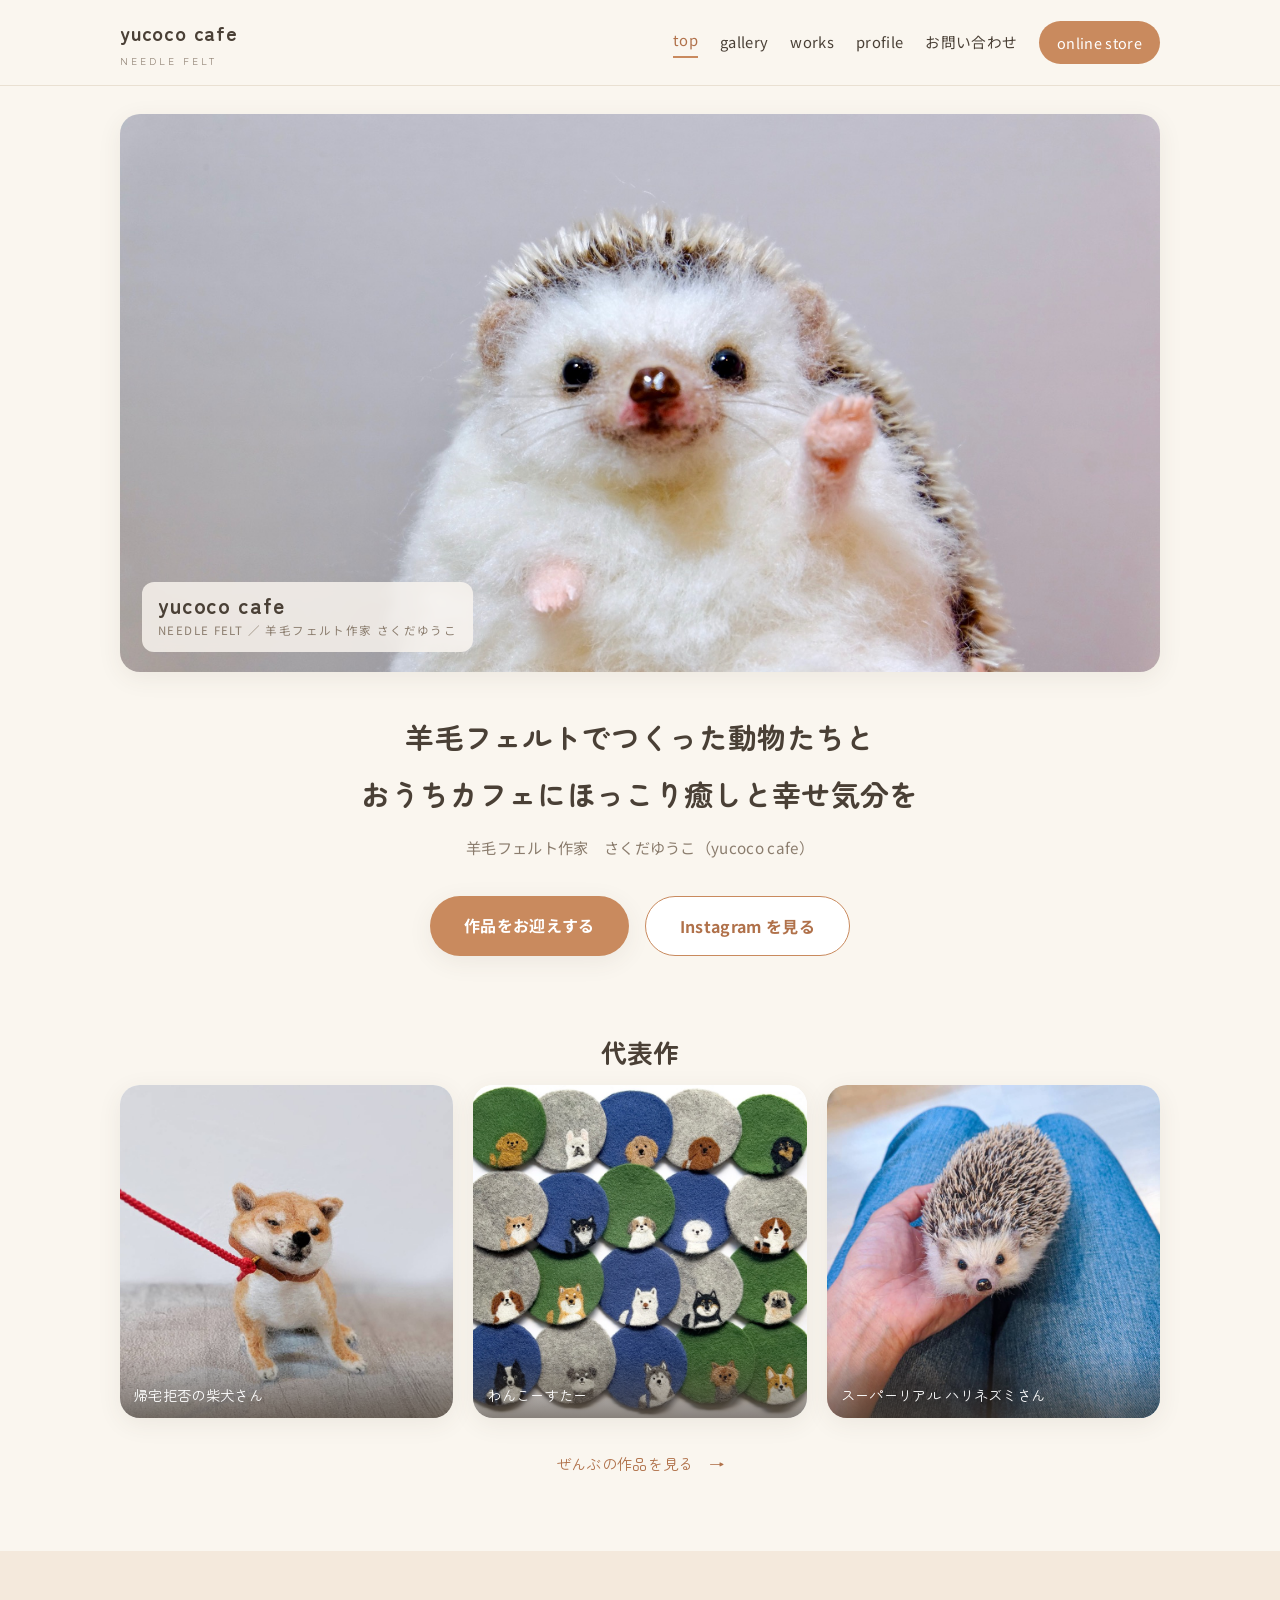
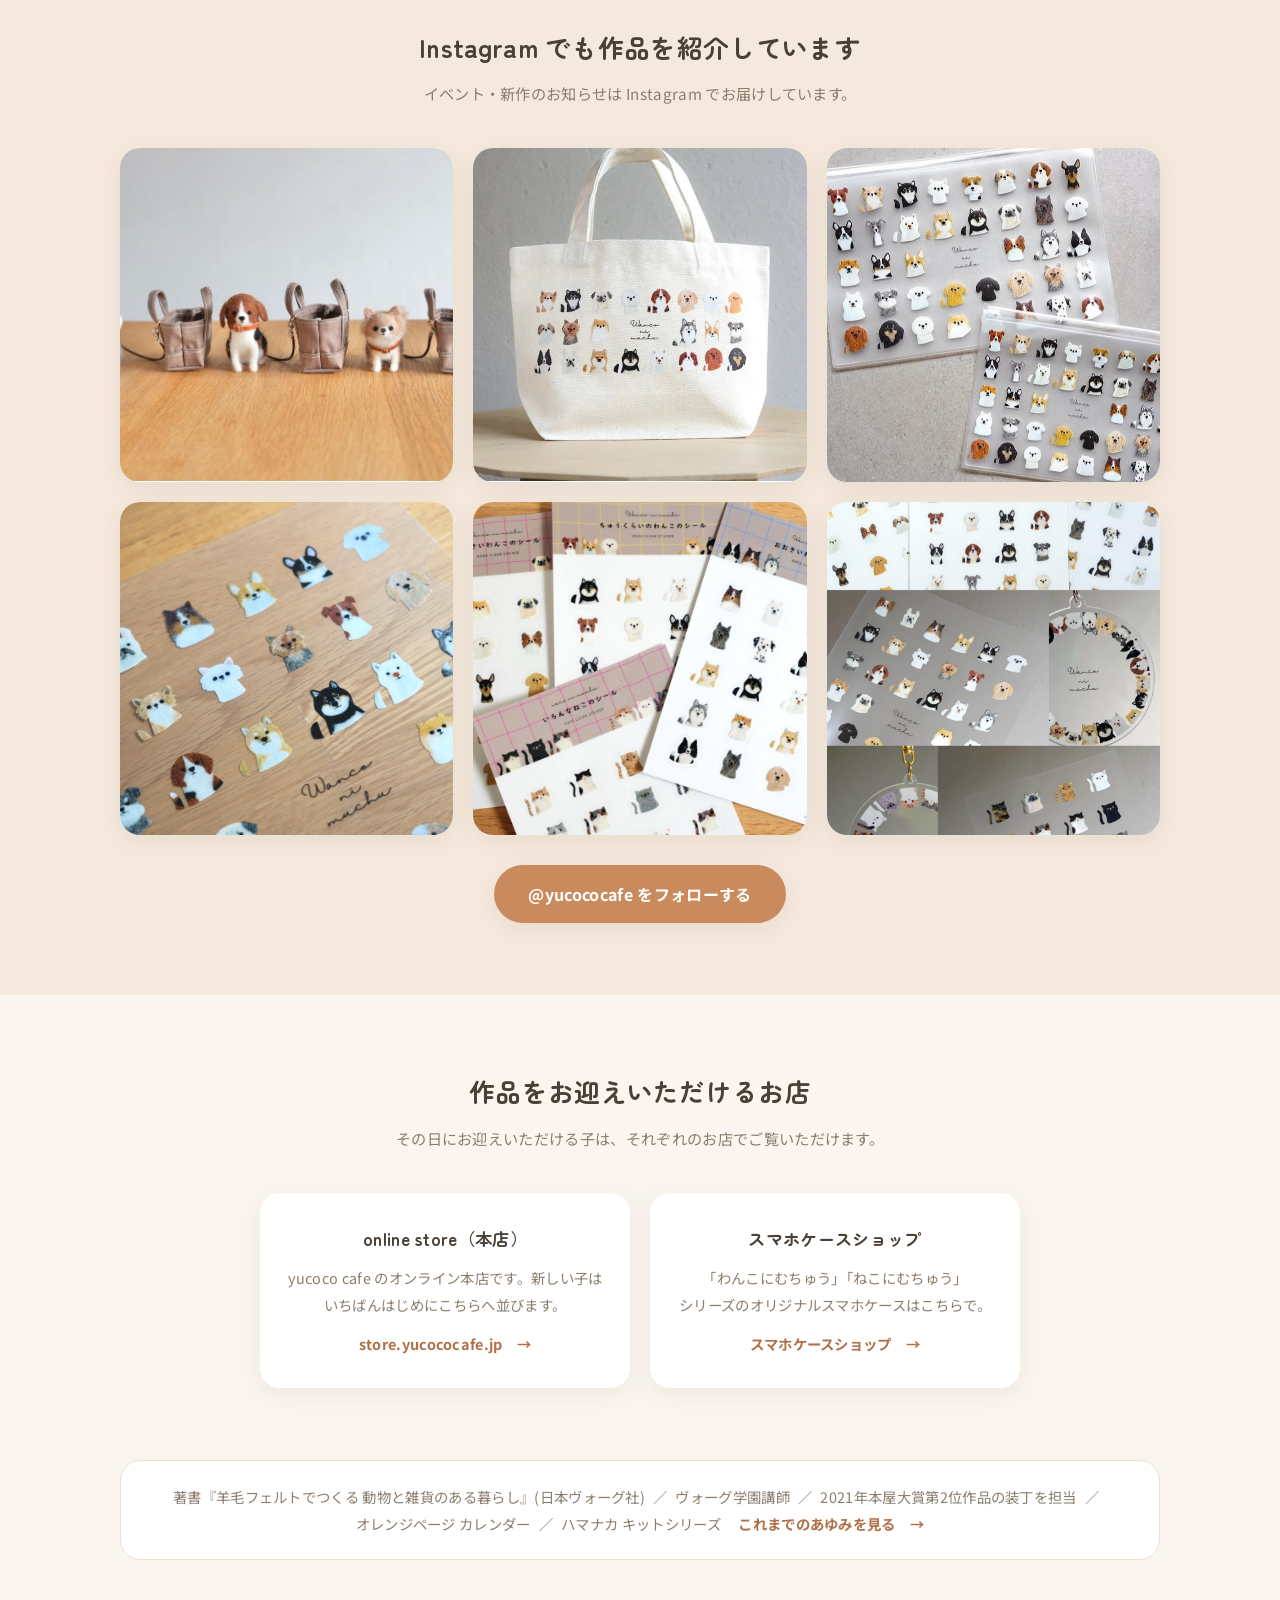
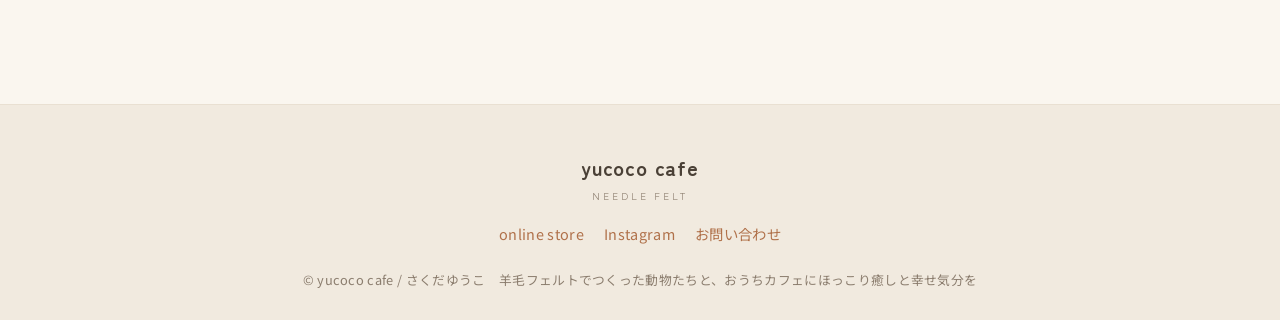
<file: index.html>
<!DOCTYPE html>
<html lang="ja">
<head>
<meta charset="UTF-8">
<meta name="viewport" content="width=device-width, initial-scale=1">
<title>羊毛フェルト yucoco cafe さくだゆうこ</title>
<meta name="description" content="羊毛フェルト作家さくだゆうこの公式サイト。はりねずみさんやきつねさんなど手のひらサイズの動物マスコット、がま口・ストラップ・インテリア雑貨をご紹介しています。おうちカフェにほっこり癒しを。">
<meta property="og:title" content="羊毛フェルト yucoco cafe さくだゆうこ">
<meta property="og:type" content="website">
<meta property="og:url" content="https://yucococafe.jp/">
<meta property="og:description" content="羊毛フェルト作家さくだゆうこの公式サイト。はりねずみさんやきつねさんなど手のひらサイズの動物マスコット、がま口・ストラップ・インテリア雑貨をご紹介しています。おうちカフェにほっこり癒しを。">
<!-- 要確認: 公開ドメインが yucococafe.jp で確定するまでの仮 URL。確定後に見直すこと -->
<meta property="og:image" content="https://yucococafe.jp/assets/img/hero.jpg">
<meta name="twitter:card" content="summary_large_image">
<link rel="preconnect" href="https://fonts.googleapis.com">
<link href="https://fonts.googleapis.com/css2?family=Zen+Maru+Gothic:wght@400;700&family=Noto+Sans+JP:wght@400;700&display=swap" rel="stylesheet">
<link rel="stylesheet" href="assets/style.css">
</head>
<body>

<header class="site-header">
  <div class="inner">
    <a href="index.html" class="wordmark">yucoco cafe<small>NEEDLE FELT</small></a>
    <nav class="nav">
      <a href="index.html" class="current">top</a>
      <a href="gallery.html">gallery</a>
      <a href="works.html">works</a>
      <a href="profile.html">profile</a>
      <a href="contact.html">お問い合わせ</a>
      <a href="https://store.yucococafe.jp" class="btn-store">online store</a>
    </nav>
  </div>
</header>

<main>

  <!-- 1. ヒーロー -->
  <section class="hero">
    <div class="hero-img">
      <img src="assets/img/hero.jpg" alt="両手を広げてお出迎えするはりねずみさん" width="1800" height="1200">
      <div class="hero-brand"><span class="hero-brand__name">yucoco cafe</span><span class="hero-brand__sub">NEEDLE FELT ／ 羊毛フェルト作家 さくだゆうこ</span></div>
    </div>
    <div class="hero-copy">
      <h1>羊毛フェルトでつくった動物たちと<br>おうちカフェにほっこり癒しと幸せ気分を</h1>
      <p>羊毛フェルト作家　さくだゆうこ（yucoco cafe）</p>
    </div>
    <!-- 2. CTA -->
    <div class="hero-cta">
      <a class="btn" href="https://store.yucococafe.jp" target="_blank" rel="noopener">作品をお迎えする</a>
      <a class="btn ghost" href="https://www.instagram.com/yucococafe/" target="_blank" rel="noopener">Instagram を見る</a>
    </div>
  </section>

  <!-- 2.5 代表作 -->
  <section class="section">
    <h2 class="section-title">代表作</h2>
    <div class="grid cols-3">
      <a class="tile" href="gallery.html"><img src="assets/img/thumbs/pop_kitaku.jpg" alt="おうちに帰りたくなくてふんばる柴犬さん" loading="lazy"><span class="cap">帰宅拒否の柴犬さん</span></a>
      <a class="tile" href="gallery.html"><img src="assets/img/thumbs/wc_wancoster.jpg" alt="いろいろな犬種がならぶ、わんこのコースター" loading="lazy"><span class="cap">わんこーすたー</span></a>
      <a class="tile" href="gallery.html"><img src="assets/img/thumbs/pop_superreal.jpg" alt="本物そっくりのスーパーリアルハリネズミさん" loading="lazy"><span class="cap">スーパーリアル ハリネズミさん</span></a>
    </div>
    <p class="more"><a href="gallery.html">ぜんぶの作品を見る　→</a></p>
  </section>

  <!-- 4. Instagram（お知らせはここに一本化・サイト内 news は持たない） -->
  <section class="section tinted">
    <div class="inner">
      <h2 class="section-title">Instagram でも作品を紹介しています</h2>
      <p class="section-lead">イベント・新作のお知らせは Instagram でお届けしています。</p>
      <!-- IG:START 自動更新ブロック (tools/instagram_sync.py が差し替える。手動編集も可) -->
      <div class="grid cols-3">
        <a class="tile" href="https://www.instagram.com/p/Db4yU13ARAp/" target="_blank" rel="noopener"><img src="assets/img/insta/01.jpg" alt="おでかけバッグにリードをつなぐ金具をつけたら、お利口さんに待っている風のわんこた" loading="lazy"></a>
        <a class="tile" href="https://www.instagram.com/p/DbevEhHgRXB/" target="_blank" rel="noopener"><img src="assets/img/insta/02.jpg" alt="トートバッグもたくさんリクエストをいただいていたので、あわせて販売することになり" loading="lazy"></a>
        <a class="tile" href="https://www.instagram.com/p/DbZ_SFuAbDz/" target="_blank" rel="noopener"><img src="assets/img/insta/03.jpg" alt="現在販売中のクリアファイル、クリアシールに加えて、たくさんのリクエストをいただい" loading="lazy"></a>
        <a class="tile" href="https://www.instagram.com/p/DbVY6Xjgb06/" target="_blank" rel="noopener"><img src="assets/img/insta/04.jpg" alt="販売スタートしました✨" loading="lazy"></a>
        <a class="tile" href="https://www.instagram.com/p/DbSr8FuAcfg/" target="_blank" rel="noopener"><img src="assets/img/insta/05.jpg" alt="わんこ・ねこにむちゅうクリアシール" loading="lazy"></a>
        <a class="tile" href="https://www.instagram.com/p/DbQTetfgeZ6/" target="_blank" rel="noopener"><img src="assets/img/insta/06.jpg" alt="新商品の販売のお知らせ" loading="lazy"></a>
      </div>
      <!-- IG:END -->
      <p class="more"><a class="btn" href="https://www.instagram.com/yucococafe/" target="_blank" rel="noopener">@yucococafe をフォローする</a></p>
    </div>
  </section>

  <!-- 5. 販路 -->
  <section class="section">
    <h2 class="section-title">作品をお迎えいただけるお店</h2>
    <p class="section-lead">その日にお迎えいただける子は、それぞれのお店でご覧いただけます。</p>
    <div class="grid cols-2 shop-grid">
      <div class="card shop-card">
        <h3>online store（本店）</h3>
        <p>yucoco cafe のオンライン本店です。新しい子はいちばんはじめにこちらへ並びます。</p>
        <p class="shop-link"><a href="https://store.yucococafe.jp" target="_blank" rel="noopener">store.yucococafe.jp　→</a></p>
      </div>
      <div class="card shop-card">
        <h3>スマホケースショップ</h3>
        <p>「わんこにむちゅう」「ねこにむちゅう」シリーズのオリジナルスマホケースはこちらで。</p>
        <p class="shop-link"><a href="https://yucococafe.base.shop" target="_blank" rel="noopener">スマホケースショップ　→</a></p>
      </div>
    </div>
  </section>

  <!-- 6. 実績ハイライト -->
  <section class="section credits-section">
    <p class="credits">
      <span class="credit">著書『羊毛フェルトでつくる 動物と雑貨のある暮らし』(日本ヴォーグ社)</span><span class="credit">ヴォーグ学園講師</span><span class="credit">2021年本屋大賞第2位作品の装丁を担当</span><span class="credit">オレンジページ カレンダー</span><span class="credit">ハマナカ キットシリーズ</span>
      <a href="works.html">これまでのあゆみを見る　→</a>
    </p>
  </section>

</main>

<footer class="site-footer">
  <div class="inner">
    <div class="wordmark">yucoco cafe<small>NEEDLE FELT</small></div>
    <div class="links">
      <a href="https://store.yucococafe.jp">online store</a>
      <a href="https://www.instagram.com/yucococafe/">Instagram</a>
      <a href="contact.html">お問い合わせ</a>
    </div>
    <p class="copy">© yucoco cafe / さくだゆうこ　羊毛フェルトでつくった動物たちと、おうちカフェにほっこり癒しと幸せ気分を</p>
  </div>
</footer>

<style>
/* index.html 固有の最小追加（style.css は変更しない） */
.more { text-align: center; margin-top: 30px; }
.more a:not(.btn) { font-size: 0.95rem; font-family: "Zen Maru Gothic", sans-serif; }
.shop-card { padding: 30px 24px; text-align: center; }
.shop-card h3 { font-size: 1.08rem; margin-bottom: 8px; }
.shop-card p { font-size: 0.9rem; color: var(--soft); }
.shop-card .shop-link { margin-top: 12px; }
.shop-card .shop-link a { color: var(--accent-deep); font-weight: 700; }
.credits-section { padding-top: 0; }
.credits {
  background: var(--paper); border: 1px solid var(--line); border-radius: var(--radius);
  padding: 22px 28px; text-align: center; font-size: 0.9rem; color: var(--soft);
}
.credits a { display: inline-block; margin-left: 14px; font-weight: 700; white-space: nowrap; }
.credits .credit { display: inline-block; white-space: nowrap; }
.credits .credit:not(:last-of-type)::after { content: "／"; margin: 0 8px; color: var(--muted); }
@media (max-width: 767px) {
  .shop-card { padding: 24px 18px; }
  .credits { padding: 20px 18px; }
  .credits a { display: block; margin: 10px 0 0; }
}
</style>

</body>
</html>
</file>
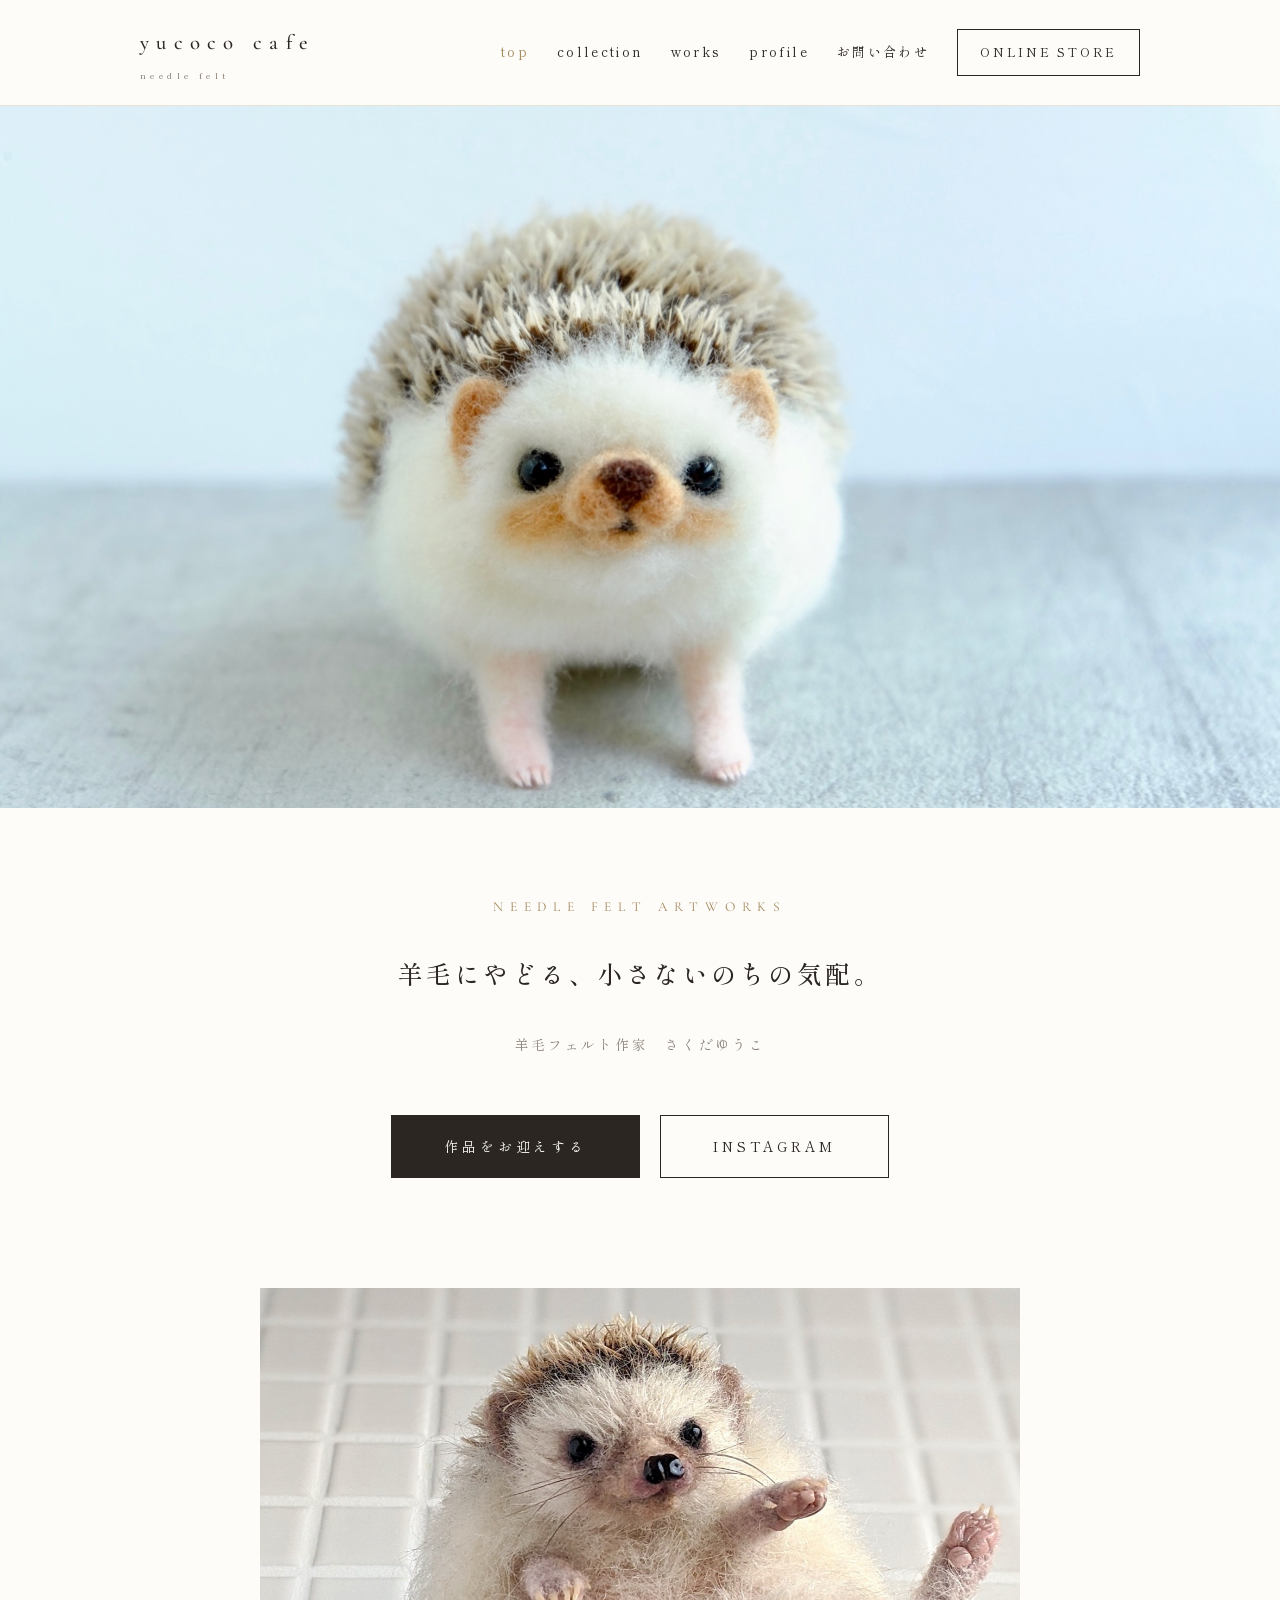
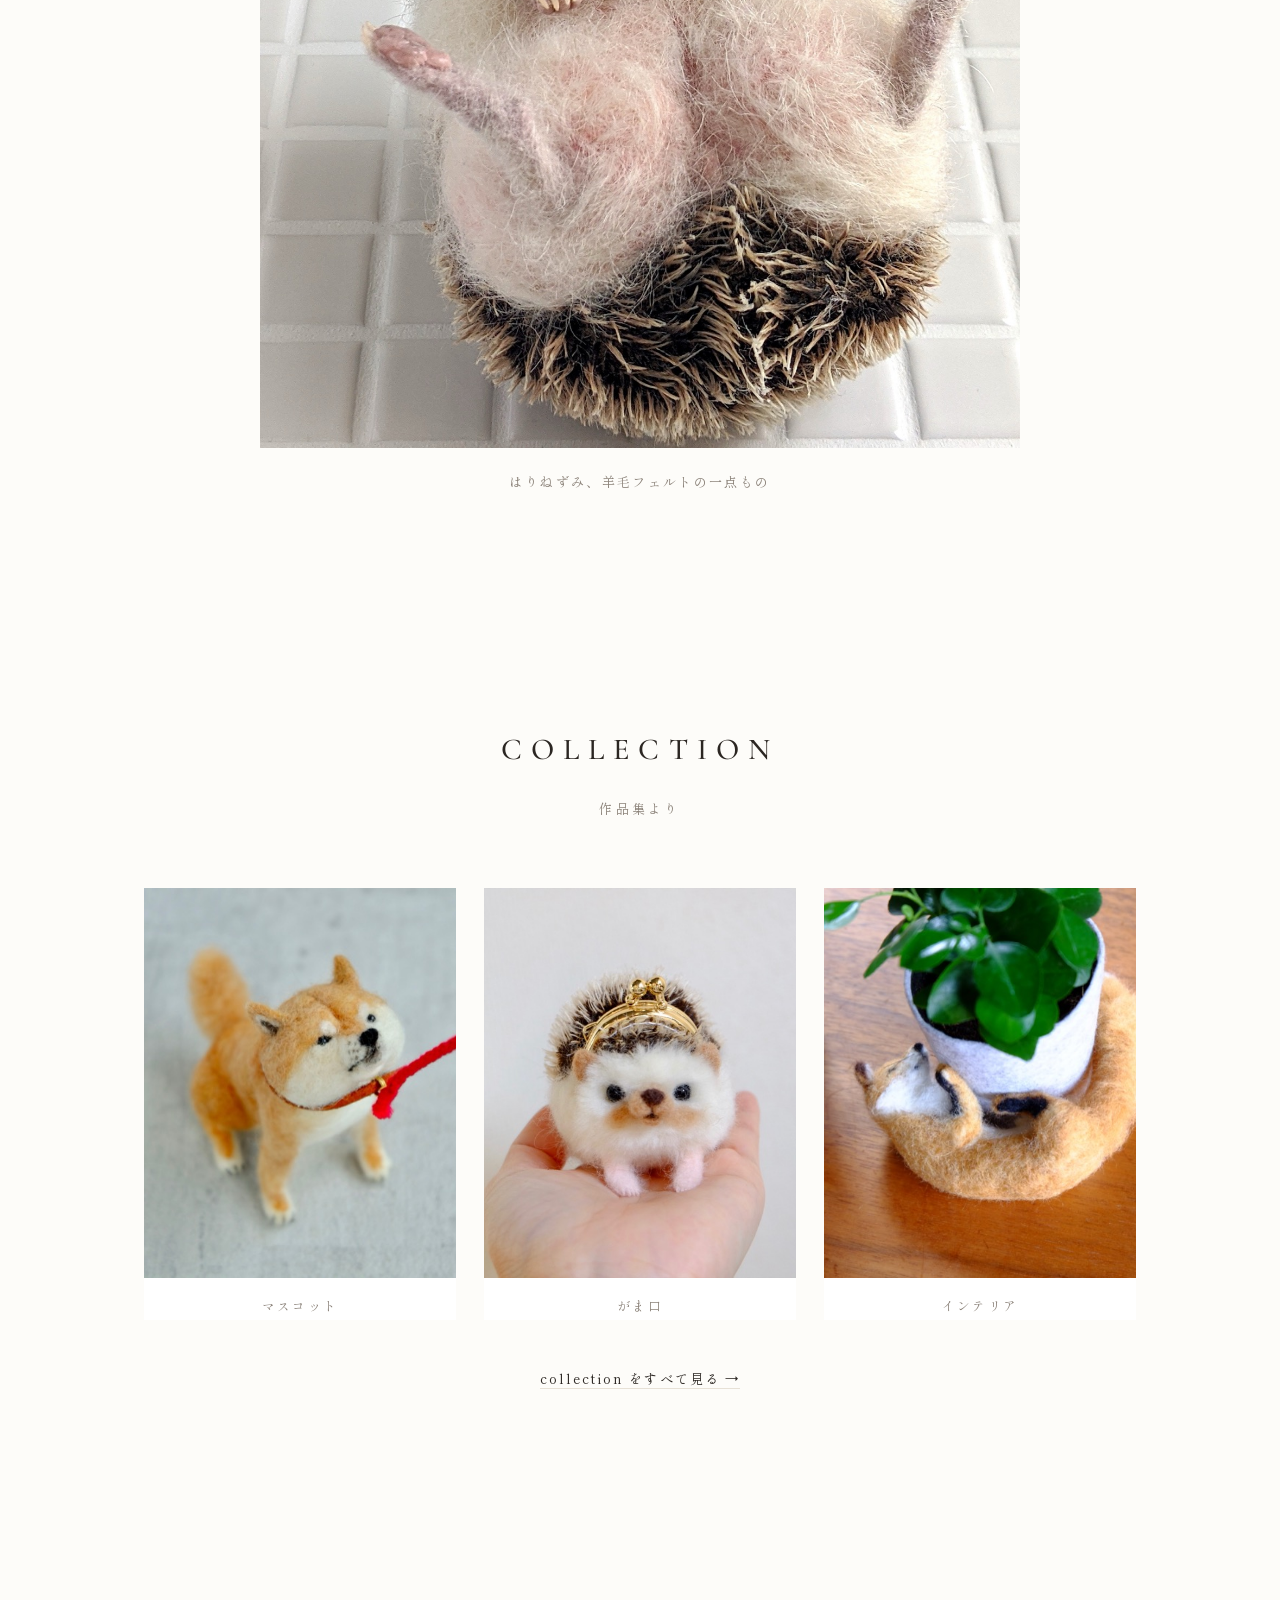
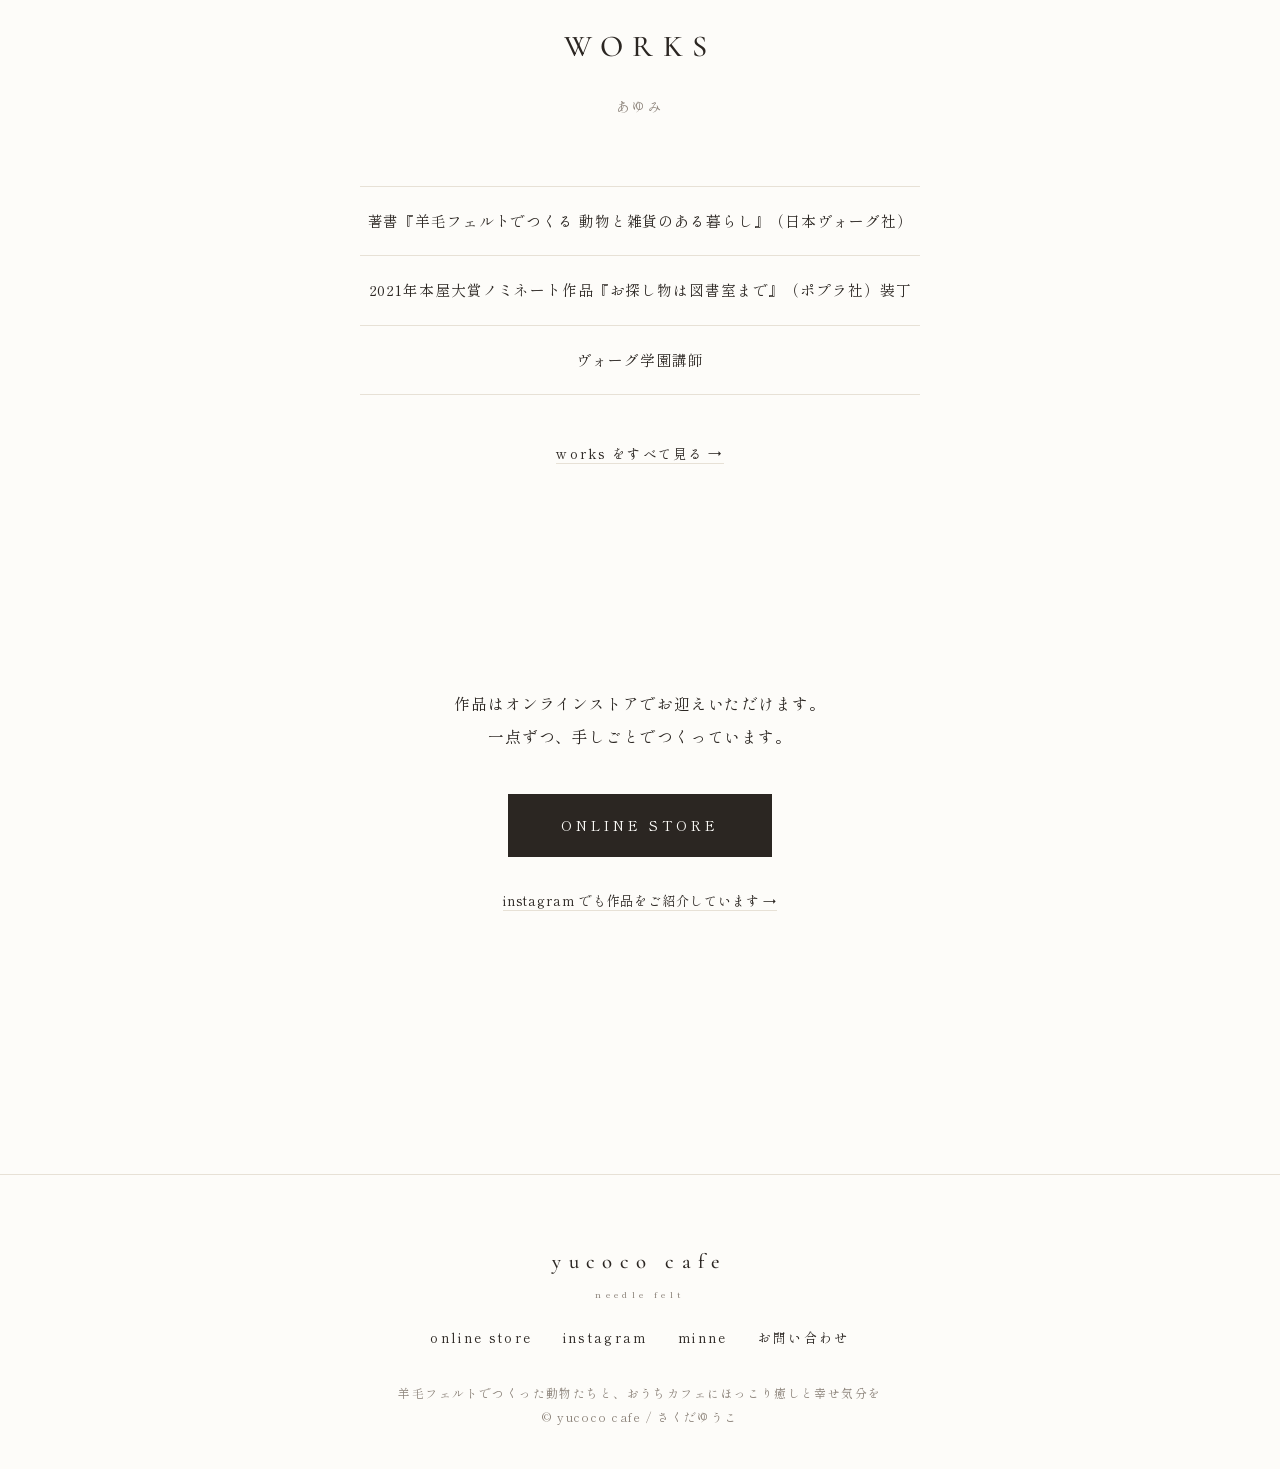
<file: b/index.html>
<!DOCTYPE html>
<html lang="ja">
<head>
<meta charset="UTF-8">
<meta name="viewport" content="width=device-width, initial-scale=1">
<title>yucoco cafe | 羊毛フェルト作家 さくだゆうこ</title>
<meta name="description" content="羊毛フェルト作家 さくだゆうこ（yucoco cafe）の作品集。マスコット・がま口・ストラップ・ステーショナリー・インテリアの一点ものを、静かな展示空間でご紹介します。">
<meta property="og:title" content="yucoco cafe | 羊毛フェルト作家 さくだゆうこ"><meta property="og:type" content="website">
<meta property="og:url" content="https://yucococafe.jp/b/index.html">
<meta property="og:description" content="羊毛フェルト作家 さくだゆうこ（yucoco cafe）の作品集。マスコット・がま口・ストラップ・ステーショナリー・インテリアの一点ものを、静かな展示空間でご紹介します。">
<!-- 要確認: 公開ドメインが yucococafe.jp / サブパス構成で確定するまでの仮 URL。確定後に見直すこと -->
<meta property="og:image" content="https://yucococafe.jp/b/assets/img/hero.jpg">
<meta name="twitter:card" content="summary_large_image">
<link rel="preconnect" href="https://fonts.googleapis.com">
<link href="https://fonts.googleapis.com/css2?family=Shippori+Mincho:wght@400;500;600&family=Cormorant+Garamond:wght@400;500&display=swap" rel="stylesheet">
<link rel="stylesheet" href="assets/style.css">
</head>
<body>
<header class="site-header">
  <div class="inner">
    <a href="index.html" class="wordmark">yucoco cafe<small>NEEDLE FELT</small></a>
    <nav class="nav">
      <a href="index.html" class="current">top</a>
      <a href="gallery.html">collection</a>
      <a href="works.html">works</a>
      <a href="profile.html">profile</a>
      <a href="contact.html">お問い合わせ</a>
      <a href="https://store.yucococafe.jp" class="btn-store">ONLINE STORE</a>
    </nav>
  </div>
</header>

<section class="hero">
  <div class="hero-img">
    <img src="assets/img/hero.jpg" alt="白い背景の前にまっすぐ立つはりねずみのマスコット" loading="eager">
  </div>
  <div class="hero-copy">
    <p class="en">NEEDLE FELT ARTWORKS</p>
    <h1>羊毛にやどる、小さないのちの気配。</h1>
    <p class="byline">羊毛フェルト作家　さくだゆうこ</p>
  </div>
  <div class="hero-cta">
    <a href="https://store.yucococafe.jp" class="btn filled">作品をお迎えする</a>
    <a href="https://www.instagram.com/yucococafe/" class="btn">INSTAGRAM</a>
  </div>
</section>

<section class="section reveal">
  <div class="feature-piece">
    <figure>
      <img src="assets/img/featured.jpg" alt="白いタイルの上で仰向けになり、両手を挙げるはりねずみのマスコット" loading="lazy">
      <figcaption>はりねずみ、羊毛フェルトの一点もの</figcaption>
    </figure>
  </div>
</section>

<section class="section reveal">
  <h2 class="section-title">COLLECTION</h2>
  <p class="section-sub">作品集より</p>
  <div class="grid cols-3">
    <a class="piece" href="gallery.html">
      <figure>
        <img src="assets/img/thumbs/190821191905-5d5d1a991a01c.jpg" alt="赤いひもを首もとに揺らして佇む柴犬のマスコット" loading="lazy">
        <figcaption>マスコット</figcaption>
      </figure>
    </a>
    <a class="piece" href="gallery.html">
      <figure>
        <img src="assets/img/thumbs/190821192304-5d5d1b8810efd.jpg" alt="手のひらに乗せた、頭に金具の口金がついたはりねずみのがま口" loading="lazy">
        <figcaption>がま口</figcaption>
      </figure>
    </a>
    <a class="piece" href="gallery.html">
      <figure>
        <img src="assets/img/thumbs/190821195125-5d5d222dc4b3b.jpg" alt="植木鉢のふちに沿って丸くなり、上を見上げるきつね" loading="lazy">
        <figcaption>インテリア</figcaption>
      </figure>
    </a>
  </div>
  <p class="collection-more"><a href="gallery.html">collection をすべて見る &rarr;</a></p>
</section>

<section class="section reveal">
  <h2 class="section-title">WORKS</h2>
  <p class="section-sub">あゆみ</p>
  <ul class="works-teaser">
    <li>著書『羊毛フェルトでつくる 動物と雑貨のある暮らし』（日本ヴォーグ社）</li>
    <li>2021年本屋大賞ノミネート作品『お探し物は図書室まで』（ポプラ社）装丁</li>
    <li>ヴォーグ学園講師</li>
  </ul>
  <p class="collection-more"><a href="works.html">works をすべて見る &rarr;</a></p>
</section>

<section class="section reveal store-guide">
  <p>作品はオンラインストアでお迎えいただけます。<br>一点ずつ、手しごとでつくっています。</p>
  <a href="https://store.yucococafe.jp" class="btn filled">ONLINE STORE</a>
  <p class="store-guide-sub"><a href="https://www.instagram.com/yucococafe/">instagram でも作品をご紹介しています &rarr;</a></p>
</section>

<footer class="site-footer">
  <div class="inner">
    <div class="wordmark">yucoco cafe<small>NEEDLE FELT</small></div>
    <div class="links">
      <a href="https://store.yucococafe.jp">online store</a>
      <a href="https://www.instagram.com/yucococafe/">instagram</a>
      <a href="https://minne.com/@856">minne</a>
      <a href="contact.html">お問い合わせ</a>
    </div>
    <p class="copy">羊毛フェルトでつくった動物たちと、おうちカフェにほっこり癒しと幸せ気分を<br>© yucoco cafe / さくだゆうこ</p>
  </div>
</footer>

<style>
  /* index.html 固有の最小追加 */
  .feature-piece figcaption { margin-top: 20px; text-align: center; font-size: 0.82rem; color: var(--muted); letter-spacing: 0.18em; }
  .collection-more { text-align: center; margin-top: 44px; font-size: 0.84rem; letter-spacing: 0.16em; }
  .collection-more a { border-bottom: 1px solid var(--line); }
  .grid.cols-3 a.piece { display: block; }

  .works-teaser { list-style: none; max-width: 560px; margin: 0 auto; text-align: center; }
  .works-teaser li { padding: 18px 0; border-bottom: 1px solid var(--line); font-size: 0.92rem; letter-spacing: 0.06em; }
  .works-teaser li:first-child { border-top: 1px solid var(--line); }

  .store-guide { text-align: center; }
  .store-guide p { font-size: 0.98rem; line-height: 2.1; margin-bottom: 40px; }
  .store-guide-sub { margin-top: 30px !important; font-size: 0.82rem !important; }
  .store-guide-sub a { border-bottom: 1px solid var(--line); }

  /* レビュー指摘対応: 768-899px 帯のヘッダー2段折返し(151.9px肥大)・320-375pxのnav圧迫を縮退 */
  @media (min-width: 768px) and (max-width: 899px) {
    .nav { gap: 18px; }
    .nav .btn-store { display: none; }
    .wordmark small { display: none; }
  }
  @media (max-width: 400px) {
    .nav { gap: 12px; }
    .nav a { font-size: 0.72rem; letter-spacing: 0.1em; }
  }
</style>

<script src="assets/reveal.js"></script>
</body>
</html>
</file>
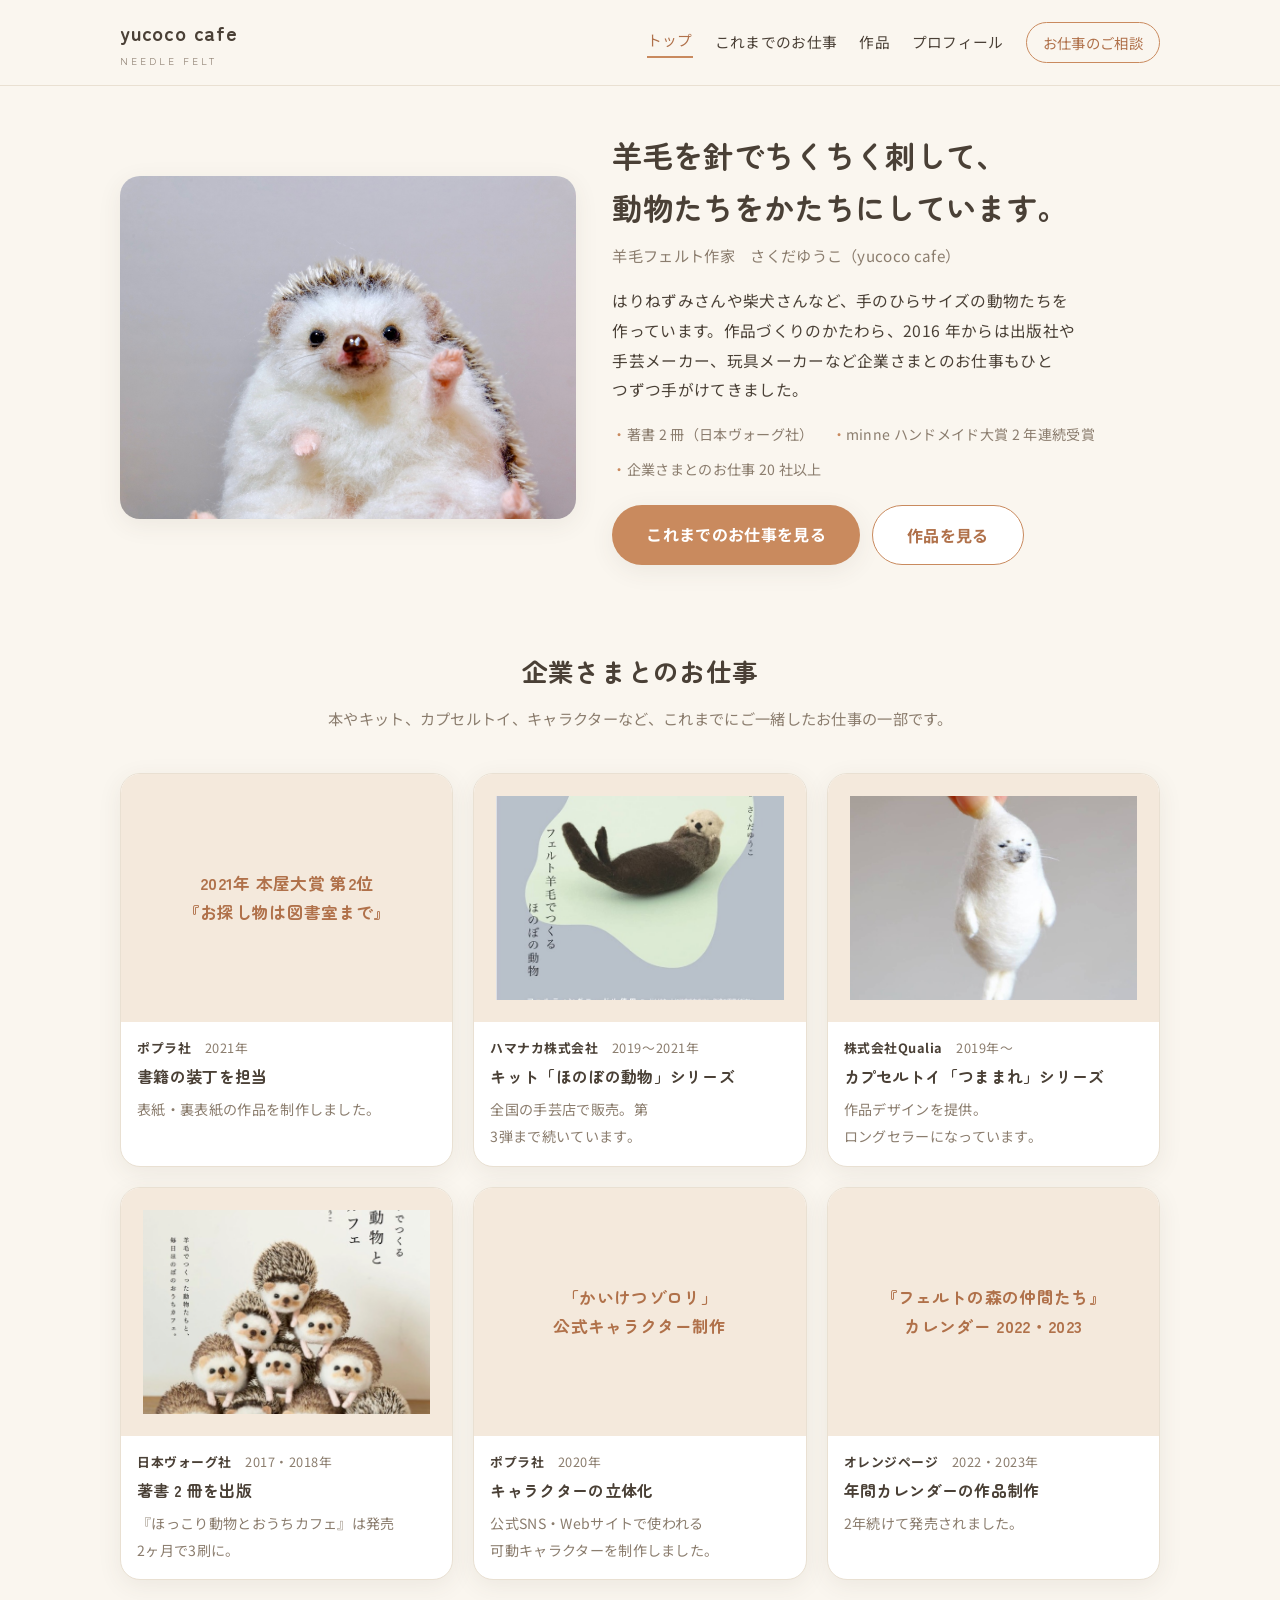
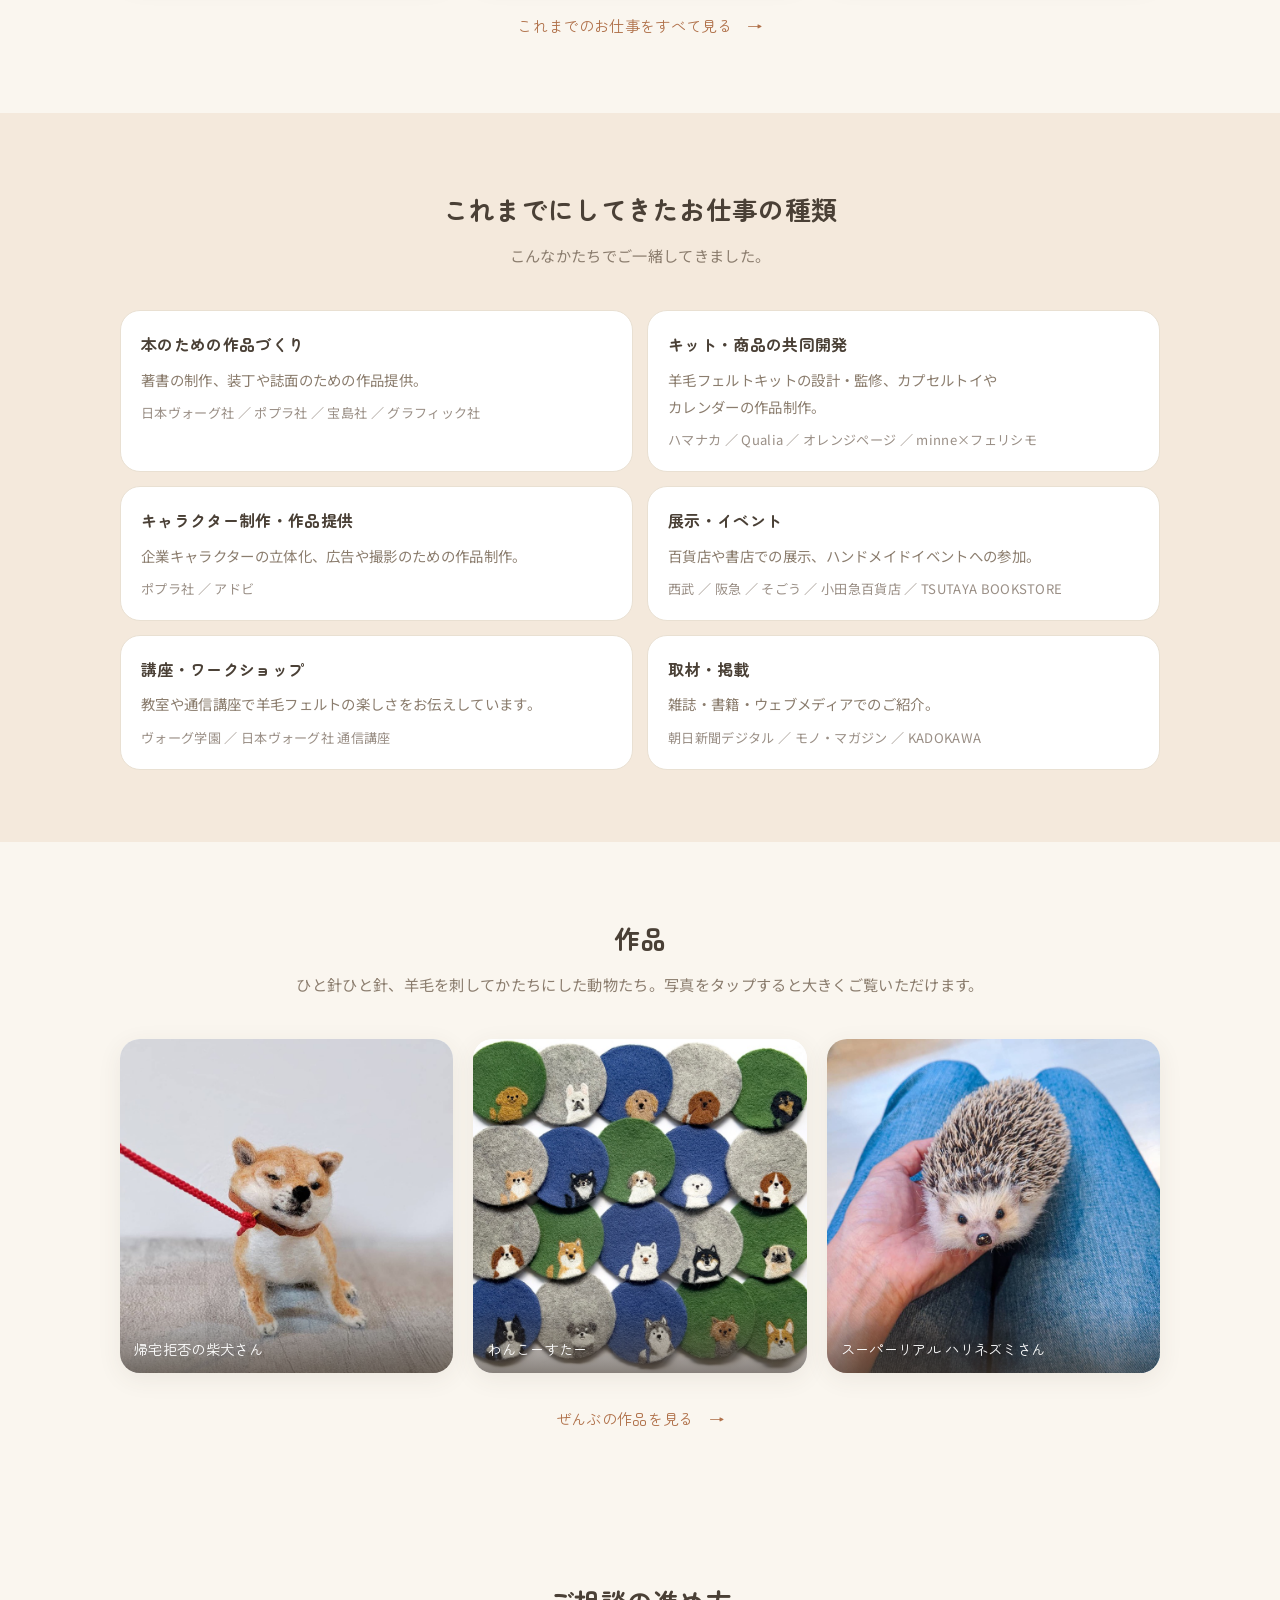
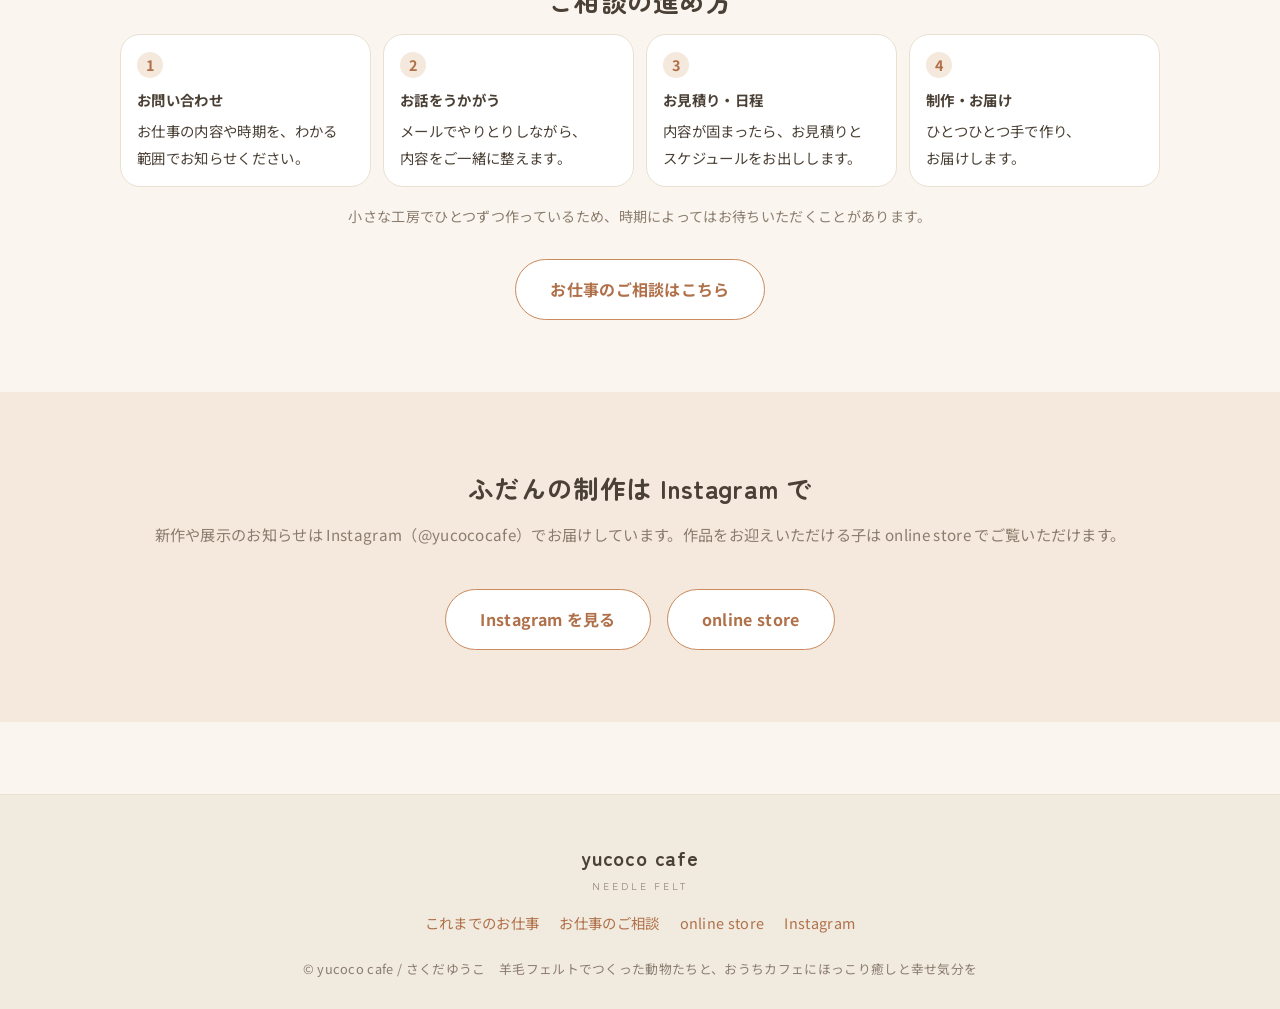
<file: c/index.html>
<!DOCTYPE html>
<html lang="ja">
<head>
<meta charset="UTF-8">
<meta name="viewport" content="width=device-width, initial-scale=1">
<title>羊毛フェルト yucoco cafe さくだゆうこ</title>
<meta name="description" content="羊毛フェルト作家 さくだゆうこ（yucoco cafe）の公式サイト。出版社・手芸メーカー・玩具メーカーなど企業さまとのお仕事（著書、キット、カプセルトイ、装丁、キャラクター制作）と作品をご紹介しています。">
<link rel="preconnect" href="https://fonts.googleapis.com">
<link href="https://fonts.googleapis.com/css2?family=Zen+Maru+Gothic:wght@400;700&family=Noto+Sans+JP:wght@400;700&display=swap" rel="stylesheet">
<link rel="stylesheet" href="../assets/style.css">
<link rel="stylesheet" href="assets/c.css">
</head>
<body>
<header class="site-header">
  <div class="inner">
    <a href="index.html" class="wordmark">yucoco cafe<small>NEEDLE FELT</small></a>
    <nav class="nav">
      <a href="index.html" class="current">トップ</a>
      <a href="oshigoto.html">これまでのお仕事</a>
      <a href="gallery.html">作品</a>
      <a href="profile.html">プロフィール</a>
      <a href="contact.html" class="btn-consult">お仕事のご相談</a>
    </nav>
  </div>
</header>
<main>

  <!-- 1. 自己紹介 (控えめなヒーロー) -->
  <section class="c-hero">
    <div class="photo"><img src="../assets/img/hero.jpg" alt="両手を広げてお出迎えするはりねずみさん" width="1800" height="1200"></div>
    <div>
      <h1>羊毛を針でちくちく刺して、<br>動物たちをかたちにしています。</h1>
      <p class="name">羊毛フェルト作家　さくだゆうこ（yucoco cafe）</p>
      <p class="intro">はりねずみさんや柴犬さんなど、手のひらサイズの動物たちを作っています。作品づくりのかたわら、2016 年からは出版社や手芸メーカー、玩具メーカーなど企業さまとのお仕事もひとつずつ手がけてきました。</p>
      <div class="facts"><span>著書 2 冊（日本ヴォーグ社）</span><span>minne ハンドメイド大賞 2 年連続受賞</span><span>企業さまとのお仕事 20 社以上</span></div>
      <div class="links">
        <a class="btn" href="oshigoto.html">これまでのお仕事を見る</a>
        <a class="btn ghost" href="gallery.html">作品を見る</a>
      </div>
    </div>
  </section>

  <!-- 2. 企業さまとのお仕事 (代表 6 件) -->
  <section class="section">
    <h2 class="section-title">企業さまとのお仕事</h2>
    <p class="section-lead">本やキット、カプセルトイ、キャラクターなど、これまでにご一緒したお仕事の一部です。</p>
    <div class="job-cards">
      <a class="job-card" href="oshigoto.html#g2">
        <div class="pic"><div class="title-only">2021年 本屋大賞 第2位<br>『お探し物は図書室まで』</div></div>
        <div class="body"><div class="co"><b>ポプラ社</b>　2021年</div><h3>書籍の装丁を担当</h3><p>表紙・裏表紙の作品を制作しました。</p></div>
      </a>
      <a class="job-card" href="oshigoto.html#g1">
        <div class="pic"><img src="../assets/img/thumbs/kit_hamanaka.jpg" alt="ハマナカ フェルト羊毛でつくる ほのぼの動物 キットのパッケージ" loading="lazy"></div>
        <div class="body"><div class="co"><b>ハマナカ株式会社</b>　2019〜2021年</div><h3>キット「ほのぼの動物」シリーズ</h3><p>全国の手芸店で販売。第3弾まで続いています。</p></div>
      </a>
      <a class="job-card" href="oshigoto.html#g1">
        <div class="pic"><img src="../assets/img/thumbs/pop_azarashi.jpg" alt="首根っこをつままれて運ばれるアザラシさん" loading="lazy"></div>
        <div class="body"><div class="co"><b>株式会社Qualia</b>　2019年〜</div><h3>カプセルトイ「つままれ」シリーズ</h3><p>作品デザインを提供。ロングセラーになっています。</p></div>
      </a>
      <a class="job-card" href="oshigoto.html#g0">
        <div class="pic"><img src="../assets/img/profile.jpg" alt="著書『羊毛フェルトでつくる ほっこり動物とおうちカフェ』の表紙" loading="lazy"></div>
        <div class="body"><div class="co"><b>日本ヴォーグ社</b>　2017・2018年</div><h3>著書 2 冊を出版</h3><p>『ほっこり動物とおうちカフェ』は発売2ヶ月で3刷に。</p></div>
      </a>
      <a class="job-card" href="oshigoto.html#g2">
        <div class="pic"><div class="title-only">「かいけつゾロリ」<br>公式キャラクター制作</div></div>
        <div class="body"><div class="co"><b>ポプラ社</b>　2020年</div><h3>キャラクターの立体化</h3><p>公式SNS・Webサイトで使われる可動キャラクターを制作しました。</p></div>
      </a>
      <a class="job-card" href="oshigoto.html#g1">
        <div class="pic"><div class="title-only">『フェルトの森の仲間たち』<br>カレンダー 2022・2023</div></div>
        <div class="body"><div class="co"><b>オレンジページ</b>　2022・2023年</div><h3>年間カレンダーの作品制作</h3><p>2年続けて発売されました。</p></div>
      </a>
    </div>
    <p class="more"><a href="oshigoto.html">これまでのお仕事をすべて見る　→</a></p>
  </section>

  <!-- 3. お仕事の種類 -->
  <section class="section tinted">
    <div class="inner">
      <h2 class="section-title">これまでにしてきたお仕事の種類</h2>
      <p class="section-lead">こんなかたちでご一緒してきました。</p>
      <div class="types">
        <div class="type"><h3>本のための作品づくり</h3><p>著書の制作、装丁や誌面のための作品提供。</p><div class="ex">日本ヴォーグ社 ／ ポプラ社 ／ 宝島社 ／ グラフィック社</div></div>
        <div class="type"><h3>キット・商品の共同開発</h3><p>羊毛フェルトキットの設計・監修、カプセルトイやカレンダーの作品制作。</p><div class="ex">ハマナカ ／ Qualia ／ オレンジページ ／ minne×フェリシモ</div></div>
        <div class="type"><h3>キャラクター制作・作品提供</h3><p>企業キャラクターの立体化、広告や撮影のための作品制作。</p><div class="ex">ポプラ社 ／ アドビ</div></div>
        <div class="type"><h3>展示・イベント</h3><p>百貨店や書店での展示、ハンドメイドイベントへの参加。</p><div class="ex">西武 ／ 阪急 ／ そごう ／ 小田急百貨店 ／ TSUTAYA BOOKSTORE</div></div>
        <div class="type"><h3>講座・ワークショップ</h3><p>教室や通信講座で羊毛フェルトの楽しさをお伝えしています。</p><div class="ex">ヴォーグ学園 ／ 日本ヴォーグ社 通信講座</div></div>
        <div class="type"><h3>取材・掲載</h3><p>雑誌・書籍・ウェブメディアでのご紹介。</p><div class="ex">朝日新聞デジタル ／ モノ・マガジン ／ KADOKAWA</div></div>
      </div>
    </div>
  </section>

  <!-- 4. 作品 -->
  <section class="section">
    <h2 class="section-title">作品</h2>
    <p class="section-lead">ひと針ひと針、羊毛を刺してかたちにした動物たち。写真をタップすると大きくご覧いただけます。</p>
    <div class="grid cols-3">
      <a class="tile" href="gallery.html"><img src="../assets/img/thumbs/pop_kitaku.jpg" alt="おうちに帰りたくなくてふんばる柴犬さん" loading="lazy"><span class="cap">帰宅拒否の柴犬さん</span></a>
      <a class="tile" href="gallery.html"><img src="../assets/img/thumbs/wc_wancoster.jpg" alt="いろいろな犬種がならぶ、わんこのコースター" loading="lazy"><span class="cap">わんこーすたー</span></a>
      <a class="tile" href="gallery.html"><img src="../assets/img/thumbs/pop_superreal.jpg" alt="本物そっくりのスーパーリアルハリネズミさん" loading="lazy"><span class="cap">スーパーリアル ハリネズミさん</span></a>
    </div>
    <p class="more"><a href="gallery.html">ぜんぶの作品を見る　→</a></p>
  </section>

  <!-- 5. ご相談の進め方 -->
  <section class="section">
    <h2 class="section-title">ご相談の進め方</h2>
    <div class="steps">
      <div class="step"><b>お問い合わせ</b>お仕事の内容や時期を、わかる範囲でお知らせください。</div>
      <div class="step"><b>お話をうかがう</b>メールでやりとりしながら、内容をご一緒に整えます。</div>
      <div class="step"><b>お見積り・日程</b>内容が固まったら、お見積りとスケジュールをお出しします。</div>
      <div class="step"><b>制作・お届け</b>ひとつひとつ手で作り、お届けします。</div>
    </div>
    <p class="step-note">小さな工房でひとつずつ作っているため、時期によってはお待ちいただくことがあります。</p>
    <p class="more"><a class="btn ghost" href="contact.html">お仕事のご相談はこちら</a></p>
  </section>

  <!-- 6. Instagram / 個人のお客さま -->
  <section class="section tinted">
    <div class="inner">
      <h2 class="section-title">ふだんの制作は Instagram で</h2>
      <p class="section-lead">新作や展示のお知らせは Instagram（@yucococafe）でお届けしています。作品をお迎えいただける子は online store でご覧いただけます。</p>
      <p class="more"><a class="btn ghost" href="https://www.instagram.com/yucococafe/" target="_blank" rel="noopener">Instagram を見る</a>　<a class="btn ghost" href="https://store.yucococafe.jp" target="_blank" rel="noopener">online store</a></p>
    </div>
  </section>

</main>
<footer class="site-footer">
  <div class="inner">
    <div class="wordmark">yucoco cafe<small>NEEDLE FELT</small></div>
    <div class="links">
      <a href="oshigoto.html">これまでのお仕事</a>
      <a href="contact.html">お仕事のご相談</a>
      <a href="https://store.yucococafe.jp">online store</a>
      <a href="https://www.instagram.com/yucococafe/">Instagram</a>
    </div>
    <p class="copy">© yucoco cafe / さくだゆうこ　羊毛フェルトでつくった動物たちと、おうちカフェにほっこり癒しと幸せ気分を</p>
  </div>
</footer>
</body>
</html>
</file>
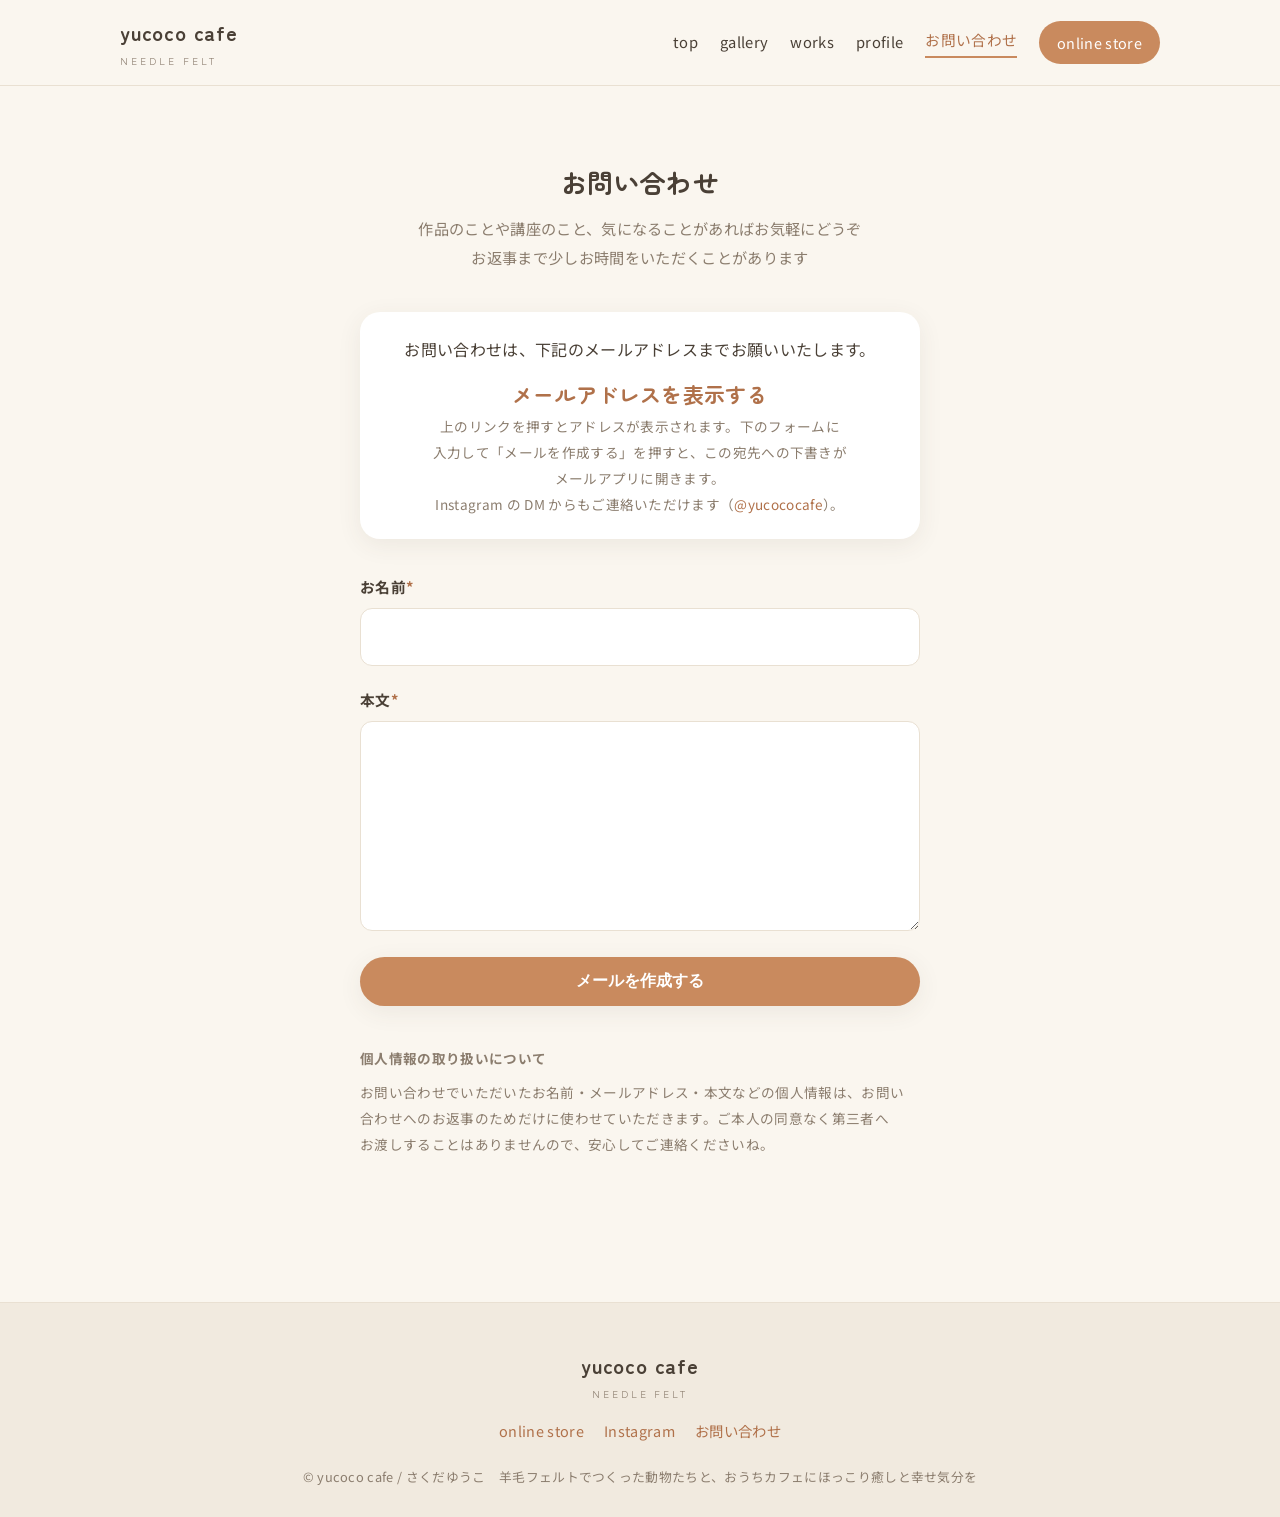
<file: contact.html>
<!DOCTYPE html>
<html lang="ja">
<head>
<meta charset="UTF-8">
<meta name="viewport" content="width=device-width, initial-scale=1">
<title>お問い合わせ | 羊毛フェルト yucoco cafe さくだゆうこ</title>
<meta name="description" content="羊毛フェルトの作品や講座について、yucoco cafe さくだゆうこへのお問い合わせページです。お名前・メールアドレス・ご用件をお送りください。">
<meta property="og:title" content="お問い合わせ | 羊毛フェルト yucoco cafe さくだゆうこ"><meta property="og:type" content="website">
<meta property="og:url" content="https://yucococafe.jp/contact.html">
<meta property="og:description" content="羊毛フェルトの作品や講座について、yucoco cafe さくだゆうこへのお問い合わせページです。お名前・メールアドレス・ご用件をお送りください。">
<!-- 要確認: 公開ドメインが yucococafe.jp で確定するまでの仮 URL。確定後に見直すこと -->
<meta property="og:image" content="https://yucococafe.jp/assets/img/hero.jpg">
<meta name="twitter:card" content="summary_large_image">
<link rel="preconnect" href="https://fonts.googleapis.com">
<link href="https://fonts.googleapis.com/css2?family=Zen+Maru+Gothic:wght@400;700&family=Noto+Sans+JP:wght@400;700&display=swap" rel="stylesheet">
<link rel="stylesheet" href="assets/style.css">
</head>
<body>

<header class="site-header">
  <div class="inner">
    <a href="index.html" class="wordmark">yucoco cafe<small>NEEDLE FELT</small></a>
    <nav class="nav">
      <a href="index.html">top</a>
      <a href="gallery.html">gallery</a>
      <a href="works.html">works</a>
      <a href="profile.html">profile</a>
      <a href="contact.html" class="current">お問い合わせ</a>
      <a href="https://store.yucococafe.jp" class="btn-store">online store</a>
    </nav>
  </div>
</header>

<section class="section">
  <h1 class="section-title">お問い合わせ</h1>
  <p class="section-lead">作品のことや講座のこと、気になることがあればお気軽にどうぞ<br>お返事まで少しお時間をいただくことがあります</p>

  <div class="card contact-notice">
    <p>お問い合わせは、下記のメールアドレスまでお願いいたします。</p>
    <p class="contact-email"><a href="#" id="yc-mail" data-u="info" data-d="yucococafe.jp" rel="nofollow">メールアドレスを表示する</a></p>
    <noscript><p class="contact-sub">メール: info（アットマーク）yucococafe.jp</p></noscript>
    <p class="contact-sub">上のリンクを押すとアドレスが表示されます。下のフォームに入力して「メールを作成する」を押すと、この宛先への下書きがメールアプリに開きます。<br>Instagram の DM からもご連絡いただけます（<a href="https://www.instagram.com/yucococafe/">@yucococafe</a>）。</p>
  </div>

  <form class="form" id="contact-form">
    <div>
      <label for="name">お名前<span aria-hidden="true">*</span></label>
      <input type="text" id="name" name="name" required autocomplete="name">
    </div>
    <div>
      <label for="message">本文<span aria-hidden="true">*</span></label>
      <textarea id="message" name="message" rows="6" required></textarea>
    </div>
    <button type="submit" class="btn">メールを作成する</button>
  </form>

  <div class="form-note contact-privacy">
    <p><strong>個人情報の取り扱いについて</strong></p>
    <p>お問い合わせでいただいたお名前・メールアドレス・本文などの個人情報は、お問い合わせへのお返事のためだけに使わせていただきます。ご本人の同意なく第三者へお渡しすることはありませんので、安心してご連絡くださいね。</p>
  </div>
</section>

<footer class="site-footer">
  <div class="inner">
    <div class="wordmark">yucoco cafe<small>NEEDLE FELT</small></div>
    <div class="links">
      <a href="https://store.yucococafe.jp">online store</a>
      <a href="https://www.instagram.com/yucococafe/">Instagram</a>
      <a href="contact.html">お問い合わせ</a>
    </div>
    <p class="copy">© yucoco cafe / さくだゆうこ　羊毛フェルトでつくった動物たちと、おうちカフェにほっこり癒しと幸せ気分を</p>
  </div>
</footer>

<script>
  // メールアドレスは収集ボット対策のため HTML に直書きせず、表示時に組み立てる
  var ycMail = document.getElementById('yc-mail');
  function ycAddr() { return ycMail.getAttribute('data-u') + '@' + ycMail.getAttribute('data-d'); }
  ycMail.addEventListener('click', function (e) {
    e.preventDefault();
    ycMail.textContent = ycAddr();
    ycMail.setAttribute('href', 'mailto:' + ycAddr());
  });
  // フォーム内容からメール下書きを開く
  document.getElementById('contact-form').addEventListener('submit', function (e) {
    e.preventDefault();
    var name = document.getElementById('name').value.trim();
    var message = document.getElementById('message').value.trim();
    var subject = 'ホームページからのお問い合わせ（' + name + ' 様）';
    var body = 'お名前: ' + name + '\n\n' + message;
    location.href = 'mailto:' + ycAddr() + '?subject=' + encodeURIComponent(subject) + '&body=' + encodeURIComponent(body);
  });
</script>

<style>
  .contact-notice { max-width: 560px; margin: 24px auto 32px; padding: 22px 26px; text-align: center; }
  .contact-notice p + p { margin-top: 10px; }
  .contact-email a { font-family: "Zen Maru Gothic", sans-serif; font-size: 1.3rem; font-weight: 700; color: var(--accent-deep); }
  .contact-sub { font-size: 0.85rem; color: var(--soft); }
  .contact-privacy { max-width: 560px; margin: 40px auto 0; }
  .contact-privacy p + p { margin-top: 8px; }
  .form label span[aria-hidden="true"] { color: var(--accent-deep); }
</style>

</body>
</html>
</file>
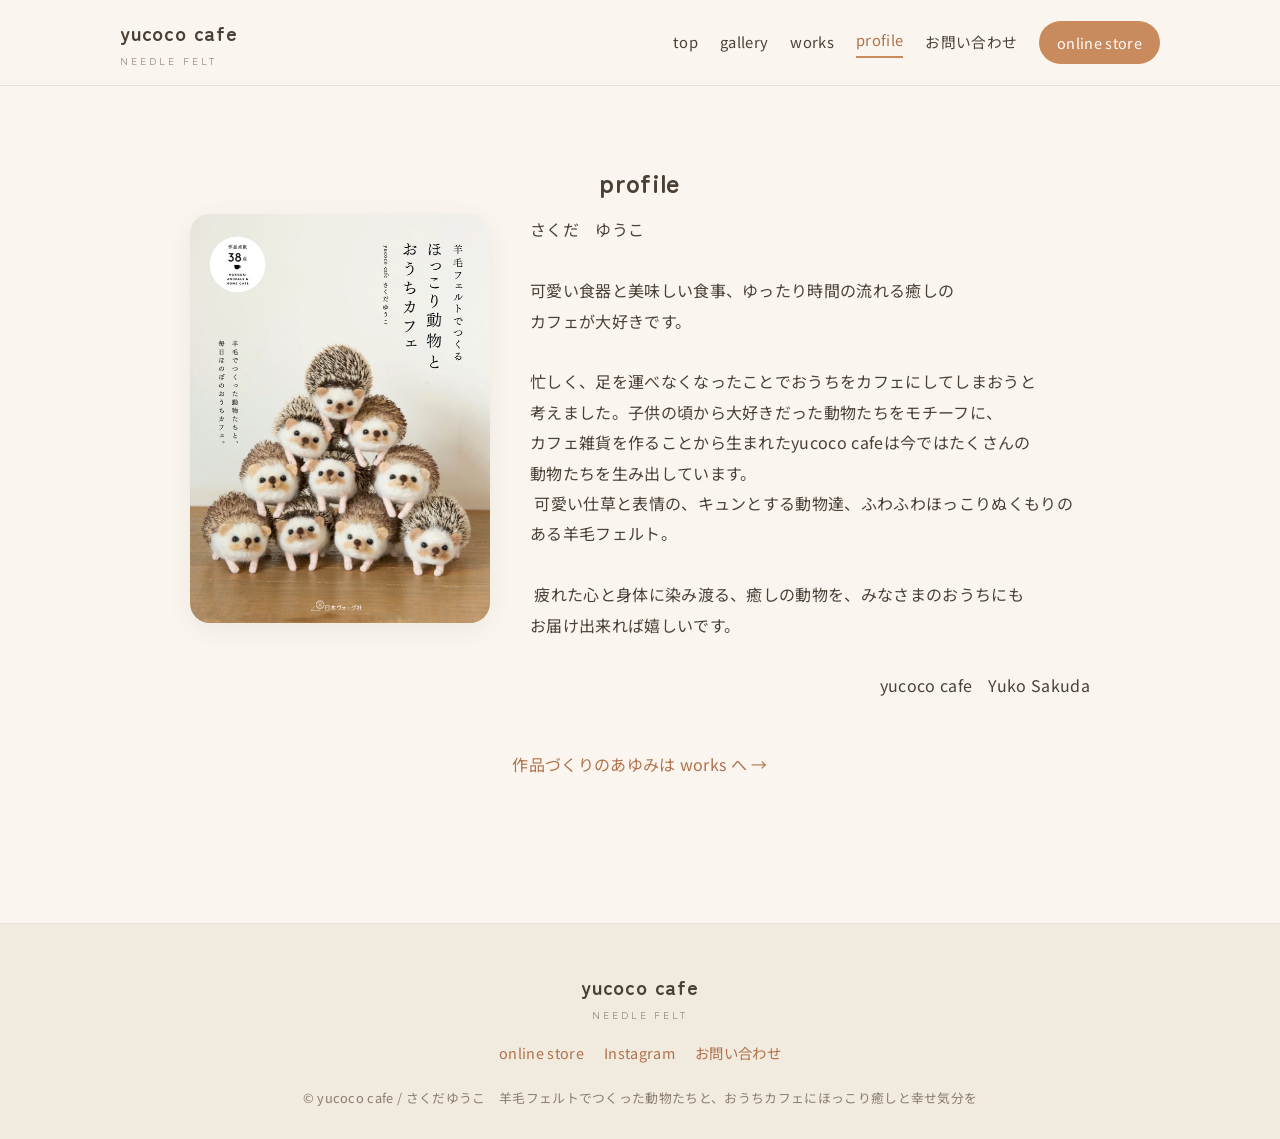
<file: profile.html>
<!DOCTYPE html>
<html lang="ja">
<head>
<meta charset="UTF-8">
<meta name="viewport" content="width=device-width, initial-scale=1">
<title>profile | 羊毛フェルト yucoco cafe さくだゆうこ</title>
<meta name="description" content="yucoco cafe さくだゆうこのプロフィール。おうちをカフェにする発想から生まれた、羊毛フェルトの動物たちと雑貨づくりのお話をご紹介します。">
<meta property="og:title" content="profile | 羊毛フェルト yucoco cafe さくだゆうこ">
<meta property="og:type" content="website">
<meta property="og:url" content="https://yucococafe.jp/profile.html">
<meta property="og:description" content="yucoco cafe さくだゆうこのプロフィール。おうちをカフェにする発想から生まれた、羊毛フェルトの動物たちと雑貨づくりのお話をご紹介します。">
<!-- 要確認: 公開ドメインが yucococafe.jp で確定するまでの仮 URL。確定後に見直すこと -->
<meta property="og:image" content="https://yucococafe.jp/assets/img/hero.jpg">
<meta name="twitter:card" content="summary_large_image">
<link rel="preconnect" href="https://fonts.googleapis.com">
<link href="https://fonts.googleapis.com/css2?family=Zen+Maru+Gothic:wght@400;700&family=Noto+Sans+JP:wght@400;700&display=swap" rel="stylesheet">
<link rel="stylesheet" href="assets/style.css">
</head>
<body>

<header class="site-header">
  <div class="inner">
    <a href="index.html" class="wordmark">yucoco cafe<small>NEEDLE FELT</small></a>
    <nav class="nav">
      <a href="index.html">top</a>
      <a href="gallery.html">gallery</a>
      <a href="works.html">works</a>
      <a href="profile.html" class="current">profile</a>
      <a href="contact.html">お問い合わせ</a>
      <a href="https://store.yucococafe.jp" class="btn-store">online store</a>
    </nav>
  </div>
</header>

<section class="section">
  <h1 class="section-title">profile</h1>

  <div class="profile-wrap">
    <div class="photo">
      <img src="assets/img/profile.jpg" alt="yucoco cafe さくだゆうこ" loading="lazy">
    </div>
    <div class="text">
      <p>さくだ　ゆうこ</p>
      <p>&nbsp;</p>
      <p>可愛い食器と美味しい食事、ゆったり時間の流れる癒しのカフェが大好きです。</p>
      <p>&nbsp;</p>
      <p>忙しく、足を運べなくなったことでおうちをカフェにしてしまおうと考えました。子供の頃から大好きだった動物たちをモチーフに、カフェ雑貨を作ることから生まれたyucoco cafeは今ではたくさんの動物たちを生み出しています。</p>
      <p>&nbsp;可愛い仕草と表情の、キュンとする動物達、ふわふわほっこりぬくもりのある羊毛フェルト。</p>
      <p>&nbsp;</p>
      <p>&nbsp;疲れた心と身体に染み渡る、癒しの動物を、みなさまのおうちにもお届け出来れば嬉しいです。</p>
      <p>&nbsp;</p>
      <p style="text-align:right;">yucoco cafe　Yuko Sakuda</p>
    </div>
  </div>

  <p style="text-align:center; margin-top:48px;"><a href="works.html">作品づくりのあゆみは works へ &rarr;</a></p>
</section>

<footer class="site-footer">
  <div class="inner">
    <div class="wordmark">yucoco cafe<small>NEEDLE FELT</small></div>
    <div class="links">
      <a href="https://store.yucococafe.jp">online store</a>
      <a href="https://www.instagram.com/yucococafe/">Instagram</a>
      <a href="contact.html">お問い合わせ</a>
    </div>
    <p class="copy">© yucoco cafe / さくだゆうこ　羊毛フェルトでつくった動物たちと、おうちカフェにほっこり癒しと幸せ気分を</p>
  </div>
</footer>

</body>
</html>
</file>
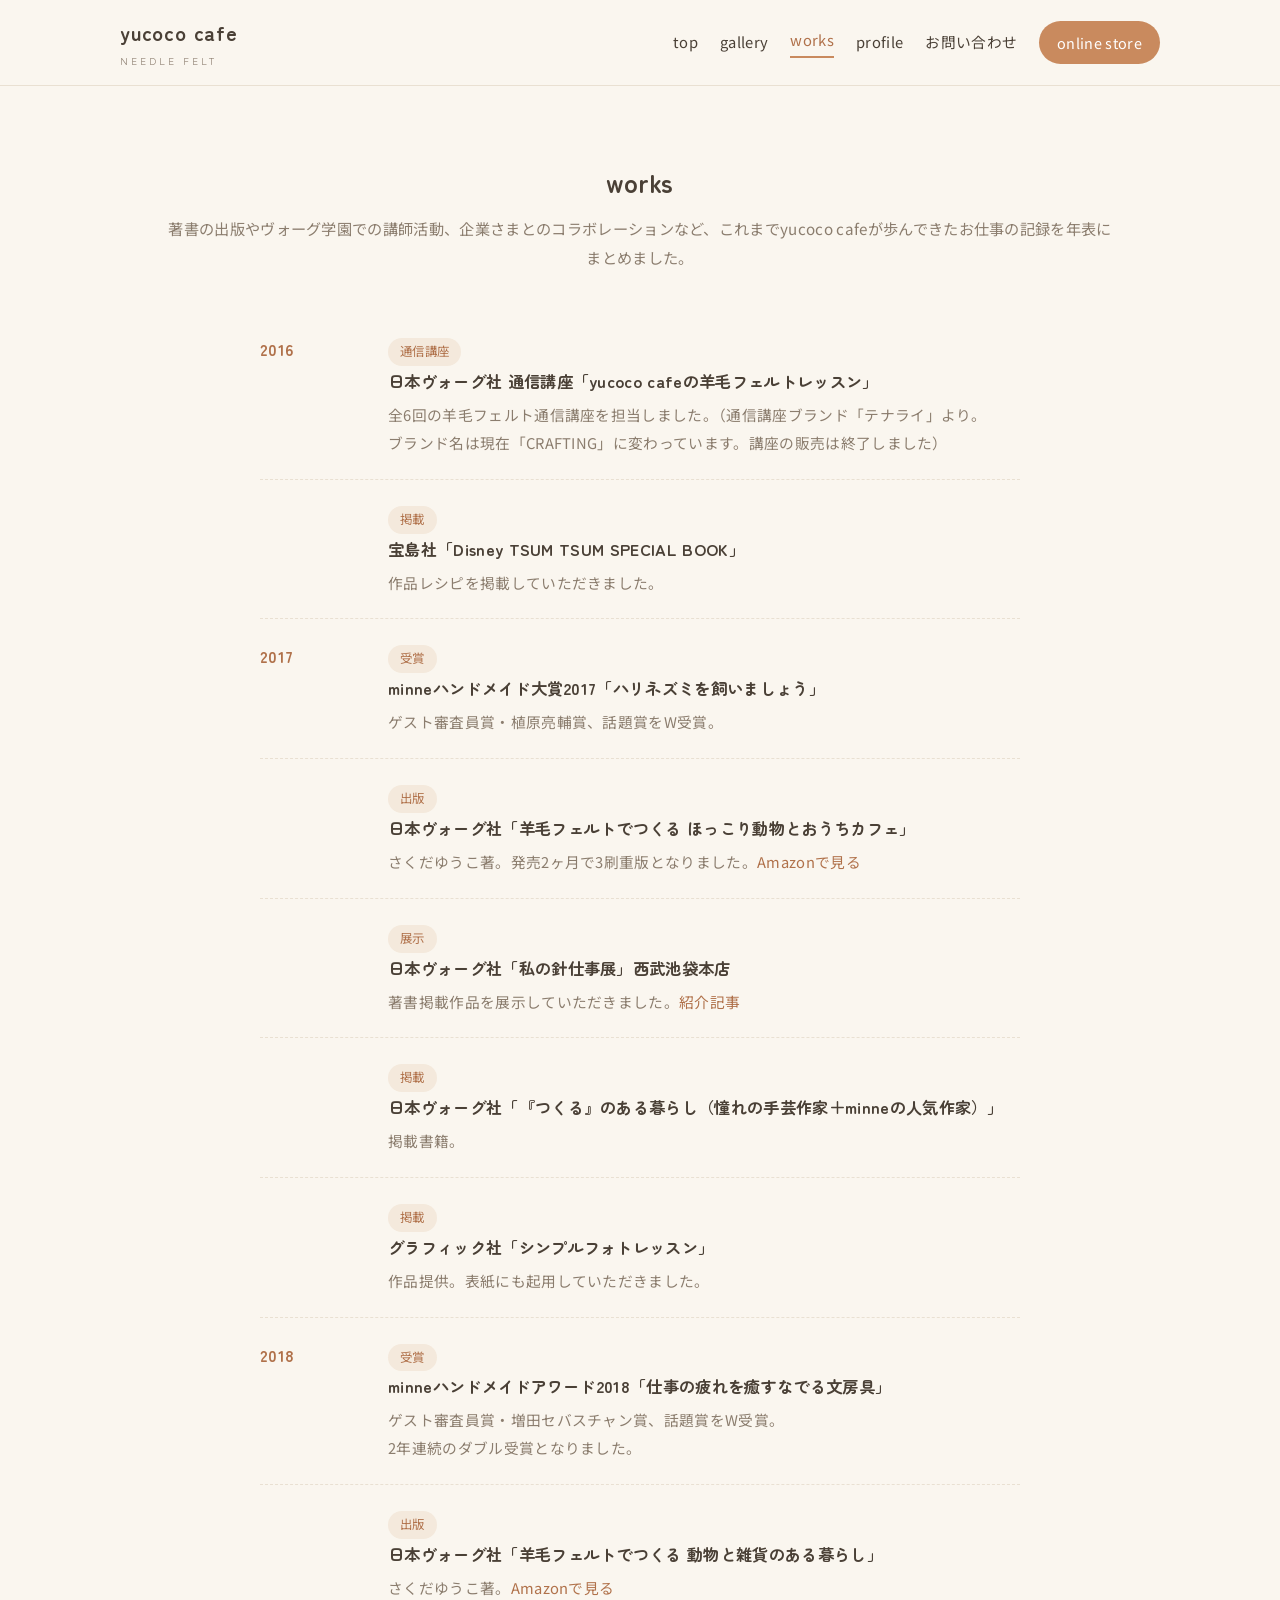
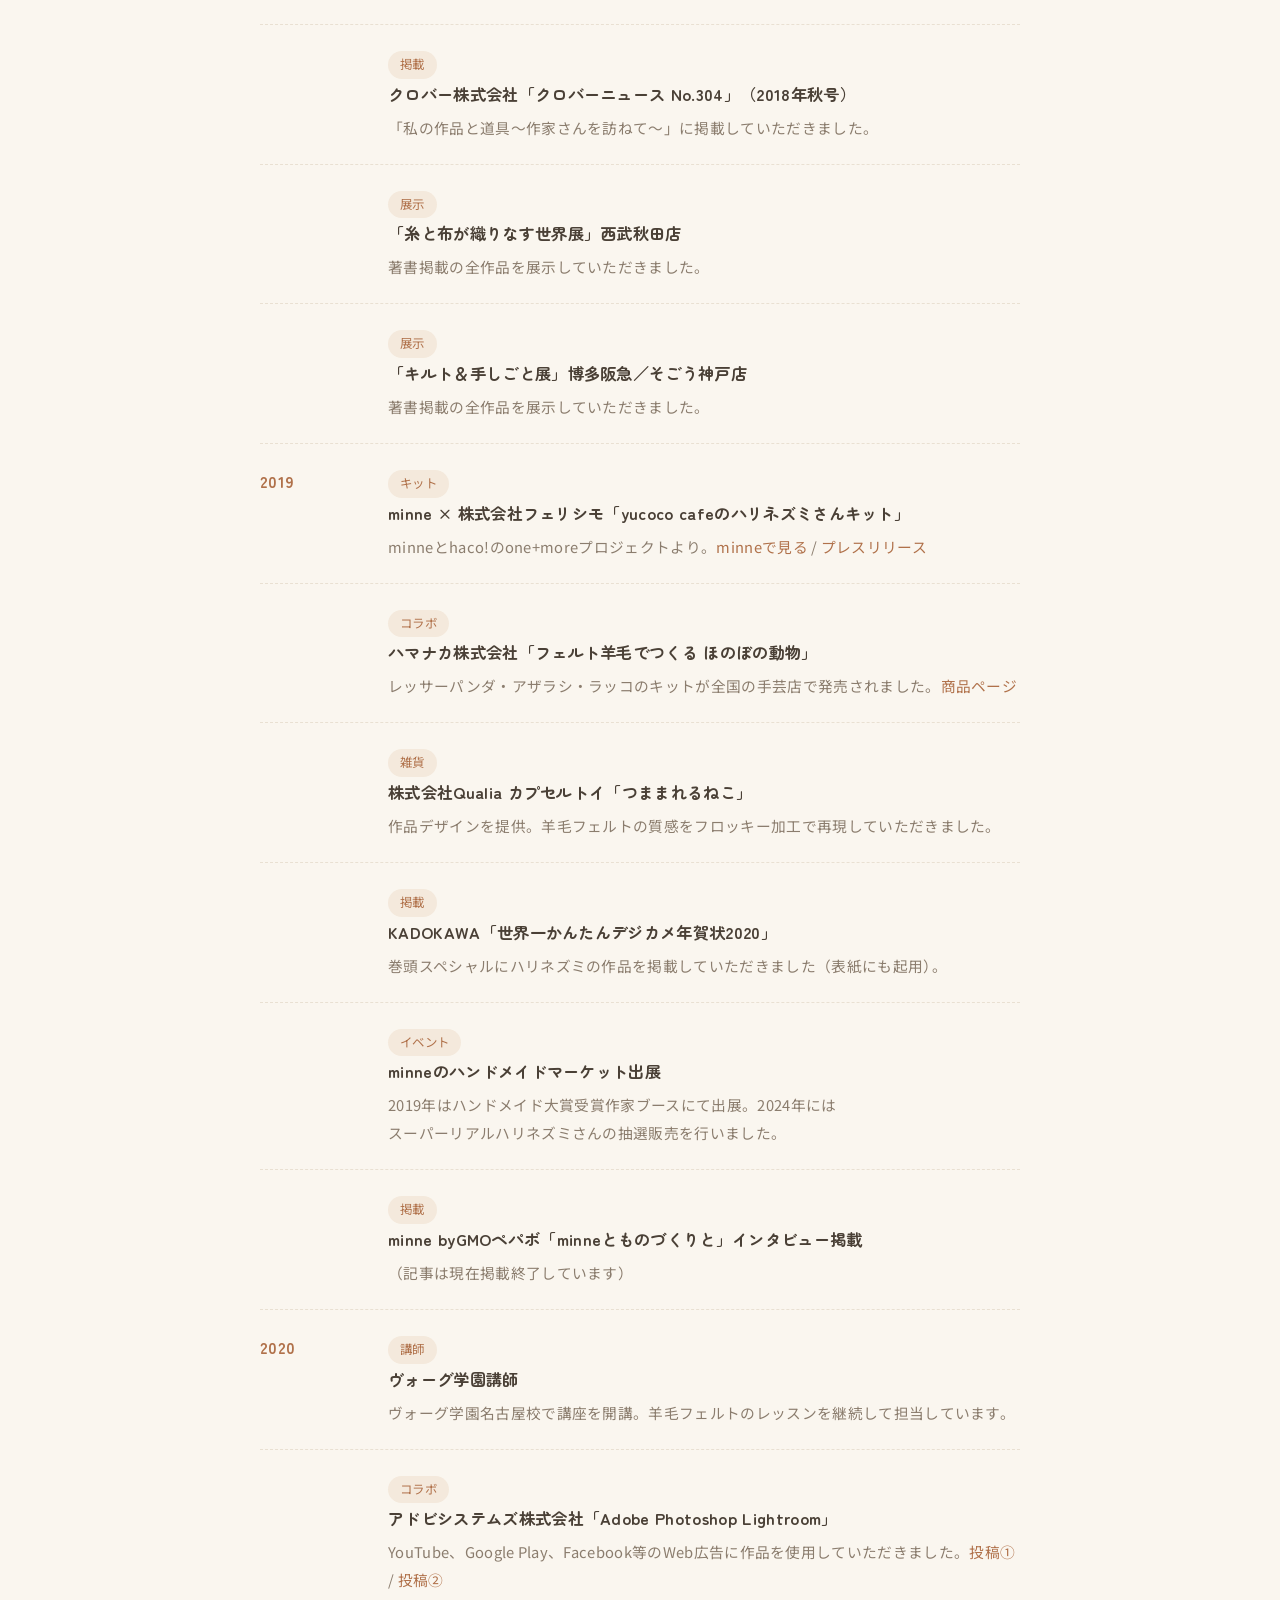
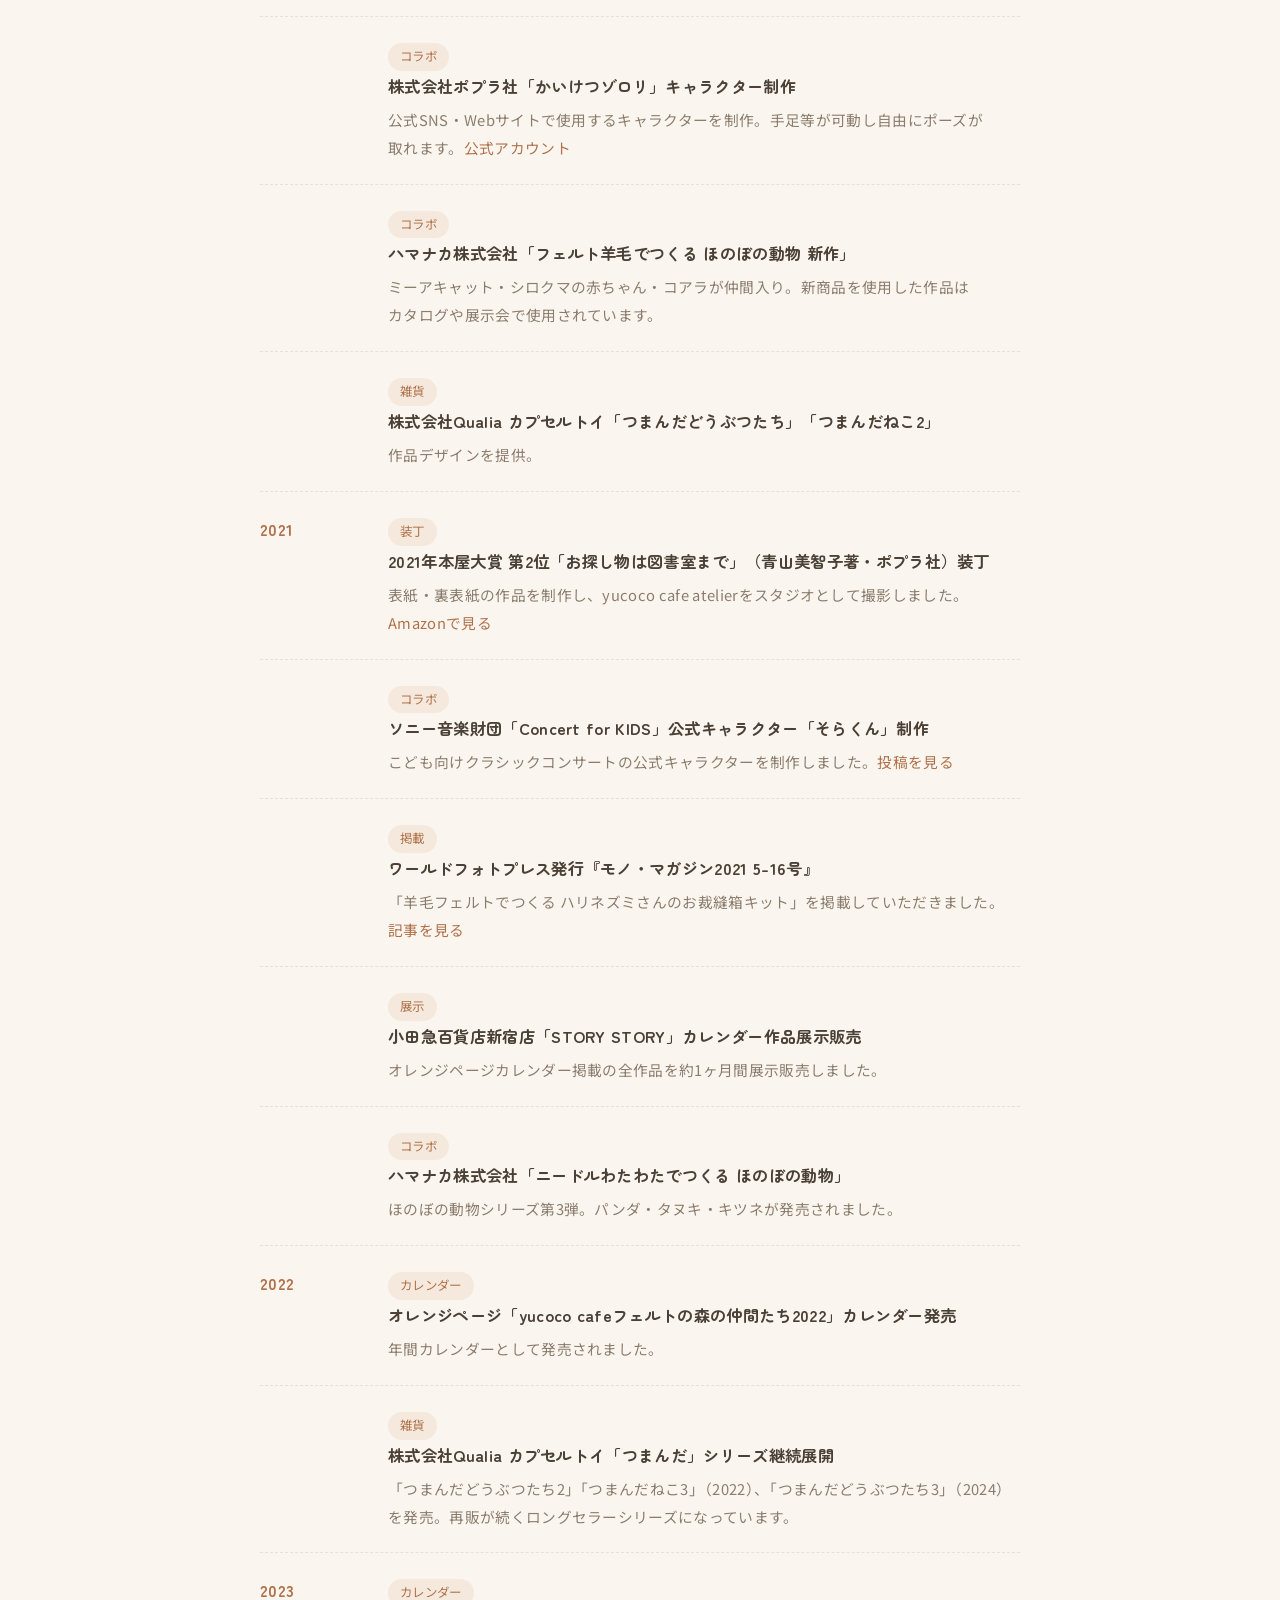
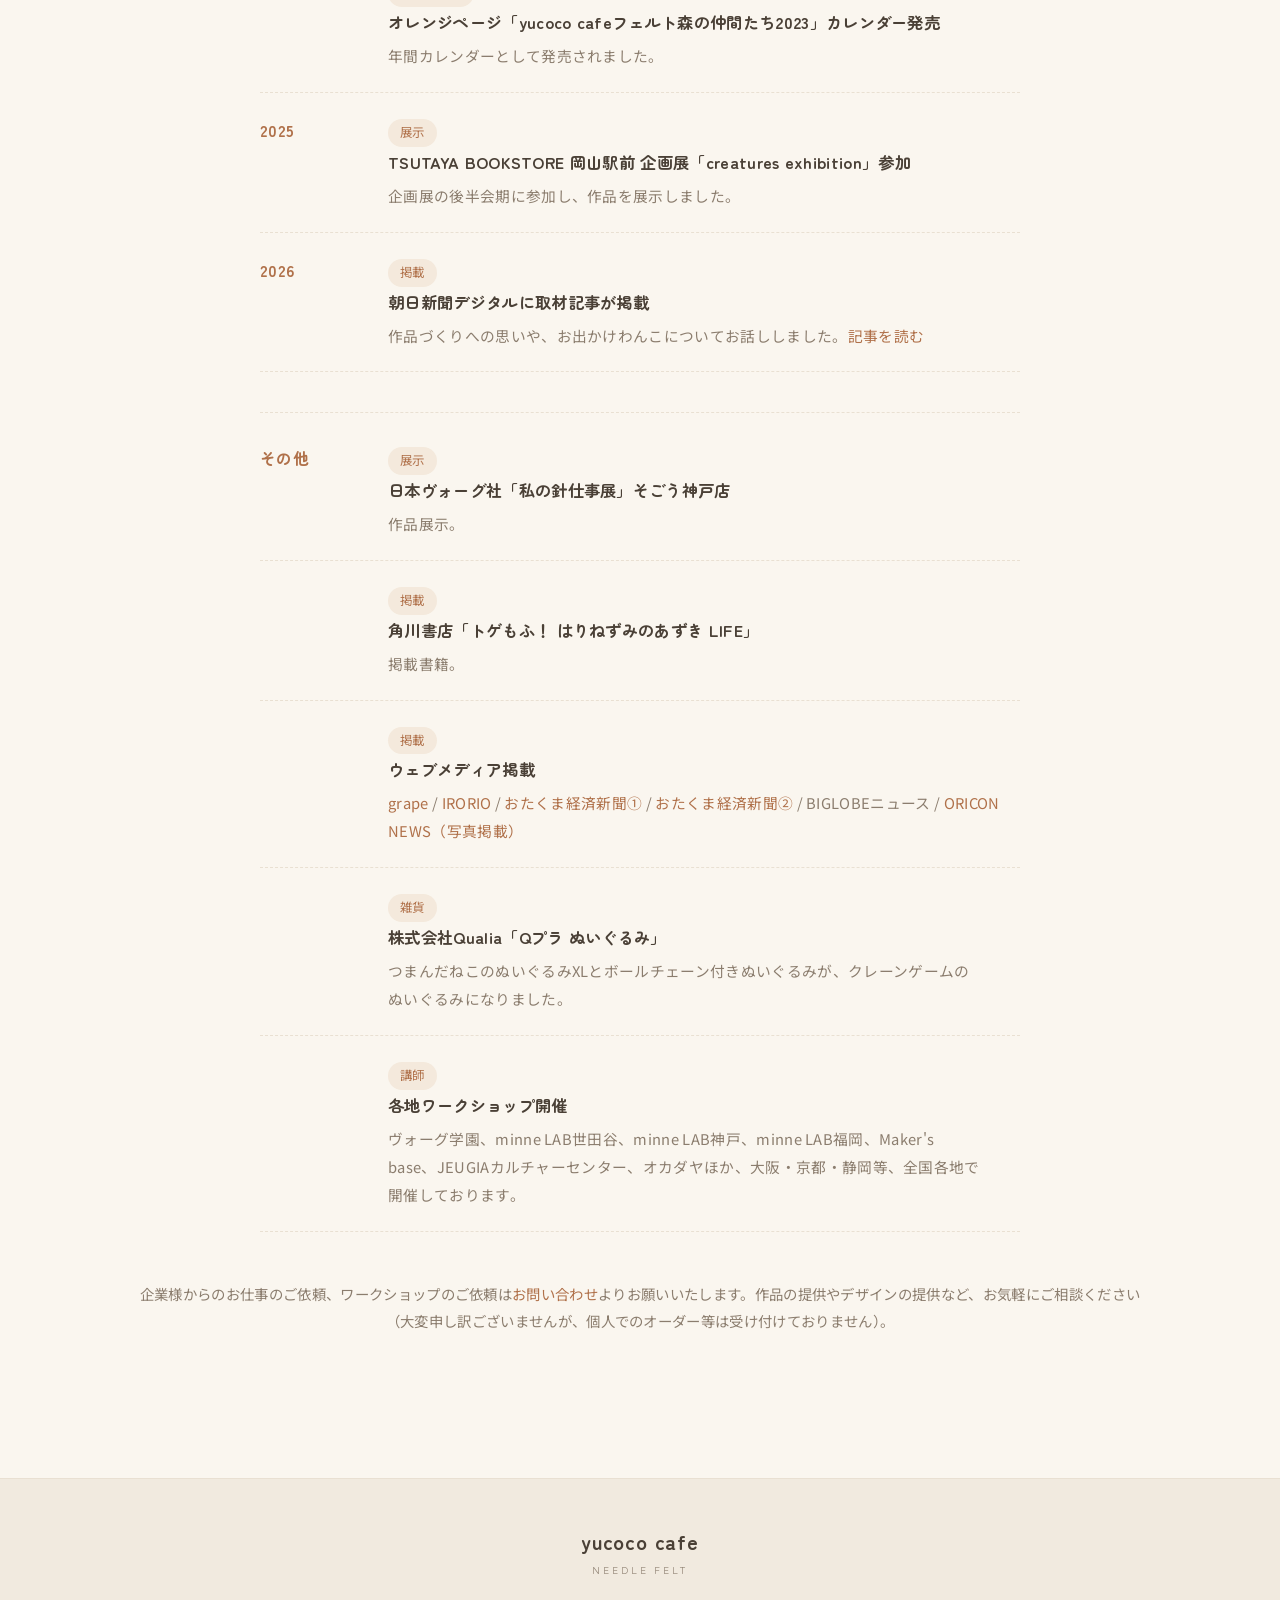
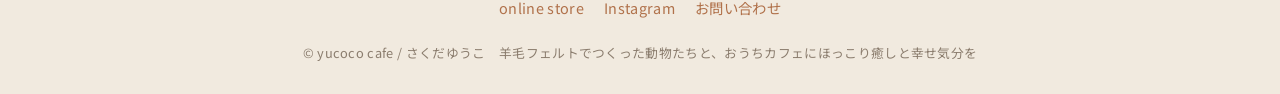
<file: works.html>
<!DOCTYPE html>
<html lang="ja">
<head>
<meta charset="UTF-8">
<meta name="viewport" content="width=device-width, initial-scale=1">
<title>works | 羊毛フェルト yucoco cafe さくだゆうこ</title>
<meta name="description" content="著書出版やヴォーグ学園講師、2021年本屋大賞第2位作品の装丁、ソニー音楽財団のキャラクター制作、キット監修まで、yucoco cafeさくだゆうこのこれまでのお仕事を年表でご紹介します。">
<meta property="og:title" content="works | 羊毛フェルト yucoco cafe さくだゆうこ">
<meta property="og:type" content="website">
<meta property="og:url" content="https://yucococafe.jp/works.html">
<meta property="og:description" content="著書出版やヴォーグ学園講師、2021年本屋大賞第2位作品の装丁、ソニー音楽財団のキャラクター制作、キット監修まで、yucoco cafeさくだゆうこのこれまでのお仕事を年表でご紹介します。">
<!-- 要確認: 公開ドメインが yucococafe.jp で確定するまでの仮 URL。確定後に見直すこと -->
<meta property="og:image" content="https://yucococafe.jp/assets/img/hero.jpg">
<meta name="twitter:card" content="summary_large_image">
<link rel="preconnect" href="https://fonts.googleapis.com">
<link href="https://fonts.googleapis.com/css2?family=Zen+Maru+Gothic:wght@400;700&family=Noto+Sans+JP:wght@400;700&display=swap" rel="stylesheet">
<link rel="stylesheet" href="assets/style.css">
</head>
<body>

<header class="site-header">
  <div class="inner">
    <a href="index.html" class="wordmark">yucoco cafe<small>NEEDLE FELT</small></a>
    <nav class="nav">
      <a href="index.html">top</a>
      <a href="gallery.html">gallery</a>
      <a href="works.html" class="current">works</a>
      <a href="profile.html">profile</a>
      <a href="contact.html">お問い合わせ</a>
      <a href="https://store.yucococafe.jp" class="btn-store">online store</a>
    </nav>
  </div>
</header>

<section class="section">
  <h1 class="section-title">works</h1>
  <p class="section-lead">著書の出版やヴォーグ学園での講師活動、企業さまとのコラボレーションなど、これまでyucoco cafeが歩んできたお仕事の記録を年表にまとめました。</p>

  <div class="timeline">

        <div class="timeline-item">
      <div class="year">2016</div>
      <div>
        <span class="badge">通信講座</span>
        <h3>日本ヴォーグ社 通信講座「yucoco cafeの羊毛フェルトレッスン」</h3>
        <p>全6回の羊毛フェルト通信講座を担当しました。（通信講座ブランド「テナライ」より。ブランド名は現在「CRAFTING」に変わっています。講座の販売は終了しました）</p>
      </div>
    </div>

        <div class="timeline-item same-year">
      <div class="year is-repeat"><span class="sr-only">2016</span></div>
      <div>
        <span class="badge">掲載</span>
        <h3>宝島社「Disney TSUM TSUM SPECIAL BOOK」</h3>
        <p>作品レシピを掲載していただきました。</p>
      </div>
    </div>

        <div class="timeline-item">
      <div class="year">2017</div>
      <div>
        <span class="badge">受賞</span>
        <h3>minneハンドメイド大賞2017「ハリネズミを飼いましょう」</h3>
        <p>ゲスト審査員賞・植原亮輔賞、話題賞をW受賞。</p>
      </div>
    </div>

        <div class="timeline-item same-year">
      <div class="year is-repeat"><span class="sr-only">2017</span></div>
      <div>
        <span class="badge">出版</span>
        <h3>日本ヴォーグ社「羊毛フェルトでつくる ほっこり動物とおうちカフェ」</h3>
        <p>さくだゆうこ著。発売2ヶ月で3刷重版となりました。<a href="https://www.amazon.co.jp/羊毛フェルトでつくる-ほっこり動物とおうちカフェ-yucoco-cafe-さくだ/dp/4529057208" target="_blank" rel="noopener">Amazonで見る</a></p>
      </div>
    </div>

        <div class="timeline-item same-year">
      <div class="year is-repeat"><span class="sr-only">2017</span></div>
      <div>
        <span class="badge">展示</span>
        <h3>日本ヴォーグ社「私の針仕事展」西武池袋本店</h3>
        <p>著書掲載作品を展示していただきました。<a href="https://www.fashion-press.net/news/32308" target="_blank" rel="noopener">紹介記事</a></p>
      </div>
    </div>

        <div class="timeline-item same-year">
      <div class="year is-repeat"><span class="sr-only">2017</span></div>
      <div>
        <span class="badge">掲載</span>
        <h3>日本ヴォーグ社「『つくる』のある暮らし（憧れの手芸作家＋minneの人気作家）」</h3>
        <p>掲載書籍。</p>
      </div>
    </div>

        <div class="timeline-item same-year">
      <div class="year is-repeat"><span class="sr-only">2017</span></div>
      <div>
        <span class="badge">掲載</span>
        <h3>グラフィック社「シンプルフォトレッスン」</h3>
        <p>作品提供。表紙にも起用していただきました。</p>
      </div>
    </div>

        <div class="timeline-item">
      <div class="year">2018</div>
      <div>
        <span class="badge">受賞</span>
        <h3>minneハンドメイドアワード2018「仕事の疲れを癒すなでる文房具」</h3>
        <p>ゲスト審査員賞・増田セバスチャン賞、話題賞をW受賞。2年連続のダブル受賞となりました。</p>
      </div>
    </div>

        <div class="timeline-item same-year">
      <div class="year is-repeat"><span class="sr-only">2018</span></div>
      <div>
        <span class="badge">出版</span>
        <h3>日本ヴォーグ社「羊毛フェルトでつくる 動物と雑貨のある暮らし」</h3>
        <p>さくだゆうこ著。<a href="https://www.amazon.co.jp/羊毛フェルトでつくる-動物と雑貨のある暮らし-yucoco-cafe-さくだゆうこ/dp/4529058034" target="_blank" rel="noopener">Amazonで見る</a></p>
      </div>
    </div>

        <div class="timeline-item same-year">
      <div class="year is-repeat"><span class="sr-only">2018</span></div>
      <div>
        <span class="badge">掲載</span>
        <h3>クロバー株式会社「クロバーニュース No.304」（2018年秋号）</h3>
        <p>「私の作品と道具〜作家さんを訪ねて〜」に掲載していただきました。</p>
      </div>
    </div>

        <div class="timeline-item same-year">
      <div class="year is-repeat"><span class="sr-only">2018</span></div>
      <div>
        <span class="badge">展示</span>
        <h3>「糸と布が織りなす世界展」西武秋田店</h3>
        <p>著書掲載の全作品を展示していただきました。</p>
      </div>
    </div>

        <div class="timeline-item same-year">
      <div class="year is-repeat"><span class="sr-only">2018</span></div>
      <div>
        <span class="badge">展示</span>
        <h3>「キルト＆手しごと展」博多阪急／そごう神戸店</h3>
        <p>著書掲載の全作品を展示していただきました。</p>
      </div>
    </div>

        <div class="timeline-item">
      <div class="year">2019</div>
      <div>
        <span class="badge">キット</span>
        <h3>minne × 株式会社フェリシモ「yucoco cafeのハリネズミさんキット」</h3>
        <p>minneとhaco!のone+moreプロジェクトより。<a href="https://minne.com/feature/onemore/hdhg" target="_blank" rel="noopener">minneで見る</a> / <a href="https://pepabo.com/news/press/201903201200" target="_blank" rel="noopener">プレスリリース</a></p>
      </div>
    </div>

        <div class="timeline-item same-year">
      <div class="year is-repeat"><span class="sr-only">2019</span></div>
      <div>
        <span class="badge">コラボ</span>
        <h3>ハマナカ株式会社「フェルト羊毛でつくる ほのぼの動物」</h3>
        <p>レッサーパンダ・アザラシ・ラッコのキットが全国の手芸店で発売されました。<a href="https://amuuse-hamanaka.com/shopbrand/1802447_2/" target="_blank" rel="noopener">商品ページ</a></p>
      </div>
    </div>

        <div class="timeline-item same-year">
      <div class="year is-repeat"><span class="sr-only">2019</span></div>
      <div>
        <span class="badge">雑貨</span>
        <h3>株式会社Qualia カプセルトイ「つままれるねこ」</h3>
        <p>作品デザインを提供。羊毛フェルトの質感をフロッキー加工で再現していただきました。</p>
      </div>
    </div>

        <div class="timeline-item same-year">
      <div class="year is-repeat"><span class="sr-only">2019</span></div>
      <div>
        <span class="badge">掲載</span>
        <h3>KADOKAWA「世界一かんたんデジカメ年賀状2020」</h3>
        <p>巻頭スペシャルにハリネズミの作品を掲載していただきました（表紙にも起用）。</p>
      </div>
    </div>

        <div class="timeline-item same-year">
      <div class="year is-repeat"><span class="sr-only">2019</span></div>
      <div>
        <span class="badge">イベント</span>
        <h3>minneのハンドメイドマーケット出展</h3>
        <p>2019年はハンドメイド大賞受賞作家ブースにて出展。2024年にはスーパーリアルハリネズミさんの抽選販売を行いました。</p>
      </div>
    </div>

        <div class="timeline-item same-year">
      <div class="year is-repeat"><span class="sr-only">2019</span></div>
      <div>
        <span class="badge">掲載</span>
        <h3>minne byGMOペパボ「minneとものづくりと」インタビュー掲載</h3>
        <p>（記事は現在掲載終了しています）</p>
      </div>
    </div>

        <div class="timeline-item">
      <div class="year">2020</div>
      <div>
        <span class="badge">講師</span>
        <h3>ヴォーグ学園講師</h3>
        <p>ヴォーグ学園名古屋校で講座を開講。羊毛フェルトのレッスンを継続して担当しています。</p>
      </div>
    </div>

        <div class="timeline-item same-year">
      <div class="year is-repeat"><span class="sr-only">2020</span></div>
      <div>
        <span class="badge">コラボ</span>
        <h3>アドビシステムズ株式会社「Adobe Photoshop Lightroom」</h3>
        <p>YouTube、Google Play、Facebook等のWeb広告に作品を使用していただきました。<a href="https://www.instagram.com/p/CC29cTThKDa/" target="_blank" rel="noopener">投稿①</a> / <a href="https://www.instagram.com/p/CC3LErwh31o/" target="_blank" rel="noopener">投稿②</a></p>
      </div>
    </div>

        <div class="timeline-item same-year">
      <div class="year is-repeat"><span class="sr-only">2020</span></div>
      <div>
        <span class="badge">コラボ</span>
        <h3>株式会社ポプラ社「かいけつゾロリ」キャラクター制作</h3>
        <p>公式SNS・Webサイトで使用するキャラクターを制作。手足等が可動し自由にポーズが取れます。<a href="https://x.com/zororizz" target="_blank" rel="noopener">公式アカウント</a></p>
      </div>
    </div>

        <div class="timeline-item same-year">
      <div class="year is-repeat"><span class="sr-only">2020</span></div>
      <div>
        <span class="badge">コラボ</span>
        <h3>ハマナカ株式会社「フェルト羊毛でつくる ほのぼの動物 新作」</h3>
        <p>ミーアキャット・シロクマの赤ちゃん・コアラが仲間入り。新商品を使用した作品はカタログや展示会で使用されています。</p>
      </div>
    </div>

        <div class="timeline-item same-year">
      <div class="year is-repeat"><span class="sr-only">2020</span></div>
      <div>
        <span class="badge">雑貨</span>
        <h3>株式会社Qualia カプセルトイ「つまんだどうぶつたち」「つまんだねこ2」</h3>
        <p>作品デザインを提供。</p>
      </div>
    </div>

        <div class="timeline-item">
      <div class="year">2021</div>
      <div>
        <span class="badge">装丁</span>
        <h3>2021年本屋大賞 第2位「お探し物は図書室まで」（青山美智子著・ポプラ社）装丁</h3>
        <p>表紙・裏表紙の作品を制作し、yucoco cafe atelierをスタジオとして撮影しました。<a href="https://www.amazon.co.jp/お探し物は図書室まで-青山美智子-ebook/dp/B08MQ6Y6PZ" target="_blank" rel="noopener">Amazonで見る</a></p>
      </div>
    </div>

        <div class="timeline-item same-year">
      <div class="year is-repeat"><span class="sr-only">2021</span></div>
      <div>
        <span class="badge">コラボ</span>
        <h3>ソニー音楽財団「Concert for KIDS」公式キャラクター「そらくん」制作</h3>
        <p>こども向けクラシックコンサートの公式キャラクターを制作しました。<a href="https://www.instagram.com/p/CVUdVh_BcPC/" target="_blank" rel="noopener">投稿を見る</a></p>
      </div>
    </div>

        <div class="timeline-item same-year">
      <div class="year is-repeat"><span class="sr-only">2021</span></div>
      <div>
        <span class="badge">掲載</span>
        <h3>ワールドフォトプレス発行『モノ・マガジン2021 5-16号』</h3>
        <p>「羊毛フェルトでつくる ハリネズミさんのお裁縫箱キット」を掲載していただきました。<a href="https://www.monomagazine.com/15446/" target="_blank" rel="noopener">記事を見る</a></p>
      </div>
    </div>

        <div class="timeline-item same-year">
      <div class="year is-repeat"><span class="sr-only">2021</span></div>
      <div>
        <span class="badge">展示</span>
        <h3>小田急百貨店新宿店「STORY STORY」カレンダー作品展示販売</h3>
        <p>オレンジページカレンダー掲載の全作品を約1ヶ月間展示販売しました。</p>
      </div>
    </div>

        <div class="timeline-item same-year">
      <div class="year is-repeat"><span class="sr-only">2021</span></div>
      <div>
        <span class="badge">コラボ</span>
        <h3>ハマナカ株式会社「ニードルわたわたでつくる ほのぼの動物」</h3>
        <p>ほのぼの動物シリーズ第3弾。パンダ・タヌキ・キツネが発売されました。</p>
      </div>
    </div>

        <div class="timeline-item">
      <div class="year">2022</div>
      <div>
        <span class="badge">カレンダー</span>
        <h3>オレンジページ「yucoco cafeフェルトの森の仲間たち2022」カレンダー発売</h3>
        <p>年間カレンダーとして発売されました。</p>
      </div>
    </div>

        <div class="timeline-item same-year">
      <div class="year is-repeat"><span class="sr-only">2022</span></div>
      <div>
        <span class="badge">雑貨</span>
        <h3>株式会社Qualia カプセルトイ「つまんだ」シリーズ継続展開</h3>
        <p>「つまんだどうぶつたち2」「つまんだねこ3」（2022）、「つまんだどうぶつたち3」（2024）を発売。再販が続くロングセラーシリーズになっています。</p>
      </div>
    </div>

        <div class="timeline-item">
      <div class="year">2023</div>
      <div>
        <span class="badge">カレンダー</span>
        <h3>オレンジページ「yucoco cafeフェルト森の仲間たち2023」カレンダー発売</h3>
        <p>年間カレンダーとして発売されました。</p>
      </div>
    </div>

        <div class="timeline-item">
      <div class="year">2025</div>
      <div>
        <span class="badge">展示</span>
        <h3>TSUTAYA BOOKSTORE 岡山駅前 企画展「creatures exhibition」参加</h3>
        <p>企画展の後半会期に参加し、作品を展示しました。</p>
      </div>
    </div>

        <div class="timeline-item">
      <div class="year">2026</div>
      <div>
        <span class="badge">掲載</span>
        <h3>朝日新聞デジタルに取材記事が掲載</h3>
        <p>作品づくりへの思いや、お出かけわんこについてお話ししました。<a href="https://www.asahi.com/and/article/16615839" target="_blank" rel="noopener">記事を読む</a></p>
      </div>
    </div>

        <div class="timeline-item other-start">
      <div class="year">その他</div>
      <div>
        <span class="badge">展示</span>
        <h3>日本ヴォーグ社「私の針仕事展」そごう神戸店</h3>
        <p>作品展示。</p>
      </div>
    </div>

        <div class="timeline-item same-year">
      <div class="year is-repeat"><span class="sr-only">その他</span></div>
      <div>
        <span class="badge">掲載</span>
        <h3>角川書店「トゲもふ！ はりねずみのあずき LIFE」</h3>
        <p>掲載書籍。</p>
      </div>
    </div>

        <div class="timeline-item same-year">
      <div class="year is-repeat"><span class="sr-only">その他</span></div>
      <div>
        <span class="badge">掲載</span>
        <h3>ウェブメディア掲載</h3>
        <p><a href="https://grapee.jp/315801" target="_blank" rel="noopener">grape</a> / <a href="https://u-note.me/kaseisana/20180112/432390/" target="_blank" rel="noopener">IRORIO</a> / <a href="https://otakuma.net/archives/2018102901.html" target="_blank" rel="noopener">おたくま経済新聞①</a> / <a href="https://otakuma.net/archives/2018110804.html" target="_blank" rel="noopener">おたくま経済新聞②</a> / BIGLOBEニュース / <a href="https://www.oricon.co.jp/special/53145/" target="_blank" rel="noopener">ORICON NEWS（写真掲載）</a></p>
      </div>
    </div>

        <div class="timeline-item same-year">
      <div class="year is-repeat"><span class="sr-only">その他</span></div>
      <div>
        <span class="badge">雑貨</span>
        <h3>株式会社Qualia「Qプラ ぬいぐるみ」</h3>
        <p>つまんだねこのぬいぐるみXLとボールチェーン付きぬいぐるみが、クレーンゲームのぬいぐるみになりました。</p>
      </div>
    </div>

        <div class="timeline-item same-year">
      <div class="year is-repeat"><span class="sr-only">その他</span></div>
      <div>
        <span class="badge">講師</span>
        <h3>各地ワークショップ開催</h3>
        <p>ヴォーグ学園、minne LAB世田谷、minne LAB神戸、minne LAB福岡、Maker's base、JEUGIAカルチャーセンター、オカダヤほか、大阪・京都・静岡等、全国各地で開催しております。</p>
      </div>
    </div>

  

  </div>

  <p style="text-align:center; margin-top:48px; color:var(--soft); font-size:0.9rem;">企業様からのお仕事のご依頼、ワークショップのご依頼は<a href="contact.html">お問い合わせ</a>よりお願いいたします。作品の提供やデザインの提供など、お気軽にご相談ください（大変申し訳ございませんが、個人でのオーダー等は受け付けておりません）。</p>

</section>

<footer class="site-footer">
  <div class="inner">
    <div class="wordmark">yucoco cafe<small>NEEDLE FELT</small></div>
    <div class="links">
      <a href="https://store.yucococafe.jp">online store</a>
      <a href="https://www.instagram.com/yucococafe/">Instagram</a>
      <a href="contact.html">お問い合わせ</a>
    </div>
    <p class="copy">© yucoco cafe / さくだゆうこ　羊毛フェルトでつくった動物たちと、おうちカフェにほっこり癒しと幸せ気分を</p>
  </div>
</footer>

</body>
</html>
</file>
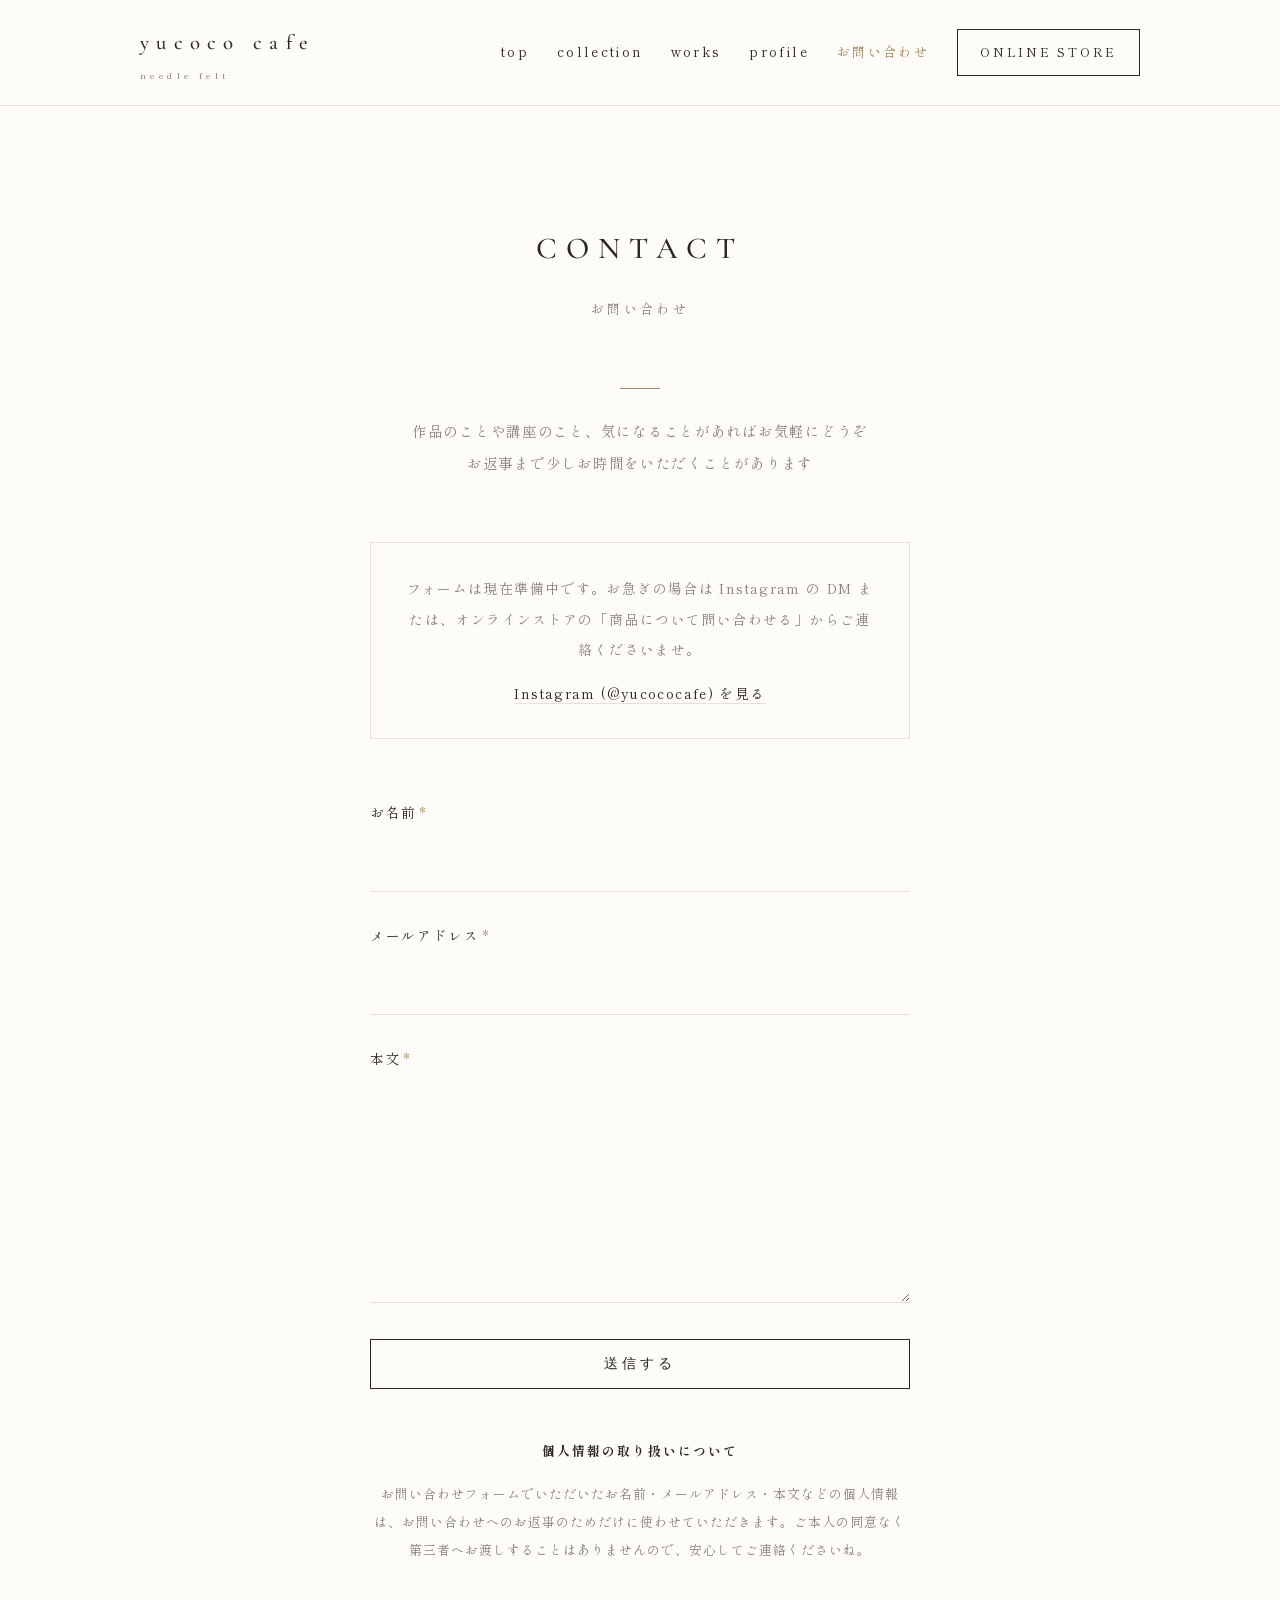
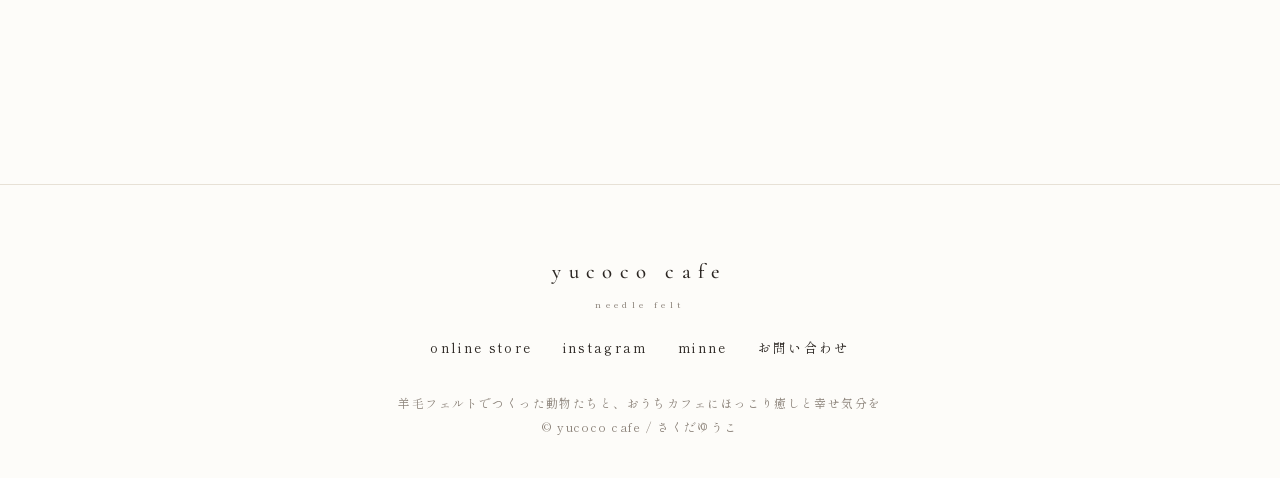
<file: b/contact.html>
<!DOCTYPE html>
<html lang="ja">
<head>
<meta charset="UTF-8">
<meta name="viewport" content="width=device-width, initial-scale=1">
<title>お問い合わせ | 羊毛フェルト yucoco cafe さくだゆうこ</title>
<meta name="description" content="羊毛フェルトの作品や講座について、yucoco cafe さくだゆうこへのお問い合わせページです。お名前・メールアドレス・ご用件をお送りください。">
<meta property="og:title" content="お問い合わせ | 羊毛フェルト yucoco cafe さくだゆうこ"><meta property="og:type" content="website">
<meta property="og:url" content="https://yucococafe.jp/b/contact.html">
<meta property="og:description" content="羊毛フェルトの作品や講座について、yucoco cafe さくだゆうこへのお問い合わせページです。お名前・メールアドレス・ご用件をお送りください。">
<!-- 要確認: 公開ドメインが yucococafe.jp で確定するまでの仮 URL。確定後に見直すこと -->
<meta property="og:image" content="https://yucococafe.jp/b/assets/img/hero.jpg">
<meta name="twitter:card" content="summary_large_image">
<link rel="preconnect" href="https://fonts.googleapis.com">
<link href="https://fonts.googleapis.com/css2?family=Shippori+Mincho:wght@400;500;600&family=Cormorant+Garamond:wght@400;500&display=swap" rel="stylesheet">
<link rel="stylesheet" href="assets/style.css">
</head>
<body>

<header class="site-header">
  <div class="inner">
    <a href="index.html" class="wordmark">yucoco cafe<small>NEEDLE FELT</small></a>
    <nav class="nav">
      <a href="index.html">top</a>
      <a href="gallery.html">collection</a>
      <a href="works.html">works</a>
      <a href="profile.html">profile</a>
      <a href="contact.html" class="current">お問い合わせ</a>
      <a href="https://store.yucococafe.jp" class="btn-store">ONLINE STORE</a>
    </nav>
  </div>
</header>

<section class="section">
  <div class="reveal contact-head">
    <h1 class="section-title">CONTACT</h1>
    <p class="section-sub">お問い合わせ</p>
    <hr class="rule">
    <p class="contact-lead">作品のことや講座のこと、気になることがあればお気軽にどうぞ<br>お返事まで少しお時間をいただくことがあります</p>
  </div>

  <!-- 本番接続時: 送信内容を DM Assistant 受信箱へ POST する予定（source: source_backup/pages/contact.html の contact_form を踏襲、電話番号欄は撤去） -->
  <div id="contact-notice" class="contact-notice reveal" aria-live="polite">
    <p>フォームは現在準備中です。お急ぎの場合は Instagram の DM または、オンラインストアの「商品について問い合わせる」からご連絡くださいませ。</p>
    <p><a href="https://www.instagram.com/yucococafe/">Instagram (@yucococafe) を見る</a></p>
  </div>

  <form class="form reveal" id="contact-form">
    <div>
      <label for="name">お名前<span aria-hidden="true">*</span></label>
      <input type="text" id="name" name="name" required autocomplete="name">
    </div>
    <div>
      <label for="email">メールアドレス<span aria-hidden="true">*</span></label>
      <input type="email" id="email" name="email" required autocomplete="email">
    </div>
    <div>
      <label for="message">本文<span aria-hidden="true">*</span></label>
      <textarea id="message" name="message" rows="6" required></textarea>
    </div>
    <button type="submit" class="btn">送信する</button>
  </form>

  <div class="form-note contact-privacy reveal">
    <p><strong>個人情報の取り扱いについて</strong></p>
    <p>お問い合わせフォームでいただいたお名前・メールアドレス・本文などの個人情報は、お問い合わせへのお返事のためだけに使わせていただきます。ご本人の同意なく第三者へお渡しすることはありませんので、安心してご連絡くださいね。</p>
  </div>
</section>

<footer class="site-footer">
  <div class="inner">
    <div class="wordmark">yucoco cafe<small>NEEDLE FELT</small></div>
    <div class="links">
      <a href="https://store.yucococafe.jp">online store</a>
      <a href="https://www.instagram.com/yucococafe/">instagram</a>
      <a href="https://minne.com/@856">minne</a>
      <a href="contact.html">お問い合わせ</a>
    </div>
    <p class="copy">羊毛フェルトでつくった動物たちと、おうちカフェにほっこり癒しと幸せ気分を<br>© yucoco cafe / さくだゆうこ</p>
  </div>
</footer>

<script src="assets/reveal.js"></script>
<script>
  document.getElementById('contact-form').addEventListener('submit', function (e) {
    e.preventDefault();
    document.getElementById('contact-notice').scrollIntoView({ behavior: 'smooth', block: 'center' });
  });
</script>

<style>
  .contact-head { text-align: center; }
  .contact-lead { color: var(--muted); font-size: 0.9rem; letter-spacing: 0.12em; margin-top: 6px; }
  .contact-notice {
    max-width: 540px; margin: 64px auto 56px; padding: 30px 34px;
    border: 1px solid var(--line); text-align: center;
  }
  .contact-notice p { font-size: 0.86rem; color: var(--muted); letter-spacing: 0.1em; }
  .contact-notice p + p { margin-top: 14px; }
  .contact-notice a { border-bottom: 1px solid var(--line); }
  .contact-privacy { max-width: 540px; margin: 48px auto 0; text-align: center; }
  .contact-privacy p { font-size: 0.8rem; letter-spacing: 0.08em; }
  .contact-privacy p strong { display: inline-block; margin-bottom: 10px; letter-spacing: 0.16em; color: var(--ink); }
  .contact-privacy p + p { margin-top: 4px; }
  .form label span[aria-hidden="true"] { color: var(--bronze); margin-left: 2px; }

  /* レビュー指摘対応: 768-899px 帯のヘッダー2段折返し(151.9px肥大)・320-375pxのnav圧迫を縮退 */
  @media (min-width: 768px) and (max-width: 899px) {
    .nav { gap: 18px; }
    .nav .btn-store { display: none; }
    .wordmark small { display: none; }
  }
  @media (max-width: 400px) {
    .nav { gap: 12px; }
    .nav a { font-size: 0.72rem; letter-spacing: 0.1em; }
  }
</style>

</body>
</html>
</file>
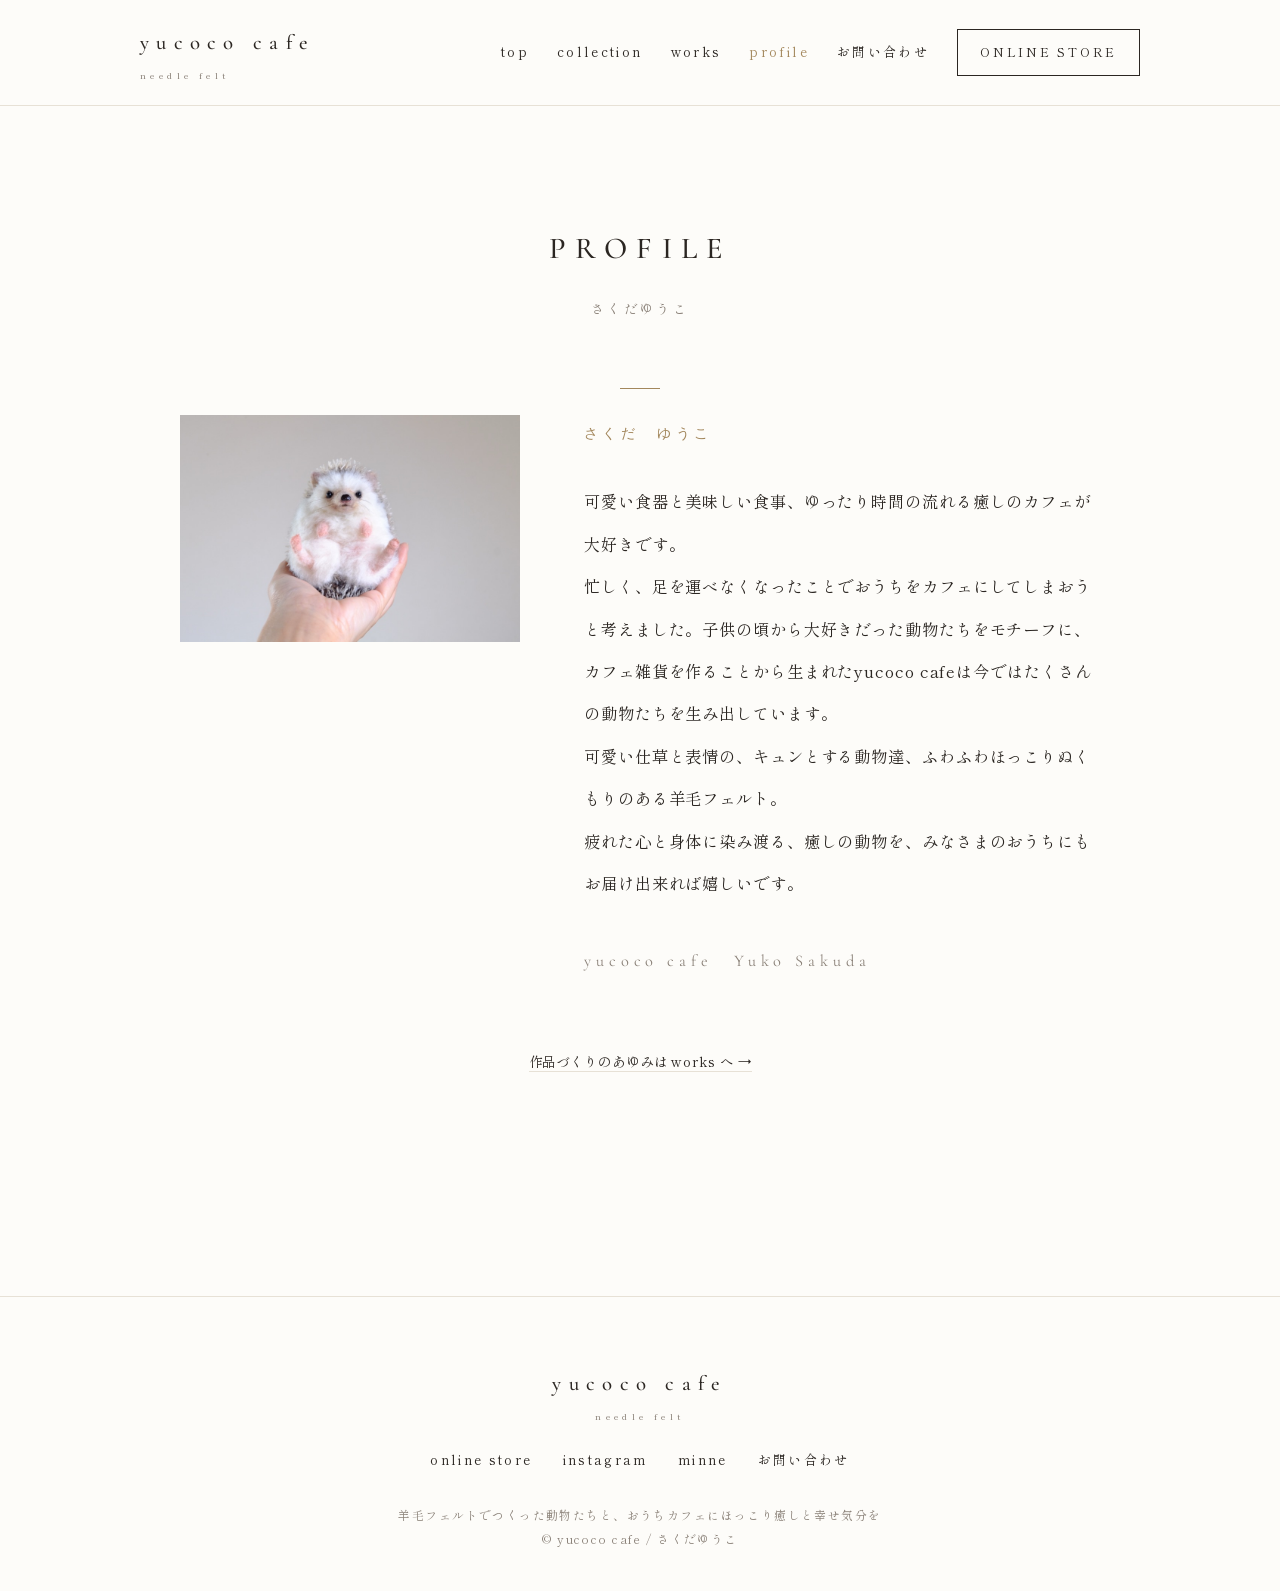
<file: b/profile.html>
<!DOCTYPE html>
<html lang="ja">
<head>
<meta charset="UTF-8">
<meta name="viewport" content="width=device-width, initial-scale=1">
<title>profile | 羊毛フェルト yucoco cafe さくだゆうこ</title>
<meta name="description" content="yucoco cafe さくだゆうこのプロフィール。おうちをカフェにする発想から生まれた、羊毛フェルトの動物たちと雑貨づくりのお話をご紹介します。">
<meta property="og:title" content="profile | 羊毛フェルト yucoco cafe さくだゆうこ">
<meta property="og:type" content="website">
<meta property="og:url" content="https://yucococafe.jp/b/profile.html">
<meta property="og:description" content="yucoco cafe さくだゆうこのプロフィール。おうちをカフェにする発想から生まれた、羊毛フェルトの動物たちと雑貨づくりのお話をご紹介します。">
<!-- 要確認: 公開ドメインが yucococafe.jp で確定するまでの仮 URL。確定後に見直すこと -->
<meta property="og:image" content="https://yucococafe.jp/b/assets/img/hero.jpg">
<meta name="twitter:card" content="summary_large_image">
<link rel="preconnect" href="https://fonts.googleapis.com">
<link href="https://fonts.googleapis.com/css2?family=Shippori+Mincho:wght@400;500;600&family=Cormorant+Garamond:wght@400;500&display=swap" rel="stylesheet">
<link rel="stylesheet" href="assets/style.css">
</head>
<body>

<header class="site-header">
  <div class="inner">
    <a href="index.html" class="wordmark">yucoco cafe<small>NEEDLE FELT</small></a>
    <nav class="nav">
      <a href="index.html">top</a>
      <a href="gallery.html">collection</a>
      <a href="works.html">works</a>
      <a href="profile.html" class="current">profile</a>
      <a href="contact.html">お問い合わせ</a>
      <a href="https://store.yucococafe.jp" class="btn-store">ONLINE STORE</a>
    </nav>
  </div>
</header>

<section class="section">

  <div class="reveal">
    <h1 class="section-title">PROFILE</h1>
    <p class="section-sub">さくだゆうこ</p>
    <hr class="rule">
  </div>

  <div class="profile-wrap reveal">
    <div class="photo">
      <img src="assets/img/profile.jpg" alt="yucoco cafe さくだゆうこ" loading="lazy">
    </div>
    <div class="lead">
      <p class="name">さくだ　ゆうこ</p>
      <p>可愛い食器と美味しい食事、ゆったり時間の流れる癒しのカフェが大好きです。</p>
      <p>忙しく、足を運べなくなったことでおうちをカフェにしてしまおうと考えました。子供の頃から大好きだった動物たちをモチーフに、カフェ雑貨を作ることから生まれたyucoco cafeは今ではたくさんの動物たちを生み出しています。</p>
      <p>可愛い仕草と表情の、キュンとする動物達、ふわふわほっこりぬくもりのある羊毛フェルト。</p>
      <p>疲れた心と身体に染み渡る、癒しの動物を、みなさまのおうちにもお届け出来れば嬉しいです。</p>
      <p class="sign">yucoco cafe　Yuko Sakuda</p>
    </div>
  </div>

  <p class="page-note reveal"><a href="works.html">作品づくりのあゆみは works へ &rarr;</a></p>

</section>

<footer class="site-footer">
  <div class="inner">
    <div class="wordmark">yucoco cafe<small>NEEDLE FELT</small></div>
    <div class="links">
      <a href="https://store.yucococafe.jp">online store</a>
      <a href="https://www.instagram.com/yucococafe/">instagram</a>
      <a href="https://minne.com/@856">minne</a>
      <a href="contact.html">お問い合わせ</a>
    </div>
    <p class="copy">羊毛フェルトでつくった動物たちと、おうちカフェにほっこり癒しと幸せ気分を<br>© yucoco cafe / さくだゆうこ</p>
  </div>
</footer>

<script src="assets/reveal.js"></script>

<style>
.profile-wrap .name { font-family: var(--latin); font-size: 0.9rem; letter-spacing: 0.3em; color: var(--bronze); margin-bottom: 28px; }
.page-note { max-width: 640px; margin: 64px auto 0; text-align: center; color: var(--muted); font-size: 0.84rem; }
.page-note a { border-bottom: 1px solid var(--line); }

/* レビュー指摘対応: 768-899px 帯のヘッダー2段折返し(151.9px肥大)・320-375pxのnav圧迫を縮退 */
@media (min-width: 768px) and (max-width: 899px) {
  .nav { gap: 18px; }
  .nav .btn-store { display: none; }
  .wordmark small { display: none; }
}
@media (max-width: 400px) {
  .nav { gap: 12px; }
  .nav a { font-size: 0.72rem; letter-spacing: 0.1em; }
}
</style>

</body>
</html>
</file>
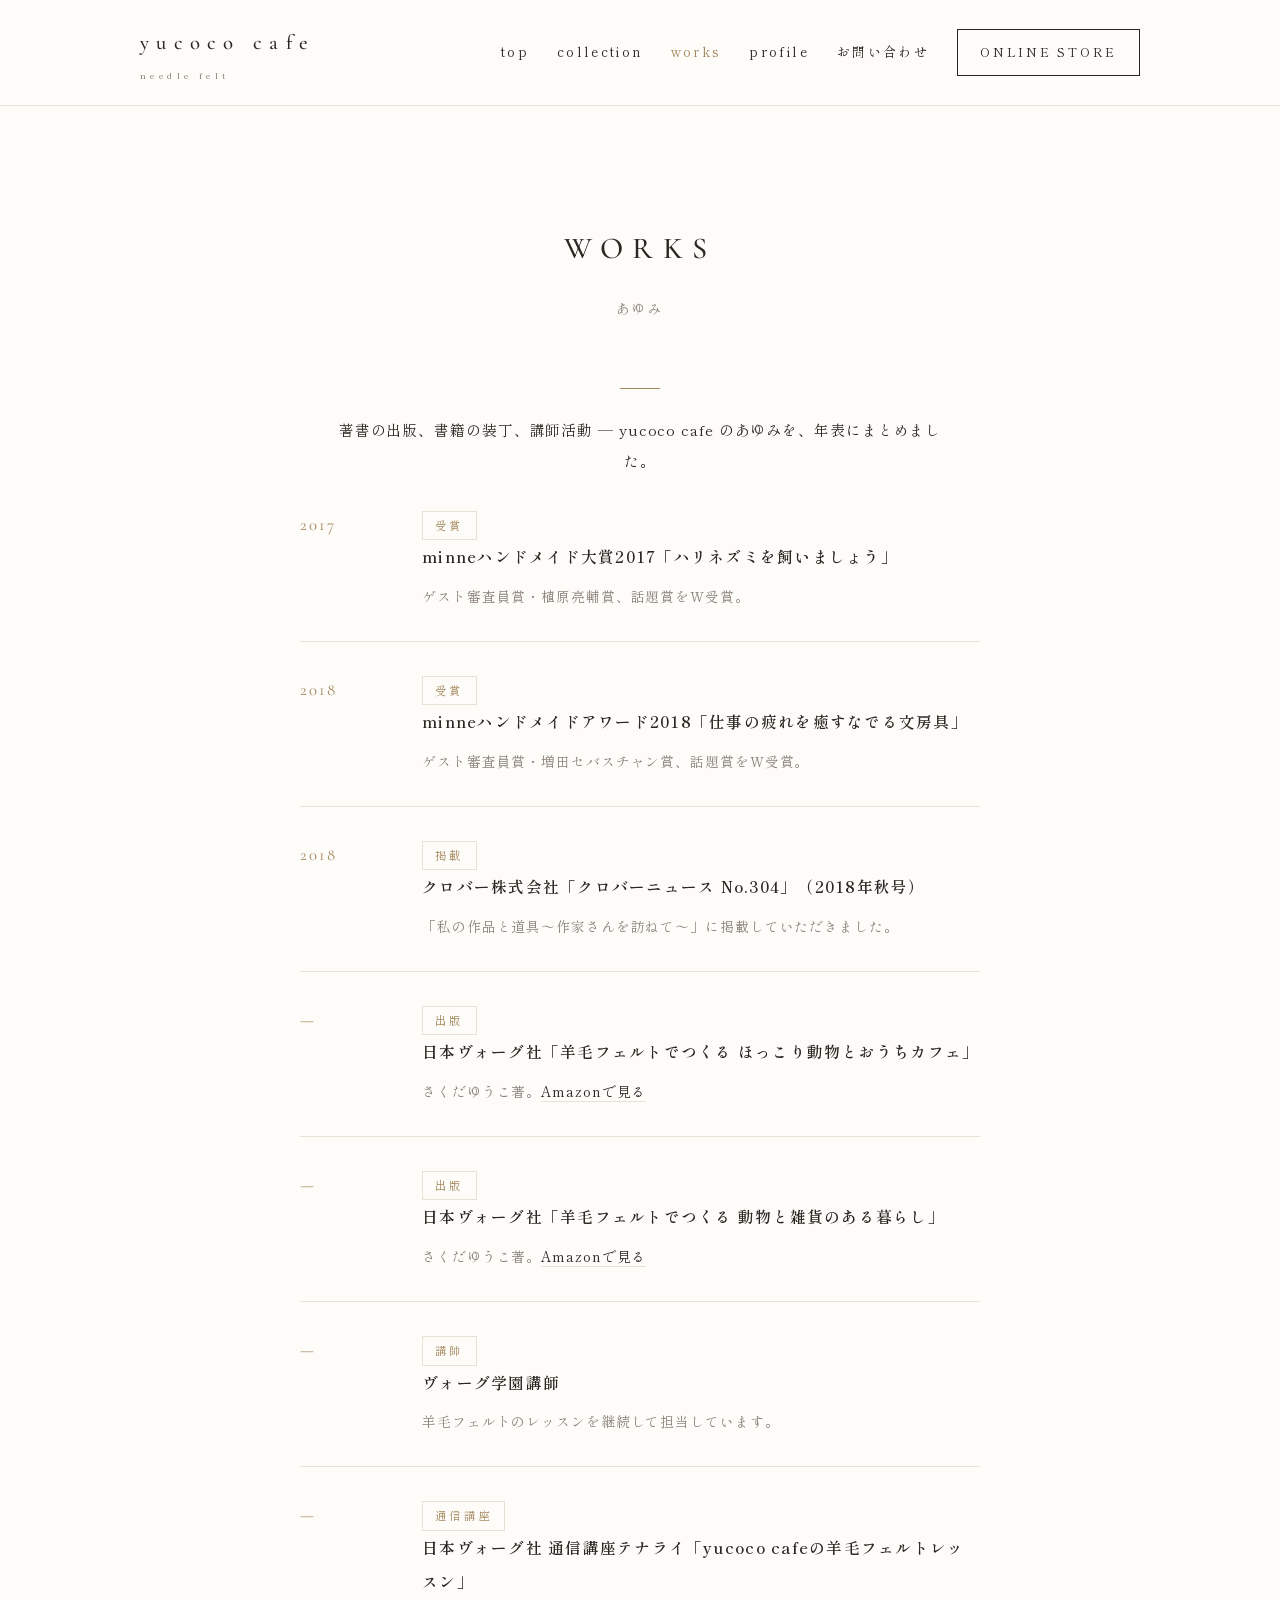
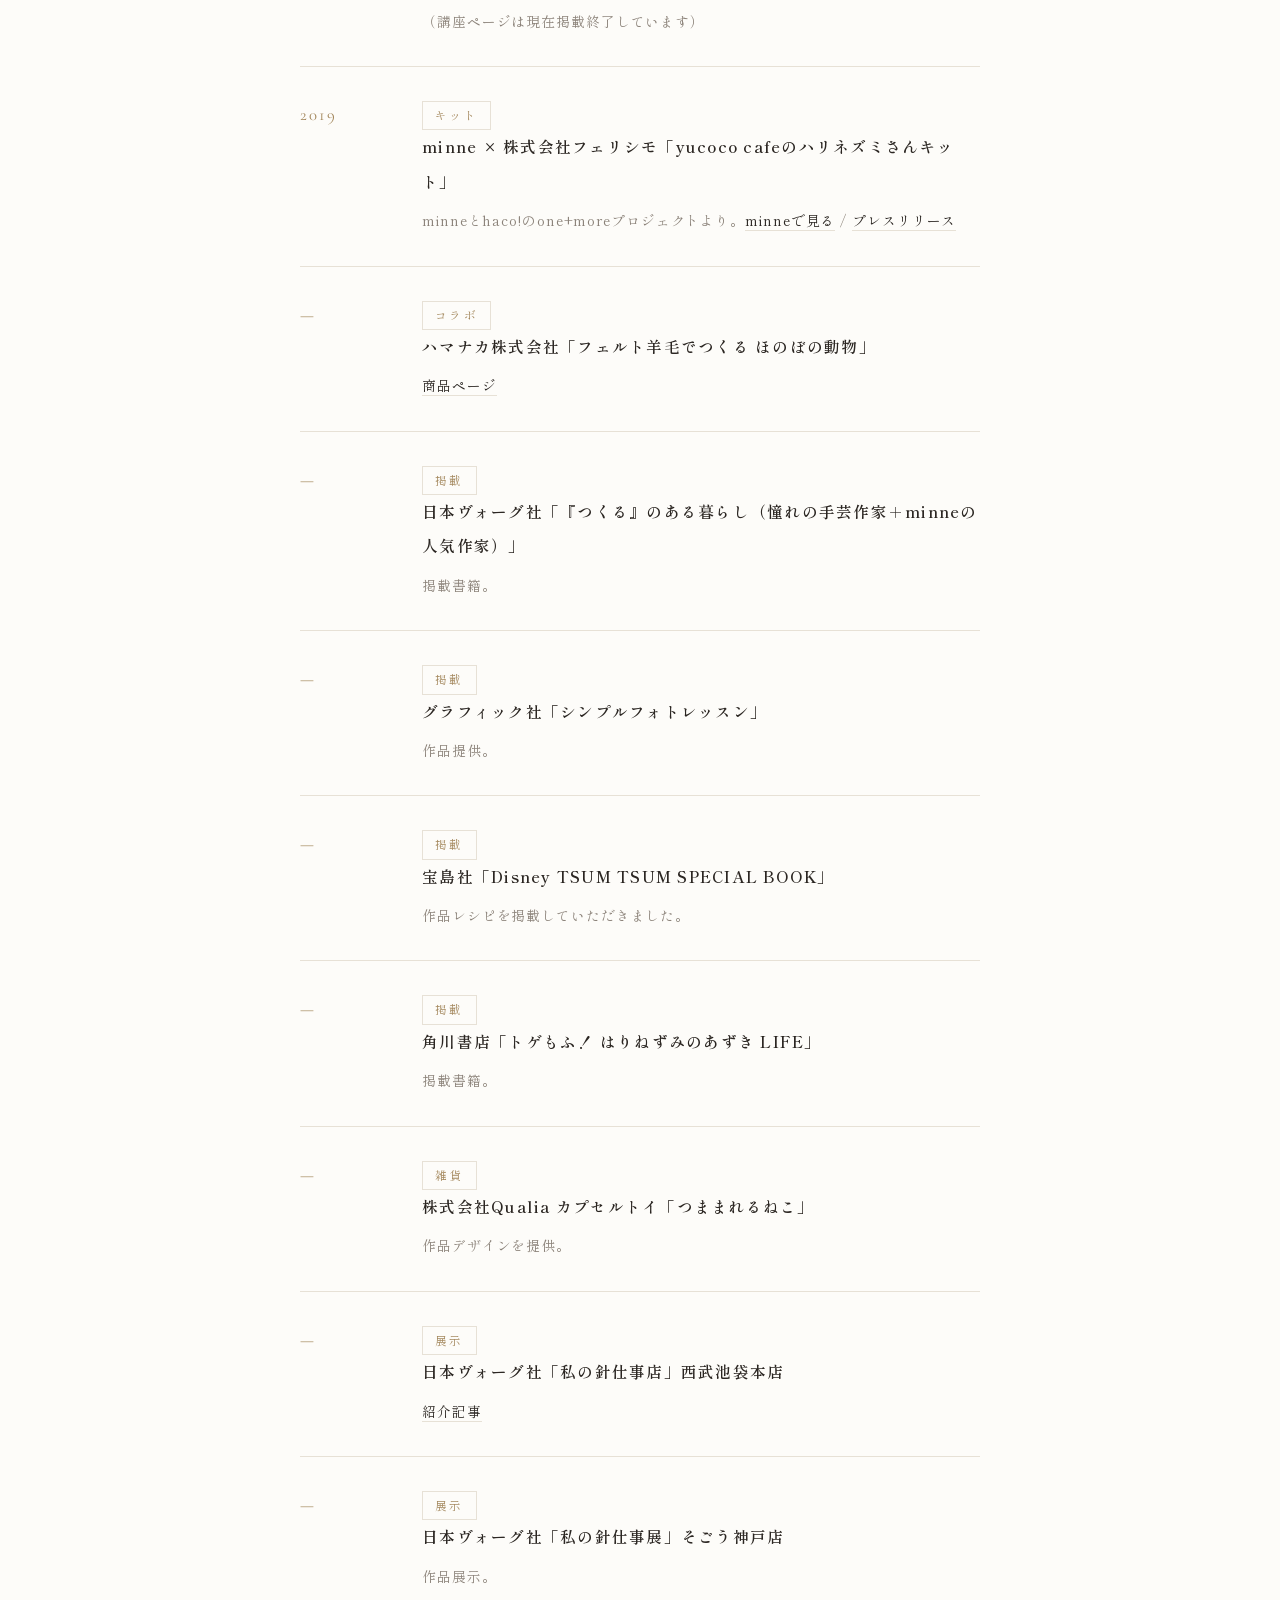
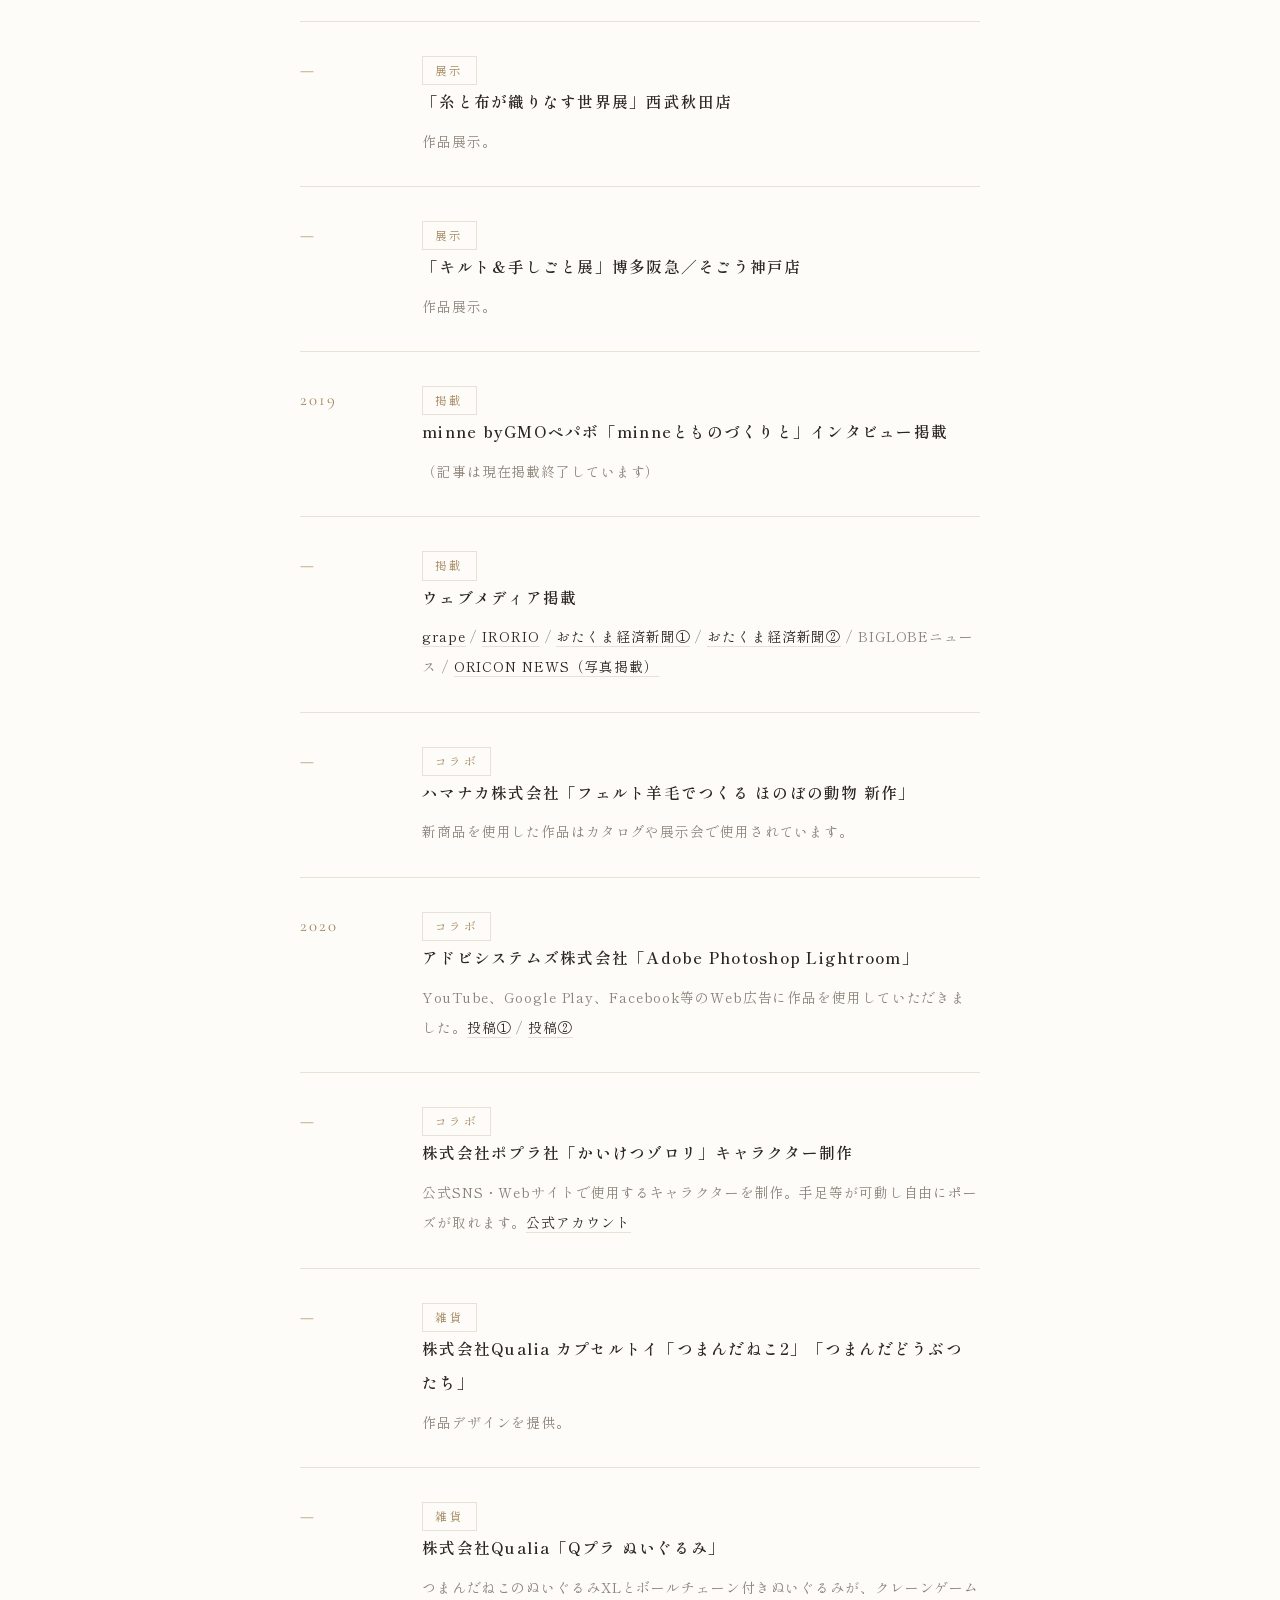
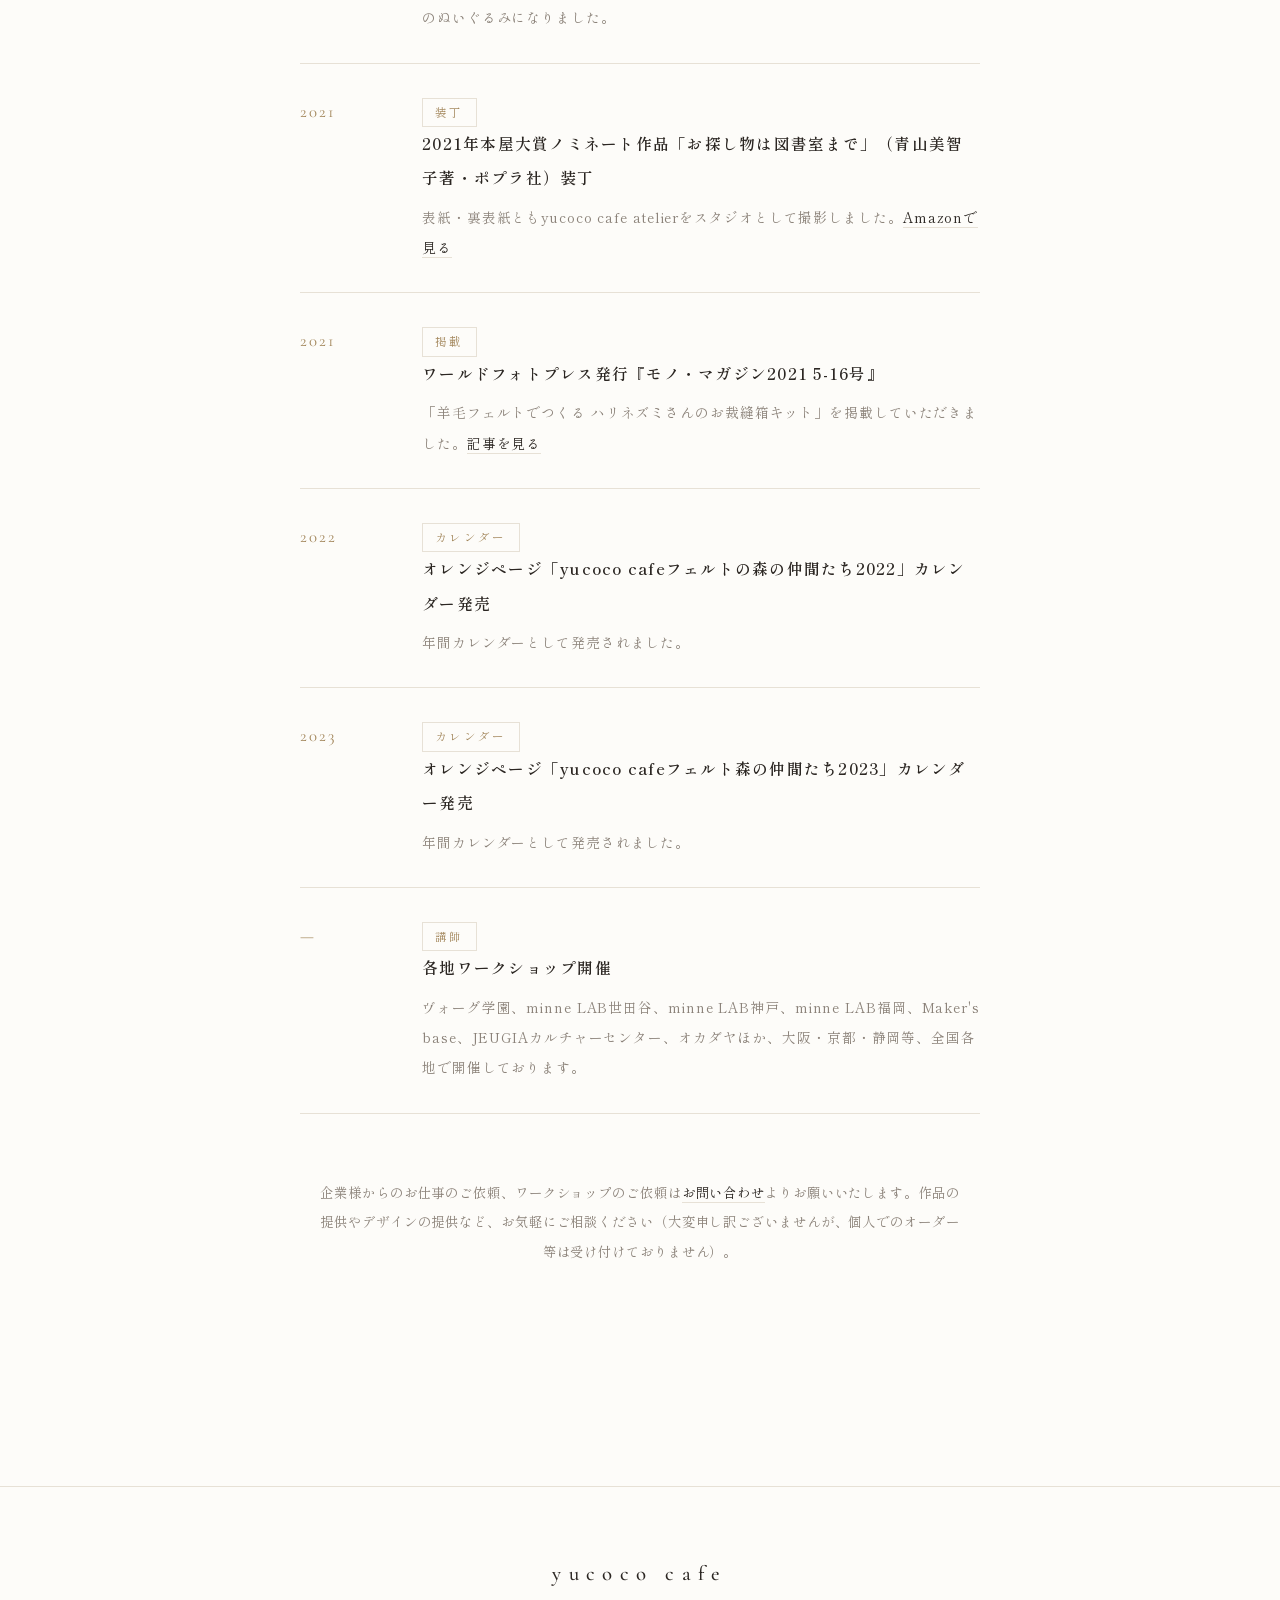
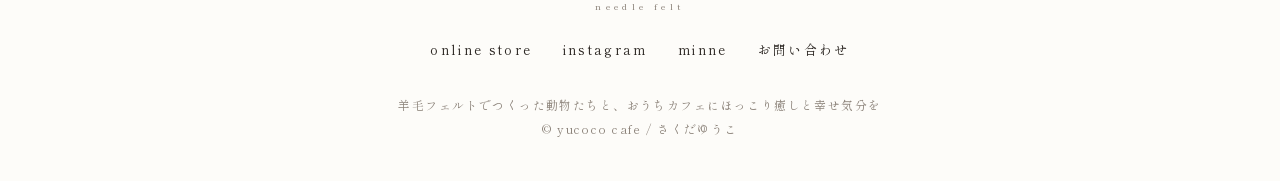
<file: b/works.html>
<!DOCTYPE html>
<html lang="ja">
<head>
<meta charset="UTF-8">
<meta name="viewport" content="width=device-width, initial-scale=1">
<title>works | 羊毛フェルト yucoco cafe さくだゆうこ</title>
<meta name="description" content="著書出版やヴォーグ学園講師、本屋大賞ノミネート作品の装丁、キット監修、雑貨コラボまで、yucoco cafeさくだゆうこのこれまでのお仕事を年表でご紹介します。">
<meta property="og:title" content="works | 羊毛フェルト yucoco cafe さくだゆうこ">
<meta property="og:type" content="website">
<meta property="og:url" content="https://yucococafe.jp/b/works.html">
<meta property="og:description" content="著書出版やヴォーグ学園講師、本屋大賞ノミネート作品の装丁、キット監修、雑貨コラボまで、yucoco cafeさくだゆうこのこれまでのお仕事を年表でご紹介します。">
<!-- 要確認: 公開ドメインが yucococafe.jp で確定するまでの仮 URL。確定後に見直すこと -->
<meta property="og:image" content="https://yucococafe.jp/b/assets/img/hero.jpg">
<meta name="twitter:card" content="summary_large_image">
<link rel="preconnect" href="https://fonts.googleapis.com">
<link href="https://fonts.googleapis.com/css2?family=Shippori+Mincho:wght@400;500;600&family=Cormorant+Garamond:wght@400;500&display=swap" rel="stylesheet">
<link rel="stylesheet" href="assets/style.css">
</head>
<body>

<header class="site-header">
  <div class="inner">
    <a href="index.html" class="wordmark">yucoco cafe<small>NEEDLE FELT</small></a>
    <nav class="nav">
      <a href="index.html">top</a>
      <a href="gallery.html">collection</a>
      <a href="works.html" class="current">works</a>
      <a href="profile.html">profile</a>
      <a href="contact.html">お問い合わせ</a>
      <a href="https://store.yucococafe.jp" class="btn-store">ONLINE STORE</a>
    </nav>
  </div>
</header>

<section class="section">

  <div class="reveal">
    <h1 class="section-title">WORKS</h1>
    <p class="section-sub">あゆみ</p>
    <hr class="rule">
    <p class="page-lead">著書の出版、書籍の装丁、講師活動 — yucoco cafe のあゆみを、年表にまとめました。</p>
  </div>

  <div class="timeline reveal">

    <div class="timeline-item">
      <div class="year">2017</div>
      <div>
        <span class="badge">受賞</span>
        <h3>minneハンドメイド大賞2017「ハリネズミを飼いましょう」</h3>
        <p>ゲスト審査員賞・植原亮輔賞、話題賞をW受賞。</p>
      </div>
    </div>

    <div class="timeline-item">
      <div class="year">2018</div>
      <div>
        <span class="badge">受賞</span>
        <h3>minneハンドメイドアワード2018「仕事の疲れを癒すなでる文房具」</h3>
        <p>ゲスト審査員賞・増田セバスチャン賞、話題賞をW受賞。</p>
      </div>
    </div>

    <div class="timeline-item">
      <div class="year">2018</div>
      <div>
        <span class="badge">掲載</span>
        <h3>クロバー株式会社「クロバーニュース No.304」（2018年秋号）</h3>
        <p>「私の作品と道具〜作家さんを訪ねて〜」に掲載していただきました。</p>
      </div>
    </div>

    <div class="timeline-item">
      <div class="year">—</div>
      <div>
        <span class="badge">出版</span>
        <h3>日本ヴォーグ社「羊毛フェルトでつくる ほっこり動物とおうちカフェ」</h3>
        <p>さくだゆうこ著。<a href="https://www.amazon.co.jp/羊毛フェルトでつくる-ほっこり動物とおうちカフェ-yucoco-cafe-さくだ/dp/4529057208" target="_blank" rel="noopener">Amazonで見る</a></p>
      </div>
    </div>

    <div class="timeline-item">
      <div class="year">—</div>
      <div>
        <span class="badge">出版</span>
        <h3>日本ヴォーグ社「羊毛フェルトでつくる 動物と雑貨のある暮らし」</h3>
        <p>さくだゆうこ著。<a href="https://www.amazon.co.jp/羊毛フェルトでつくる-動物と雑貨のある暮らし-yucoco-cafe-さくだゆうこ/dp/4529058034" target="_blank" rel="noopener">Amazonで見る</a></p>
      </div>
    </div>

    <div class="timeline-item">
      <div class="year">—</div>
      <div>
        <span class="badge">講師</span>
        <h3>ヴォーグ学園講師</h3>
        <p>羊毛フェルトのレッスンを継続して担当しています。</p>
      </div>
    </div>

    <div class="timeline-item">
      <div class="year">—</div>
      <div>
        <span class="badge">通信講座</span>
        <h3>日本ヴォーグ社 通信講座テナライ「yucoco cafeの羊毛フェルトレッスン」</h3>
        <p>（講座ページは現在掲載終了しています）</p>
      </div>
    </div>

    <div class="timeline-item">
      <div class="year">2019</div>
      <div>
        <span class="badge">キット</span>
        <h3>minne × 株式会社フェリシモ「yucoco cafeのハリネズミさんキット」</h3>
        <p>minneとhaco!のone+moreプロジェクトより。<a href="https://minne.com/feature/onemore/hdhg" target="_blank" rel="noopener">minneで見る</a> / <a href="https://pepabo.com/news/press/201903201200" target="_blank" rel="noopener">プレスリリース</a></p>
      </div>
    </div>

    <div class="timeline-item">
      <div class="year">—</div>
      <div>
        <span class="badge">コラボ</span>
        <h3>ハマナカ株式会社「フェルト羊毛でつくる ほのぼの動物」</h3>
        <p><a href="https://amuuse-hamanaka.com/shopbrand/1802447_2/" target="_blank" rel="noopener">商品ページ</a></p>
      </div>
    </div>

    <div class="timeline-item">
      <div class="year">—</div>
      <div>
        <span class="badge">掲載</span>
        <h3>日本ヴォーグ社「『つくる』のある暮らし（憧れの手芸作家＋minneの人気作家）」</h3>
        <p>掲載書籍。</p>
      </div>
    </div>

    <div class="timeline-item">
      <div class="year">—</div>
      <div>
        <span class="badge">掲載</span>
        <h3>グラフィック社「シンプルフォトレッスン」</h3>
        <p>作品提供。</p>
      </div>
    </div>

    <div class="timeline-item">
      <div class="year">—</div>
      <div>
        <span class="badge">掲載</span>
        <h3>宝島社「Disney TSUM TSUM SPECIAL BOOK」</h3>
        <p>作品レシピを掲載していただきました。</p>
      </div>
    </div>

    <div class="timeline-item">
      <div class="year">—</div>
      <div>
        <span class="badge">掲載</span>
        <h3>角川書店「トゲもふ！ はりねずみのあずき LIFE」</h3>
        <p>掲載書籍。</p>
      </div>
    </div>

    <div class="timeline-item">
      <div class="year">—</div>
      <div>
        <span class="badge">雑貨</span>
        <h3>株式会社Qualia カプセルトイ「つままれるねこ」</h3>
        <p>作品デザインを提供。</p>
      </div>
    </div>

    <div class="timeline-item">
      <div class="year">—</div>
      <div>
        <span class="badge">展示</span>
        <h3>日本ヴォーグ社「私の針仕事店」西武池袋本店</h3>
        <p><a href="https://www.fashion-press.net/news/32308" target="_blank" rel="noopener">紹介記事</a></p>
      </div>
    </div>

    <div class="timeline-item">
      <div class="year">—</div>
      <div>
        <span class="badge">展示</span>
        <h3>日本ヴォーグ社「私の針仕事展」そごう神戸店</h3>
        <p>作品展示。</p>
      </div>
    </div>

    <div class="timeline-item">
      <div class="year">—</div>
      <div>
        <span class="badge">展示</span>
        <h3>「糸と布が織りなす世界展」西武秋田店</h3>
        <p>作品展示。</p>
      </div>
    </div>

    <div class="timeline-item">
      <div class="year">—</div>
      <div>
        <span class="badge">展示</span>
        <h3>「キルト＆手しごと展」博多阪急／そごう神戸店</h3>
        <p>作品展示。</p>
      </div>
    </div>

    <div class="timeline-item">
      <div class="year">2019</div>
      <div>
        <span class="badge">掲載</span>
        <h3>minne byGMOペパボ「minneとものづくりと」インタビュー掲載</h3>
        <p>（記事は現在掲載終了しています）</p>
      </div>
    </div>

    <div class="timeline-item">
      <div class="year">—</div>
      <div>
        <span class="badge">掲載</span>
        <h3>ウェブメディア掲載</h3>
        <p><a href="https://grapee.jp/315801" target="_blank" rel="noopener">grape</a> / <a href="https://u-note.me/kaseisana/20180112/432390/" target="_blank" rel="noopener">IRORIO</a> / <a href="https://otakuma.net/archives/2018102901.html" target="_blank" rel="noopener">おたくま経済新聞①</a> / <a href="https://otakuma.net/archives/2018110804.html" target="_blank" rel="noopener">おたくま経済新聞②</a> / BIGLOBEニュース / <a href="https://www.oricon.co.jp/special/53145/" target="_blank" rel="noopener">ORICON NEWS（写真掲載）</a></p>
      </div>
    </div>

    <div class="timeline-item">
      <div class="year">—</div>
      <div>
        <span class="badge">コラボ</span>
        <h3>ハマナカ株式会社「フェルト羊毛でつくる ほのぼの動物 新作」</h3>
        <p>新商品を使用した作品はカタログや展示会で使用されています。</p>
      </div>
    </div>

    <div class="timeline-item">
      <div class="year">2020</div>
      <div>
        <span class="badge">コラボ</span>
        <h3>アドビシステムズ株式会社「Adobe Photoshop Lightroom」</h3>
        <p>YouTube、Google Play、Facebook等のWeb広告に作品を使用していただきました。<a href="https://www.instagram.com/p/CC29cTThKDa/?utm_source=ig_web_copy_link" target="_blank" rel="noopener">投稿①</a> / <a href="https://www.instagram.com/p/CC3LErwh31o/?utm_source=ig_web_copy_link" target="_blank" rel="noopener">投稿②</a></p>
      </div>
    </div>

    <div class="timeline-item">
      <div class="year">—</div>
      <div>
        <span class="badge">コラボ</span>
        <h3>株式会社ポプラ社「かいけつゾロリ」キャラクター制作</h3>
        <p>公式SNS・Webサイトで使用するキャラクターを制作。手足等が可動し自由にポーズが取れます。<a href="https://x.com/zororizz" target="_blank" rel="noopener">公式アカウント</a></p>
      </div>
    </div>

    <div class="timeline-item">
      <div class="year">—</div>
      <div>
        <span class="badge">雑貨</span>
        <h3>株式会社Qualia カプセルトイ「つまんだねこ2」「つまんだどうぶつたち」</h3>
        <p>作品デザインを提供。</p>
      </div>
    </div>

    <div class="timeline-item">
      <div class="year">—</div>
      <div>
        <span class="badge">雑貨</span>
        <h3>株式会社Qualia「Qプラ ぬいぐるみ」</h3>
        <p>つまんだねこのぬいぐるみXLとボールチェーン付きぬいぐるみが、クレーンゲームのぬいぐるみになりました。</p>
      </div>
    </div>

    <div class="timeline-item">
      <div class="year">2021</div>
      <div>
        <span class="badge">装丁</span>
        <h3>2021年本屋大賞ノミネート作品「お探し物は図書室まで」（青山美智子著・ポプラ社）装丁</h3>
        <p>表紙・裏表紙ともyucoco cafe atelierをスタジオとして撮影しました。<a href="https://www.amazon.co.jp/お探し物は図書室まで-青山美智子-ebook/dp/B08MQ6Y6PZ" target="_blank" rel="noopener">Amazonで見る</a></p>
      </div>
    </div>

    <div class="timeline-item">
      <div class="year">2021</div>
      <div>
        <span class="badge">掲載</span>
        <h3>ワールドフォトプレス発行『モノ・マガジン2021 5-16号』</h3>
        <p>「羊毛フェルトでつくる ハリネズミさんのお裁縫箱キット」を掲載していただきました。<a href="https://www.monomagazine.com/15446/" target="_blank" rel="noopener">記事を見る</a></p>
      </div>
    </div>

    <div class="timeline-item">
      <div class="year">2022</div>
      <div>
        <span class="badge">カレンダー</span>
        <h3>オレンジページ「yucoco cafeフェルトの森の仲間たち2022」カレンダー発売</h3>
        <p>年間カレンダーとして発売されました。</p>
      </div>
    </div>

    <div class="timeline-item">
      <div class="year">2023</div>
      <div>
        <span class="badge">カレンダー</span>
        <h3>オレンジページ「yucoco cafeフェルト森の仲間たち2023」カレンダー発売</h3>
        <p>年間カレンダーとして発売されました。</p>
      </div>
    </div>

    <div class="timeline-item">
      <div class="year">—</div>
      <div>
        <span class="badge">講師</span>
        <h3>各地ワークショップ開催</h3>
        <p>ヴォーグ学園、minne LAB世田谷、minne LAB神戸、minne LAB福岡、Maker's base、JEUGIAカルチャーセンター、オカダヤほか、大阪・京都・静岡等、全国各地で開催しております。</p>
      </div>
    </div>

  </div>

  <p class="page-note reveal">企業様からのお仕事のご依頼、ワークショップのご依頼は<a href="contact.html">お問い合わせ</a>よりお願いいたします。作品の提供やデザインの提供など、お気軽にご相談ください（大変申し訳ございませんが、個人でのオーダー等は受け付けておりません）。</p>

</section>

<footer class="site-footer">
  <div class="inner">
    <div class="wordmark">yucoco cafe<small>NEEDLE FELT</small></div>
    <div class="links">
      <a href="https://store.yucococafe.jp">online store</a>
      <a href="https://www.instagram.com/yucococafe/">instagram</a>
      <a href="https://minne.com/@856">minne</a>
      <a href="contact.html">お問い合わせ</a>
    </div>
    <p class="copy">羊毛フェルトでつくった動物たちと、おうちカフェにほっこり癒しと幸せ気分を<br>© yucoco cafe / さくだゆうこ</p>
  </div>
</footer>

<script src="assets/reveal.js"></script>

<style>
.page-lead { max-width: 620px; margin: 0 auto; text-align: center; color: var(--ink); font-size: 0.92rem; line-height: 2.1; }
.page-note { max-width: 640px; margin: 64px auto 0; text-align: center; color: var(--muted); font-size: 0.84rem; }
.page-note a { border-bottom: 1px solid var(--line); }

/* レビュー指摘対応: 768-899px 帯のヘッダー2段折返し(151.9px肥大)・320-375pxのnav圧迫を縮退 */
@media (min-width: 768px) and (max-width: 899px) {
  .nav { gap: 18px; }
  .nav .btn-store { display: none; }
  .wordmark small { display: none; }
}
@media (max-width: 400px) {
  .nav { gap: 12px; }
  .nav a { font-size: 0.72rem; letter-spacing: 0.1em; }
}
</style>

</body>
</html>
</file>
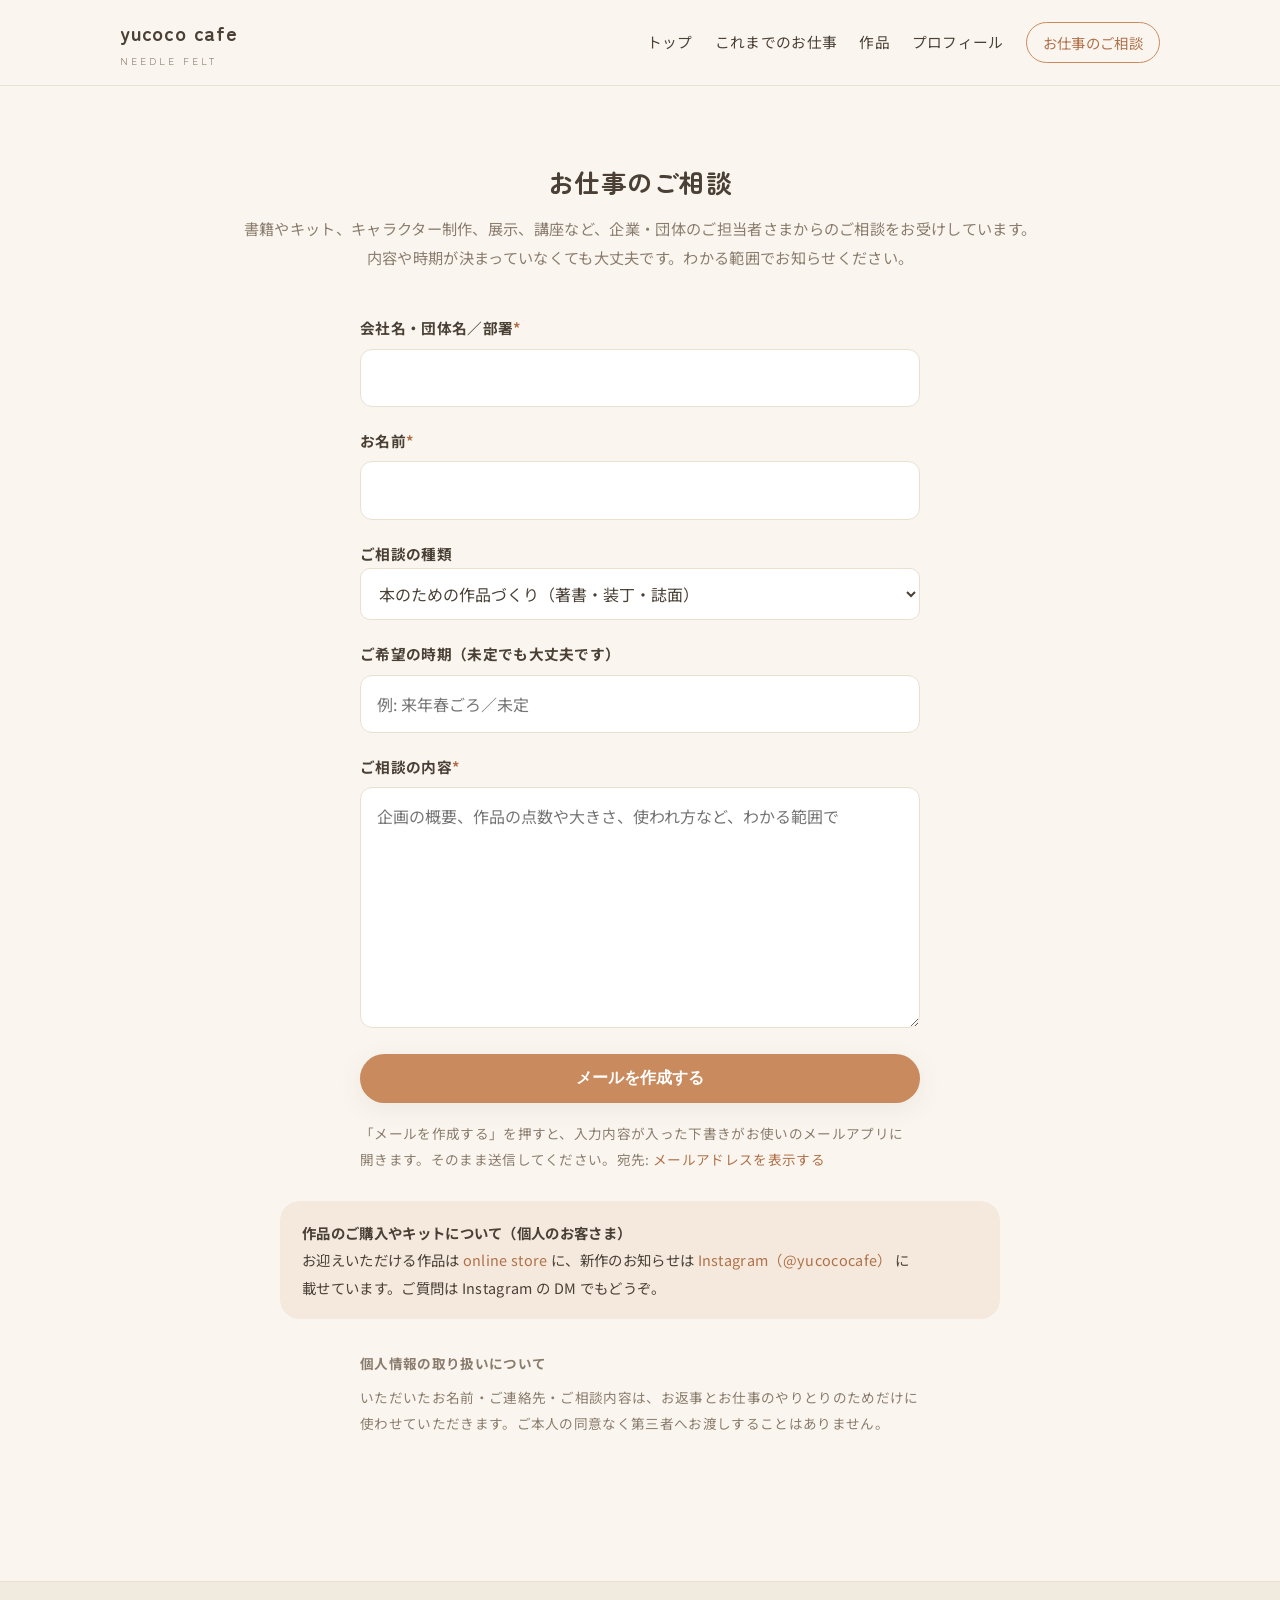
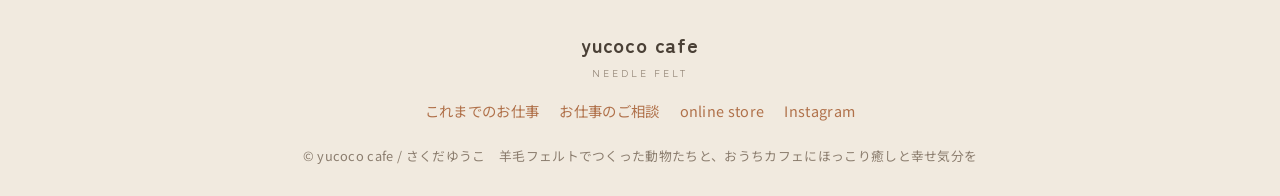
<file: c/contact.html>
<!DOCTYPE html>
<html lang="ja">
<head>
<meta charset="UTF-8">
<meta name="viewport" content="width=device-width, initial-scale=1">
<title>お仕事のご相談 | 羊毛フェルト yucoco cafe さくだゆうこ</title>
<meta name="description" content="羊毛フェルト作家 さくだゆうこ（yucoco cafe）へのお仕事のご相談・お問い合わせページです。">
<link rel="preconnect" href="https://fonts.googleapis.com">
<link href="https://fonts.googleapis.com/css2?family=Zen+Maru+Gothic:wght@400;700&family=Noto+Sans+JP:wght@400;700&display=swap" rel="stylesheet">
<link rel="stylesheet" href="../assets/style.css">
<link rel="stylesheet" href="assets/c.css">
</head>
<body>
<header class="site-header">
  <div class="inner">
    <a href="index.html" class="wordmark">yucoco cafe<small>NEEDLE FELT</small></a>
    <nav class="nav">
      <a href="index.html">トップ</a>
      <a href="oshigoto.html">これまでのお仕事</a>
      <a href="gallery.html">作品</a>
      <a href="profile.html">プロフィール</a>
      <a href="contact.html" class="btn-consult">お仕事のご相談</a>
    </nav>
  </div>
</header>
<main>
<section class="section">
  <h1 class="section-title">お仕事のご相談</h1>
  <p class="section-lead">書籍やキット、キャラクター制作、展示、講座など、企業・団体のご担当者さまからのご相談をお受けしています。<br>内容や時期が決まっていなくても大丈夫です。わかる範囲でお知らせください。</p>

  <form class="form" id="contact-form">
    <div>
      <label for="company">会社名・団体名／部署<span aria-hidden="true">*</span></label>
      <input type="text" id="company" name="company" required autocomplete="organization">
    </div>
    <div>
      <label for="name">お名前<span aria-hidden="true">*</span></label>
      <input type="text" id="name" name="name" required autocomplete="name">
    </div>
    <div>
      <label for="kind">ご相談の種類</label>
      <select id="kind" name="kind">
        <option>本のための作品づくり（著書・装丁・誌面）</option>
        <option>キット・商品の共同開発</option>
        <option>キャラクター制作・作品提供</option>
        <option>展示・イベント</option>
        <option>講座・ワークショップ</option>
        <option>取材・掲載</option>
        <option>その他</option>
      </select>
    </div>
    <div>
      <label for="when">ご希望の時期（未定でも大丈夫です）</label>
      <input type="text" id="when" name="when" placeholder="例: 来年春ごろ／未定">
    </div>
    <div>
      <label for="message">ご相談の内容<span aria-hidden="true">*</span></label>
      <textarea id="message" name="message" rows="7" required placeholder="企画の概要、作品の点数や大きさ、使われ方など、わかる範囲で"></textarea>
    </div>
    <button type="submit" class="btn">メールを作成する</button>
    <p class="form-note">「メールを作成する」を押すと、入力内容が入った下書きがお使いのメールアプリに開きます。そのまま送信してください。宛先: <a href="#" id="yc-mail" data-u="info" data-d="yucococafe.jp" rel="nofollow">メールアドレスを表示する</a></p>
    <noscript><p class="form-note">メール: info（アットマーク）yucococafe.jp</p></noscript>
  </form>

  <div class="aside-note">
    <p><strong>作品のご購入やキットについて（個人のお客さま）</strong><br>お迎えいただける作品は <a href="https://store.yucococafe.jp" target="_blank" rel="noopener">online store</a> に、新作のお知らせは <a href="https://www.instagram.com/yucococafe/" target="_blank" rel="noopener">Instagram（@yucococafe）</a> に載せています。ご質問は Instagram の DM でもどうぞ。</p>
  </div>

  <div class="form-note contact-privacy">
    <p><strong>個人情報の取り扱いについて</strong></p>
    <p>いただいたお名前・ご連絡先・ご相談内容は、お返事とお仕事のやりとりのためだけに使わせていただきます。ご本人の同意なく第三者へお渡しすることはありません。</p>
  </div>
</section>
</main>
<footer class="site-footer">
  <div class="inner">
    <div class="wordmark">yucoco cafe<small>NEEDLE FELT</small></div>
    <div class="links">
      <a href="oshigoto.html">これまでのお仕事</a>
      <a href="contact.html">お仕事のご相談</a>
      <a href="https://store.yucococafe.jp">online store</a>
      <a href="https://www.instagram.com/yucococafe/">Instagram</a>
    </div>
    <p class="copy">© yucoco cafe / さくだゆうこ　羊毛フェルトでつくった動物たちと、おうちカフェにほっこり癒しと幸せ気分を</p>
  </div>
</footer>

<script>
  var ycMail = document.getElementById('yc-mail');
  function ycAddr() { return ycMail.getAttribute('data-u') + '@' + ycMail.getAttribute('data-d'); }
  ycMail.addEventListener('click', function (e) { e.preventDefault(); ycMail.textContent = ycAddr(); ycMail.setAttribute('href', 'mailto:' + ycAddr()); });
  document.getElementById('contact-form').addEventListener('submit', function (e) {
    e.preventDefault();
    var v = function (id) { return document.getElementById(id).value.trim(); };
    var subject = '【お仕事のご相談】' + v('company') + '　' + v('name') + ' 様';
    var body = '会社名・団体名／部署: ' + v('company') + '\nお名前: ' + v('name') + '\nご相談の種類: ' + v('kind') + '\nご希望の時期: ' + (v('when') || '未定') + '\n\n' + v('message');
    location.href = 'mailto:' + ycAddr() + '?subject=' + encodeURIComponent(subject) + '&body=' + encodeURIComponent(body);
  });
</script>
<style>
  .form select { width: 100%; padding: 12px 14px; border: 1px solid var(--line); border-radius: 10px; font: inherit; background: var(--paper); color: var(--ink); }
  .form label span[aria-hidden="true"] { color: var(--accent-deep); }
  .contact-privacy { max-width: 560px; margin: 32px auto 0; }
  .contact-privacy p + p { margin-top: 8px; }
</style>
</body>
</html>
</file>
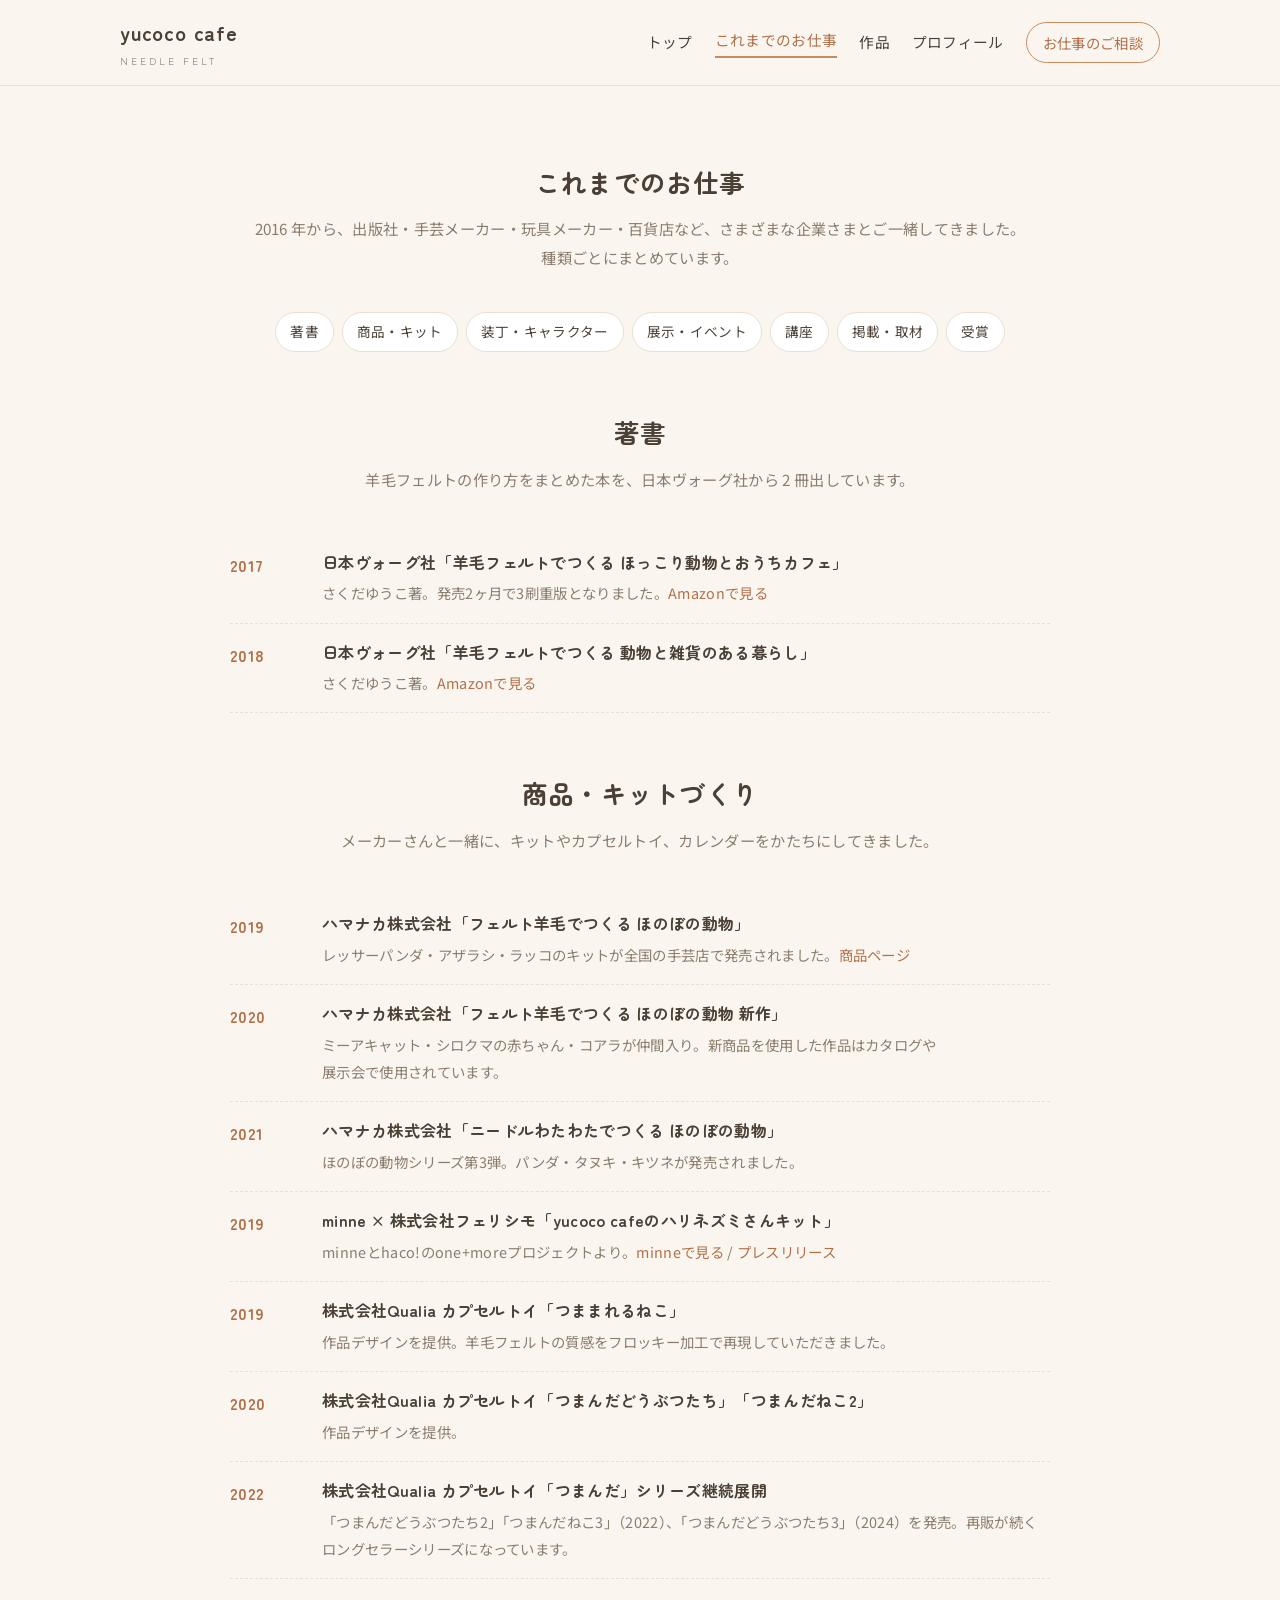
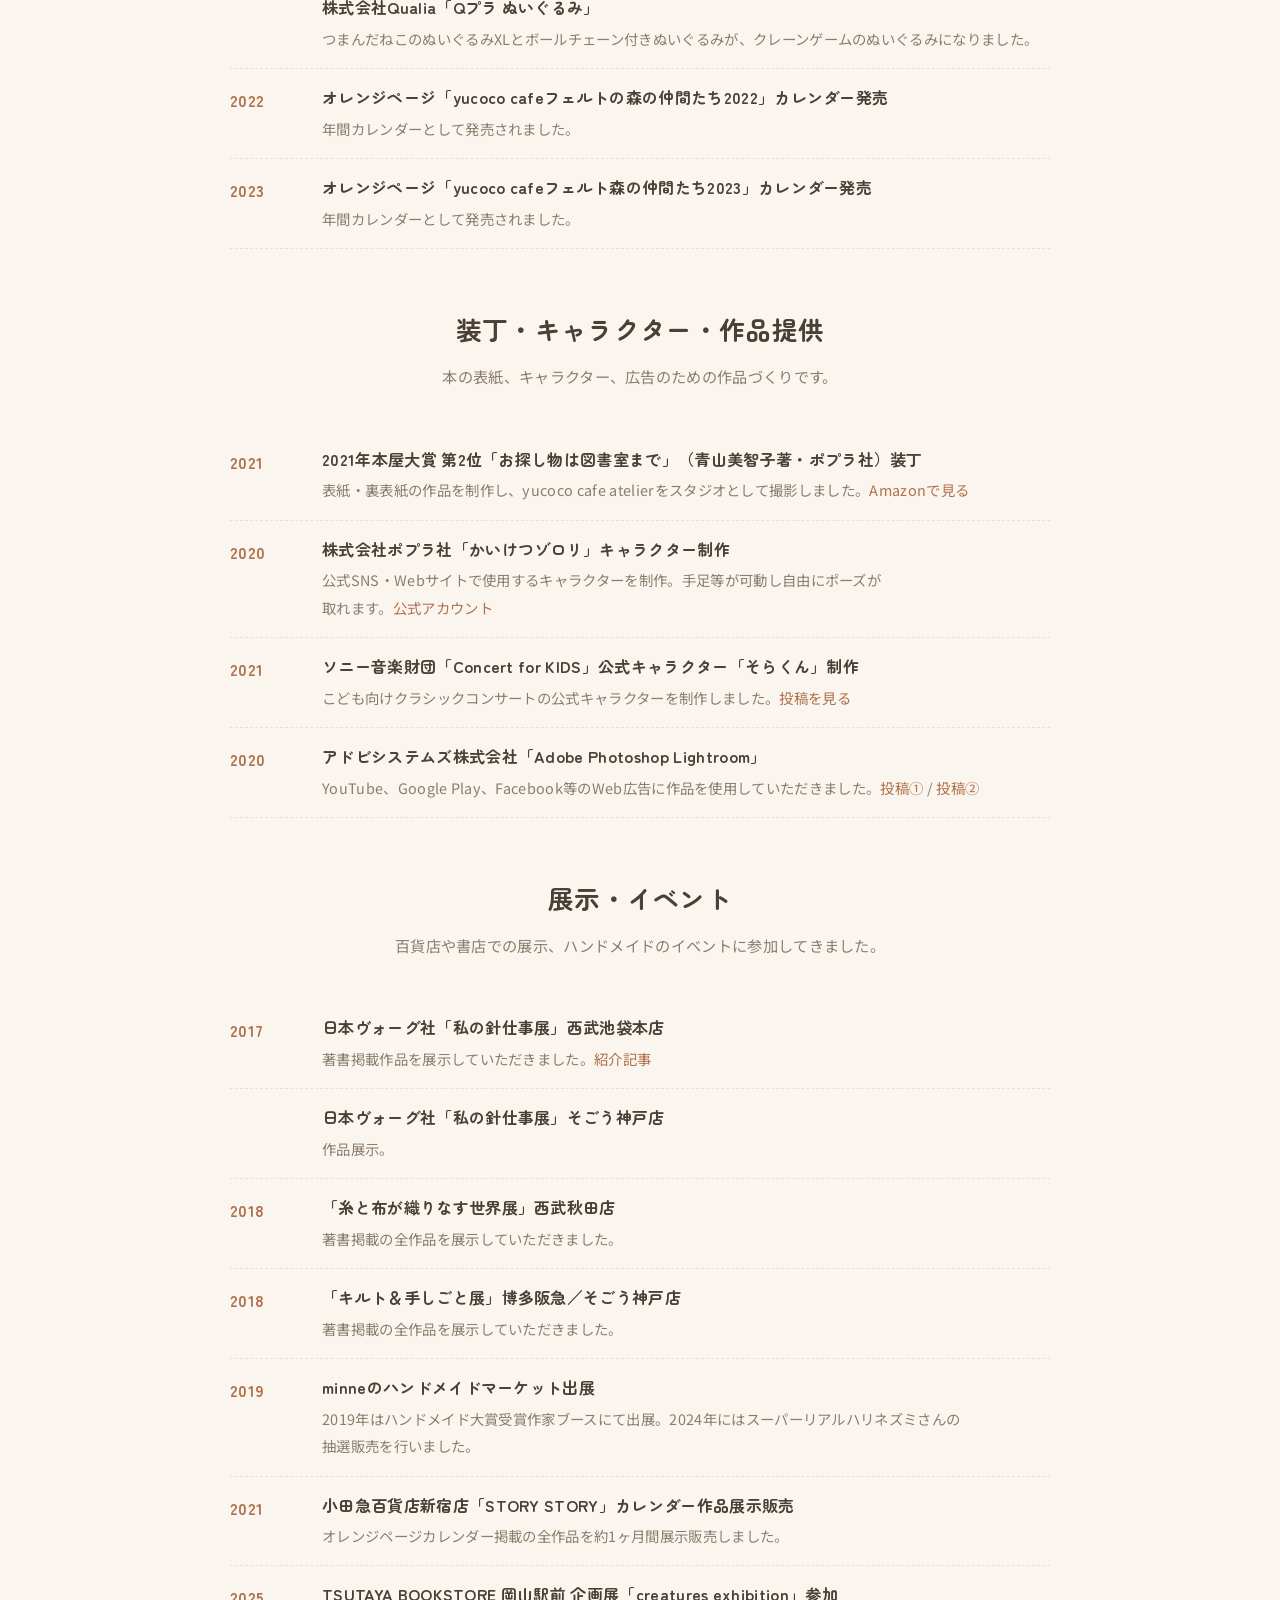
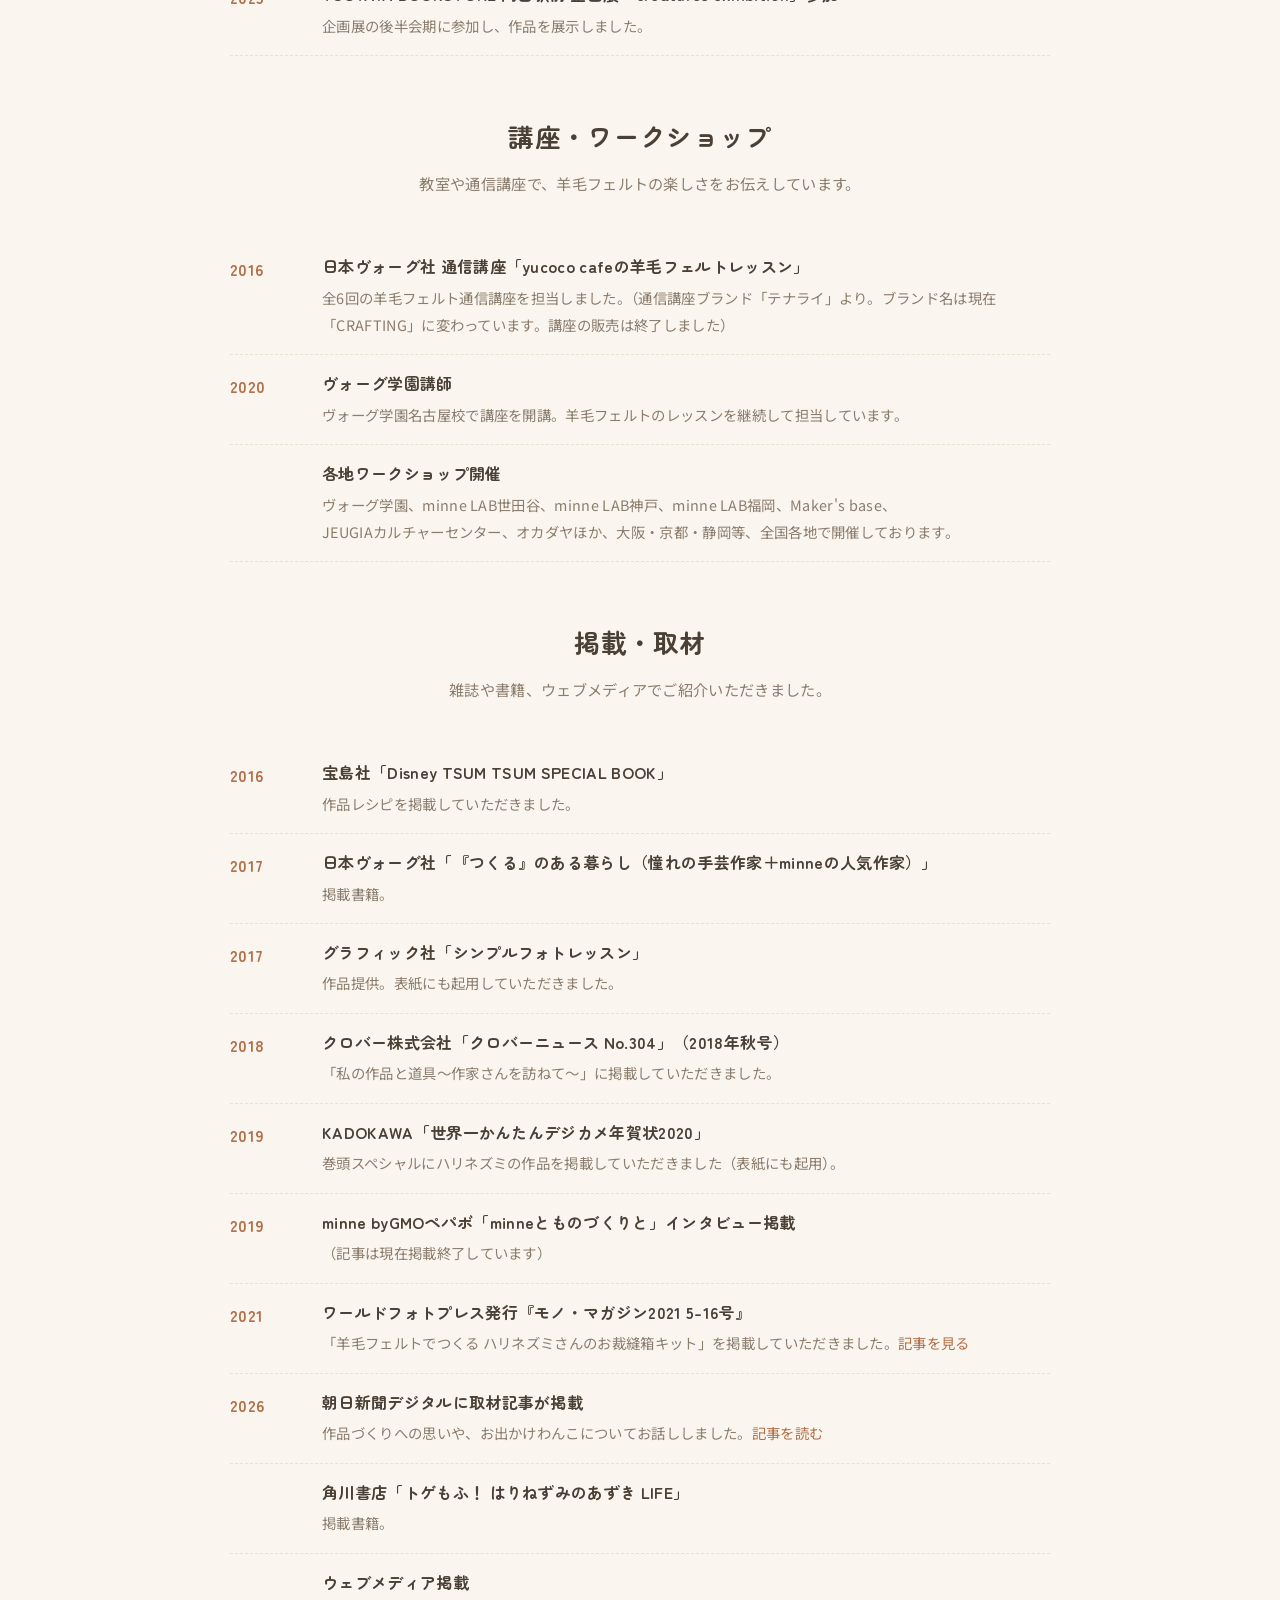
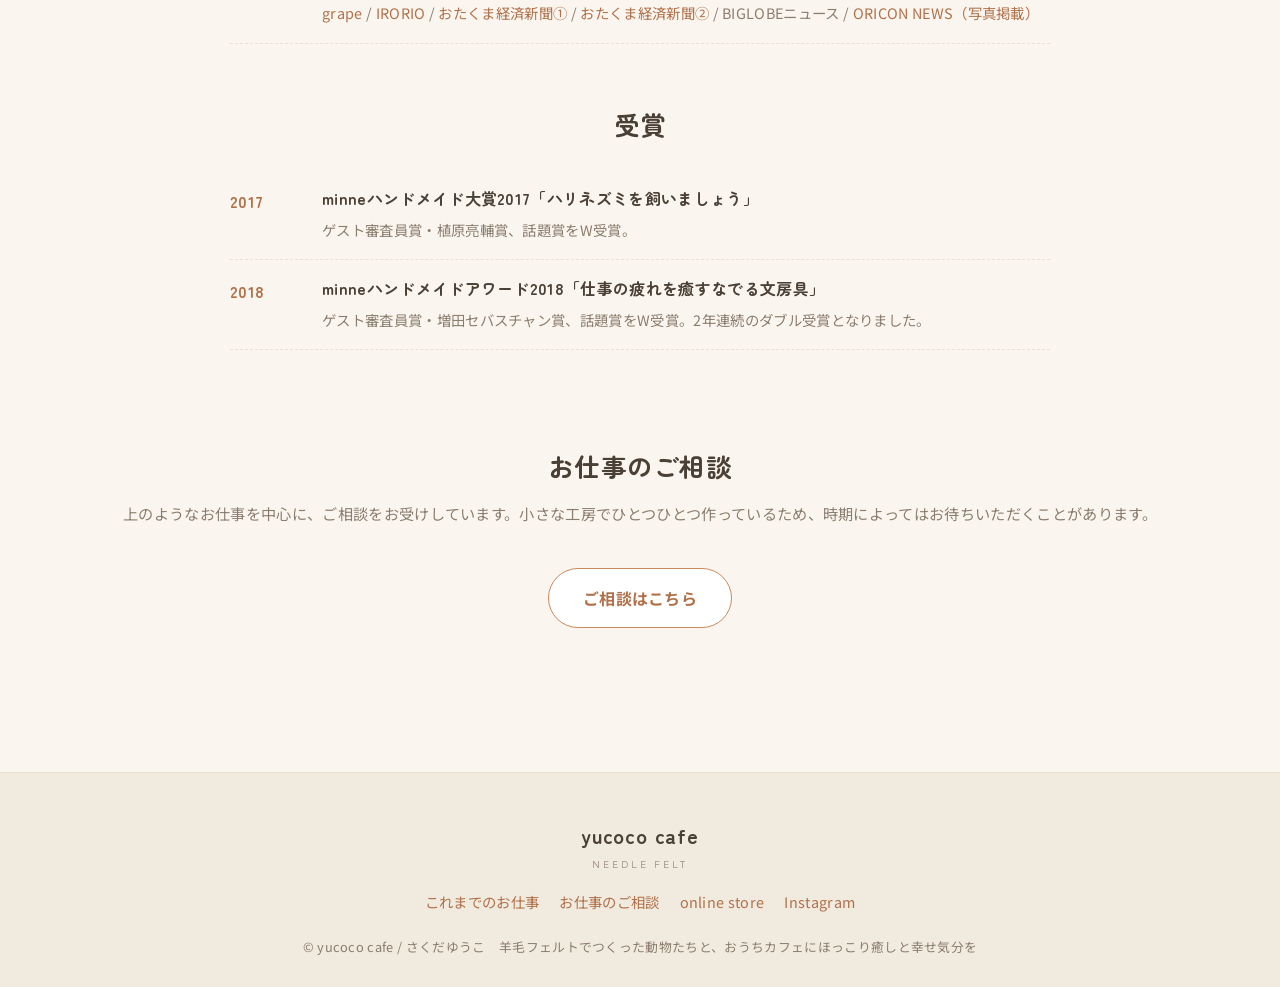
<file: c/oshigoto.html>
<!DOCTYPE html>
<html lang="ja">
<head>
<meta charset="UTF-8">
<meta name="viewport" content="width=device-width, initial-scale=1">
<title>これまでのお仕事 | 羊毛フェルト yucoco cafe さくだゆうこ</title>
<meta name="description" content="羊毛フェルト作家 さくだゆうこ（yucoco cafe）が、出版社・手芸メーカー・玩具メーカーなど企業さまと手がけてきたお仕事の一覧です。">
<link rel="preconnect" href="https://fonts.googleapis.com">
<link href="https://fonts.googleapis.com/css2?family=Zen+Maru+Gothic:wght@400;700&family=Noto+Sans+JP:wght@400;700&display=swap" rel="stylesheet">
<link rel="stylesheet" href="../assets/style.css">
<link rel="stylesheet" href="assets/c.css">
</head>
<body>
<header class="site-header">
  <div class="inner">
    <a href="index.html" class="wordmark">yucoco cafe<small>NEEDLE FELT</small></a>
    <nav class="nav">
      <a href="index.html">トップ</a>
      <a href="oshigoto.html" class="current">これまでのお仕事</a>
      <a href="gallery.html">作品</a>
      <a href="profile.html">プロフィール</a>
      <a href="contact.html" class="btn-consult">お仕事のご相談</a>
    </nav>
  </div>
</header>
<main>
  <section class="section page-head">
    <h1 class="section-title">これまでのお仕事</h1>
    <p class="section-lead">2016 年から、出版社・手芸メーカー・玩具メーカー・百貨店など、さまざまな企業さまとご一緒してきました。<br>種類ごとにまとめています。</p>
    <nav class="jump" aria-label="種類へ移動">
      <a href="#g0">著書</a><a href="#g1">商品・キット</a><a href="#g2">装丁・キャラクター</a><a href="#g3">展示・イベント</a><a href="#g4">講座</a><a href="#g5">掲載・取材</a><a href="#g6">受賞</a>
    </nav>
  </section>

  <section class="jobs" id="g0">
    <h2 class="section-title">著書</h2>
    <p class="section-lead">羊毛フェルトの作り方をまとめた本を、日本ヴォーグ社から 2 冊出しています。</p>
    <ul class="job-list">
      <li class="job">
        <div class="job-year">2017</div>
        <div><h3>日本ヴォーグ社「羊毛フェルトでつくる ほっこり動物とおうちカフェ」</h3><p>さくだゆうこ著。発売2ヶ月で3刷重版となりました。<a href="https://www.amazon.co.jp/羊毛フェルトでつくる-ほっこり動物とおうちカフェ-yucoco-cafe-さくだ/dp/4529057208" target="_blank" rel="noopener">Amazonで見る</a></p></div>
      </li>
      <li class="job">
        <div class="job-year">2018</div>
        <div><h3>日本ヴォーグ社「羊毛フェルトでつくる 動物と雑貨のある暮らし」</h3><p>さくだゆうこ著。<a href="https://www.amazon.co.jp/羊毛フェルトでつくる-動物と雑貨のある暮らし-yucoco-cafe-さくだゆうこ/dp/4529058034" target="_blank" rel="noopener">Amazonで見る</a></p></div>
      </li>
    </ul>
  </section>

  <section class="jobs" id="g1">
    <h2 class="section-title">商品・キットづくり</h2>
    <p class="section-lead">メーカーさんと一緒に、キットやカプセルトイ、カレンダーをかたちにしてきました。</p>
    <ul class="job-list">
      <li class="job">
        <div class="job-year">2019</div>
        <div><h3>ハマナカ株式会社「フェルト羊毛でつくる ほのぼの動物」</h3><p>レッサーパンダ・アザラシ・ラッコのキットが全国の手芸店で発売されました。<a href="https://amuuse-hamanaka.com/shopbrand/1802447_2/" target="_blank" rel="noopener">商品ページ</a></p></div>
      </li>
      <li class="job">
        <div class="job-year">2020</div>
        <div><h3>ハマナカ株式会社「フェルト羊毛でつくる ほのぼの動物 新作」</h3><p>ミーアキャット・シロクマの赤ちゃん・コアラが仲間入り。新商品を使用した作品はカタログや展示会で使用されています。</p></div>
      </li>
      <li class="job">
        <div class="job-year">2021</div>
        <div><h3>ハマナカ株式会社「ニードルわたわたでつくる ほのぼの動物」</h3><p>ほのぼの動物シリーズ第3弾。パンダ・タヌキ・キツネが発売されました。</p></div>
      </li>
      <li class="job">
        <div class="job-year">2019</div>
        <div><h3>minne × 株式会社フェリシモ「yucoco cafeのハリネズミさんキット」</h3><p>minneとhaco!のone+moreプロジェクトより。<a href="https://minne.com/feature/onemore/hdhg" target="_blank" rel="noopener">minneで見る</a> / <a href="https://pepabo.com/news/press/201903201200" target="_blank" rel="noopener">プレスリリース</a></p></div>
      </li>
      <li class="job">
        <div class="job-year">2019</div>
        <div><h3>株式会社Qualia カプセルトイ「つままれるねこ」</h3><p>作品デザインを提供。羊毛フェルトの質感をフロッキー加工で再現していただきました。</p></div>
      </li>
      <li class="job">
        <div class="job-year">2020</div>
        <div><h3>株式会社Qualia カプセルトイ「つまんだどうぶつたち」「つまんだねこ2」</h3><p>作品デザインを提供。</p></div>
      </li>
      <li class="job">
        <div class="job-year">2022</div>
        <div><h3>株式会社Qualia カプセルトイ「つまんだ」シリーズ継続展開</h3><p>「つまんだどうぶつたち2」「つまんだねこ3」（2022）、「つまんだどうぶつたち3」（2024）を発売。再販が続くロングセラーシリーズになっています。</p></div>
      </li>
      <li class="job">
        <div class="job-year"></div>
        <div><h3>株式会社Qualia「Qプラ ぬいぐるみ」</h3><p>つまんだねこのぬいぐるみXLとボールチェーン付きぬいぐるみが、クレーンゲームのぬいぐるみになりました。</p></div>
      </li>
      <li class="job">
        <div class="job-year">2022</div>
        <div><h3>オレンジページ「yucoco cafeフェルトの森の仲間たち2022」カレンダー発売</h3><p>年間カレンダーとして発売されました。</p></div>
      </li>
      <li class="job">
        <div class="job-year">2023</div>
        <div><h3>オレンジページ「yucoco cafeフェルト森の仲間たち2023」カレンダー発売</h3><p>年間カレンダーとして発売されました。</p></div>
      </li>
    </ul>
  </section>

  <section class="jobs" id="g2">
    <h2 class="section-title">装丁・キャラクター・作品提供</h2>
    <p class="section-lead">本の表紙、キャラクター、広告のための作品づくりです。</p>
    <ul class="job-list">
      <li class="job">
        <div class="job-year">2021</div>
        <div><h3>2021年本屋大賞 第2位「お探し物は図書室まで」（青山美智子著・ポプラ社）装丁</h3><p>表紙・裏表紙の作品を制作し、yucoco cafe atelierをスタジオとして撮影しました。<a href="https://www.amazon.co.jp/お探し物は図書室まで-青山美智子-ebook/dp/B08MQ6Y6PZ" target="_blank" rel="noopener">Amazonで見る</a></p></div>
      </li>
      <li class="job">
        <div class="job-year">2020</div>
        <div><h3>株式会社ポプラ社「かいけつゾロリ」キャラクター制作</h3><p>公式SNS・Webサイトで使用するキャラクターを制作。手足等が可動し自由にポーズが取れます。<a href="https://x.com/zororizz" target="_blank" rel="noopener">公式アカウント</a></p></div>
      </li>
      <li class="job">
        <div class="job-year">2021</div>
        <div><h3>ソニー音楽財団「Concert for KIDS」公式キャラクター「そらくん」制作</h3><p>こども向けクラシックコンサートの公式キャラクターを制作しました。<a href="https://www.instagram.com/p/CVUdVh_BcPC/" target="_blank" rel="noopener">投稿を見る</a></p></div>
      </li>
      <li class="job">
        <div class="job-year">2020</div>
        <div><h3>アドビシステムズ株式会社「Adobe Photoshop Lightroom」</h3><p>YouTube、Google Play、Facebook等のWeb広告に作品を使用していただきました。<a href="https://www.instagram.com/p/CC29cTThKDa/" target="_blank" rel="noopener">投稿①</a> / <a href="https://www.instagram.com/p/CC3LErwh31o/" target="_blank" rel="noopener">投稿②</a></p></div>
      </li>
    </ul>
  </section>

  <section class="jobs" id="g3">
    <h2 class="section-title">展示・イベント</h2>
    <p class="section-lead">百貨店や書店での展示、ハンドメイドのイベントに参加してきました。</p>
    <ul class="job-list">
      <li class="job">
        <div class="job-year">2017</div>
        <div><h3>日本ヴォーグ社「私の針仕事展」西武池袋本店</h3><p>著書掲載作品を展示していただきました。<a href="https://www.fashion-press.net/news/32308" target="_blank" rel="noopener">紹介記事</a></p></div>
      </li>
      <li class="job">
        <div class="job-year"></div>
        <div><h3>日本ヴォーグ社「私の針仕事展」そごう神戸店</h3><p>作品展示。</p></div>
      </li>
      <li class="job">
        <div class="job-year">2018</div>
        <div><h3>「糸と布が織りなす世界展」西武秋田店</h3><p>著書掲載の全作品を展示していただきました。</p></div>
      </li>
      <li class="job">
        <div class="job-year">2018</div>
        <div><h3>「キルト＆手しごと展」博多阪急／そごう神戸店</h3><p>著書掲載の全作品を展示していただきました。</p></div>
      </li>
      <li class="job">
        <div class="job-year">2019</div>
        <div><h3>minneのハンドメイドマーケット出展</h3><p>2019年はハンドメイド大賞受賞作家ブースにて出展。2024年にはスーパーリアルハリネズミさんの抽選販売を行いました。</p></div>
      </li>
      <li class="job">
        <div class="job-year">2021</div>
        <div><h3>小田急百貨店新宿店「STORY STORY」カレンダー作品展示販売</h3><p>オレンジページカレンダー掲載の全作品を約1ヶ月間展示販売しました。</p></div>
      </li>
      <li class="job">
        <div class="job-year">2025</div>
        <div><h3>TSUTAYA BOOKSTORE 岡山駅前 企画展「creatures exhibition」参加</h3><p>企画展の後半会期に参加し、作品を展示しました。</p></div>
      </li>
    </ul>
  </section>

  <section class="jobs" id="g4">
    <h2 class="section-title">講座・ワークショップ</h2>
    <p class="section-lead">教室や通信講座で、羊毛フェルトの楽しさをお伝えしています。</p>
    <ul class="job-list">
      <li class="job">
        <div class="job-year">2016</div>
        <div><h3>日本ヴォーグ社 通信講座「yucoco cafeの羊毛フェルトレッスン」</h3><p>全6回の羊毛フェルト通信講座を担当しました。（通信講座ブランド「テナライ」より。ブランド名は現在「CRAFTING」に変わっています。講座の販売は終了しました）</p></div>
      </li>
      <li class="job">
        <div class="job-year">2020</div>
        <div><h3>ヴォーグ学園講師</h3><p>ヴォーグ学園名古屋校で講座を開講。羊毛フェルトのレッスンを継続して担当しています。</p></div>
      </li>
      <li class="job">
        <div class="job-year"></div>
        <div><h3>各地ワークショップ開催</h3><p>ヴォーグ学園、minne LAB世田谷、minne LAB神戸、minne LAB福岡、Maker's base、JEUGIAカルチャーセンター、オカダヤほか、大阪・京都・静岡等、全国各地で開催しております。</p></div>
      </li>
    </ul>
  </section>

  <section class="jobs" id="g5">
    <h2 class="section-title">掲載・取材</h2>
    <p class="section-lead">雑誌や書籍、ウェブメディアでご紹介いただきました。</p>
    <ul class="job-list">
      <li class="job">
        <div class="job-year">2016</div>
        <div><h3>宝島社「Disney TSUM TSUM SPECIAL BOOK」</h3><p>作品レシピを掲載していただきました。</p></div>
      </li>
      <li class="job">
        <div class="job-year">2017</div>
        <div><h3>日本ヴォーグ社「『つくる』のある暮らし（憧れの手芸作家＋minneの人気作家）」</h3><p>掲載書籍。</p></div>
      </li>
      <li class="job">
        <div class="job-year">2017</div>
        <div><h3>グラフィック社「シンプルフォトレッスン」</h3><p>作品提供。表紙にも起用していただきました。</p></div>
      </li>
      <li class="job">
        <div class="job-year">2018</div>
        <div><h3>クロバー株式会社「クロバーニュース No.304」（2018年秋号）</h3><p>「私の作品と道具〜作家さんを訪ねて〜」に掲載していただきました。</p></div>
      </li>
      <li class="job">
        <div class="job-year">2019</div>
        <div><h3>KADOKAWA「世界一かんたんデジカメ年賀状2020」</h3><p>巻頭スペシャルにハリネズミの作品を掲載していただきました（表紙にも起用）。</p></div>
      </li>
      <li class="job">
        <div class="job-year">2019</div>
        <div><h3>minne byGMOペパボ「minneとものづくりと」インタビュー掲載</h3><p>（記事は現在掲載終了しています）</p></div>
      </li>
      <li class="job">
        <div class="job-year">2021</div>
        <div><h3>ワールドフォトプレス発行『モノ・マガジン2021 5-16号』</h3><p>「羊毛フェルトでつくる ハリネズミさんのお裁縫箱キット」を掲載していただきました。<a href="https://www.monomagazine.com/15446/" target="_blank" rel="noopener">記事を見る</a></p></div>
      </li>
      <li class="job">
        <div class="job-year">2026</div>
        <div><h3>朝日新聞デジタルに取材記事が掲載</h3><p>作品づくりへの思いや、お出かけわんこについてお話ししました。<a href="https://www.asahi.com/and/article/16615839" target="_blank" rel="noopener">記事を読む</a></p></div>
      </li>
      <li class="job">
        <div class="job-year"></div>
        <div><h3>角川書店「トゲもふ！ はりねずみのあずき LIFE」</h3><p>掲載書籍。</p></div>
      </li>
      <li class="job">
        <div class="job-year"></div>
        <div><h3>ウェブメディア掲載</h3><p><a href="https://grapee.jp/315801" target="_blank" rel="noopener">grape</a> / <a href="https://u-note.me/kaseisana/20180112/432390/" target="_blank" rel="noopener">IRORIO</a> / <a href="https://otakuma.net/archives/2018102901.html" target="_blank" rel="noopener">おたくま経済新聞①</a> / <a href="https://otakuma.net/archives/2018110804.html" target="_blank" rel="noopener">おたくま経済新聞②</a> / BIGLOBEニュース / <a href="https://www.oricon.co.jp/special/53145/" target="_blank" rel="noopener">ORICON NEWS（写真掲載）</a></p></div>
      </li>
    </ul>
  </section>

  <section class="jobs" id="g6">
    <h2 class="section-title">受賞</h2>
    
    <ul class="job-list">
      <li class="job">
        <div class="job-year">2017</div>
        <div><h3>minneハンドメイド大賞2017「ハリネズミを飼いましょう」</h3><p>ゲスト審査員賞・植原亮輔賞、話題賞をW受賞。</p></div>
      </li>
      <li class="job">
        <div class="job-year">2018</div>
        <div><h3>minneハンドメイドアワード2018「仕事の疲れを癒すなでる文房具」</h3><p>ゲスト審査員賞・増田セバスチャン賞、話題賞をW受賞。2年連続のダブル受賞となりました。</p></div>
      </li>
    </ul>
  </section>

  <section class="section consult">
    <h2 class="section-title">お仕事のご相談</h2>
    <p class="section-lead">上のようなお仕事を中心に、ご相談をお受けしています。小さな工房でひとつひとつ作っているため、時期によってはお待ちいただくことがあります。</p>
    <p class="more"><a class="btn ghost" href="contact.html">ご相談はこちら</a></p>
  </section>
</main>
<footer class="site-footer">
  <div class="inner">
    <div class="wordmark">yucoco cafe<small>NEEDLE FELT</small></div>
    <div class="links">
      <a href="oshigoto.html">これまでのお仕事</a>
      <a href="contact.html">お仕事のご相談</a>
      <a href="https://store.yucococafe.jp">online store</a>
      <a href="https://www.instagram.com/yucococafe/">Instagram</a>
    </div>
    <p class="copy">© yucoco cafe / さくだゆうこ　羊毛フェルトでつくった動物たちと、おうちカフェにほっこり癒しと幸せ気分を</p>
  </div>
</footer>
</body>
</html>
</file>
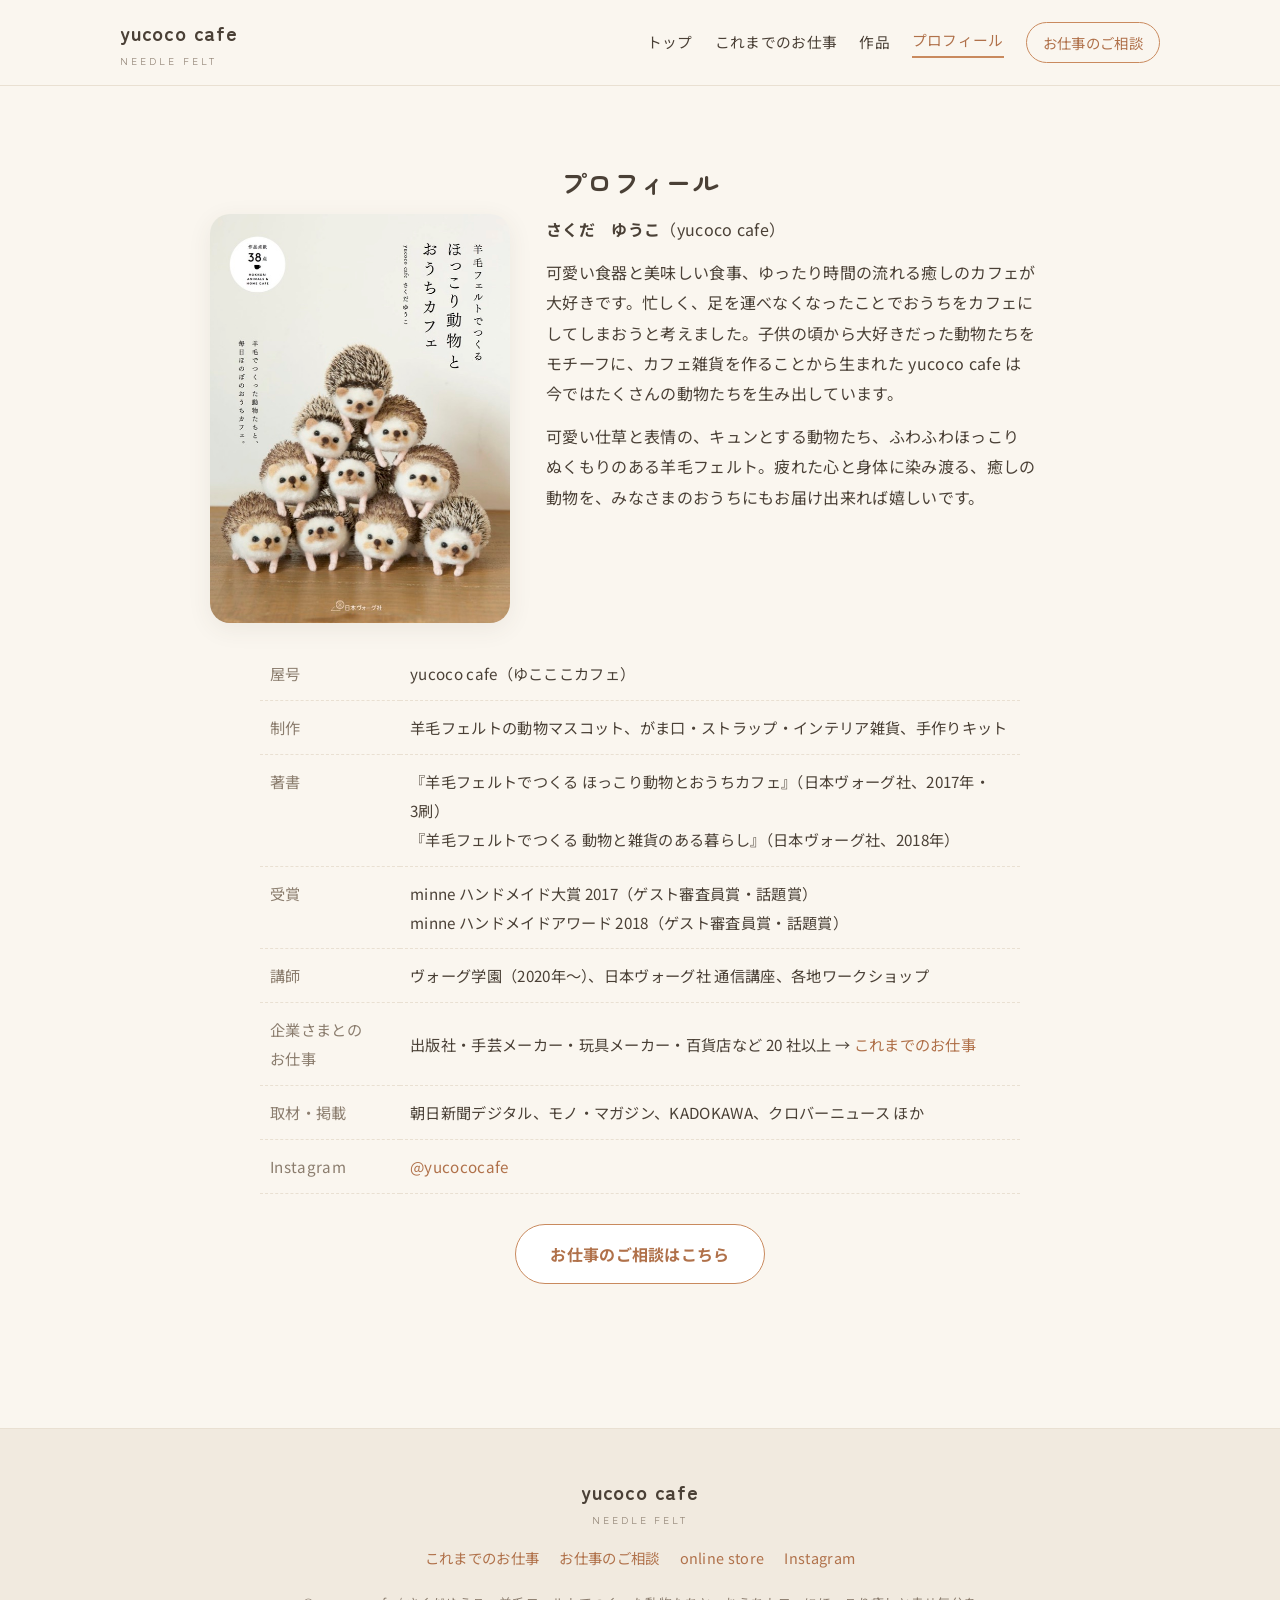
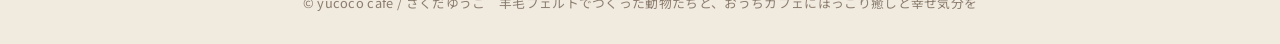
<file: c/profile.html>
<!DOCTYPE html>
<html lang="ja">
<head>
<meta charset="UTF-8">
<meta name="viewport" content="width=device-width, initial-scale=1">
<title>プロフィール | 羊毛フェルト yucoco cafe さくだゆうこ</title>
<meta name="description" content="羊毛フェルト作家 さくだゆうこ（yucoco cafe）のプロフィール。著書、受賞、講師、掲載などの活動をまとめています。">
<link rel="preconnect" href="https://fonts.googleapis.com">
<link href="https://fonts.googleapis.com/css2?family=Zen+Maru+Gothic:wght@400;700&family=Noto+Sans+JP:wght@400;700&display=swap" rel="stylesheet">
<link rel="stylesheet" href="../assets/style.css">
<link rel="stylesheet" href="assets/c.css">
</head>
<body>
<header class="site-header">
  <div class="inner">
    <a href="index.html" class="wordmark">yucoco cafe<small>NEEDLE FELT</small></a>
    <nav class="nav">
      <a href="index.html">トップ</a>
      <a href="oshigoto.html">これまでのお仕事</a>
      <a href="gallery.html">作品</a>
      <a href="profile.html" class="current">プロフィール</a>
      <a href="contact.html" class="btn-consult">お仕事のご相談</a>
    </nav>
  </div>
</header>
<main>
  <section class="section">
    <h1 class="section-title">プロフィール</h1>
    <div class="profile">
      <div class="profile-img"><img src="../assets/img/profile.jpg" alt="著書『羊毛フェルトでつくる ほっこり動物とおうちカフェ』の表紙" width="600" height="800"></div>
      <div class="profile-text">
        <p><strong>さくだ　ゆうこ</strong>（yucoco cafe）</p>
        <p>可愛い食器と美味しい食事、ゆったり時間の流れる癒しのカフェが大好きです。忙しく、足を運べなくなったことでおうちをカフェにしてしまおうと考えました。子供の頃から大好きだった動物たちをモチーフに、カフェ雑貨を作ることから生まれた yucoco cafe は今ではたくさんの動物たちを生み出しています。</p>
        <p>可愛い仕草と表情の、キュンとする動物たち、ふわふわほっこりぬくもりのある羊毛フェルト。疲れた心と身体に染み渡る、癒しの動物を、みなさまのおうちにもお届け出来れば嬉しいです。</p>
      </div>
    </div>

    <table class="facts-table">
      <tr><th>屋号</th><td>yucoco cafe（ゆこここカフェ）</td></tr>
      <tr><th>制作</th><td>羊毛フェルトの動物マスコット、がま口・ストラップ・インテリア雑貨、手作りキット</td></tr>
      <tr><th>著書</th><td>『羊毛フェルトでつくる ほっこり動物とおうちカフェ』（日本ヴォーグ社、2017年・3刷）<br>『羊毛フェルトでつくる 動物と雑貨のある暮らし』（日本ヴォーグ社、2018年）</td></tr>
      <tr><th>受賞</th><td>minne ハンドメイド大賞 2017（ゲスト審査員賞・話題賞）<br>minne ハンドメイドアワード 2018（ゲスト審査員賞・話題賞）</td></tr>
      <tr><th>講師</th><td>ヴォーグ学園（2020年〜）、日本ヴォーグ社 通信講座、各地ワークショップ</td></tr>
      <tr><th>企業さまとのお仕事</th><td>出版社・手芸メーカー・玩具メーカー・百貨店など 20 社以上 → <a href="oshigoto.html">これまでのお仕事</a></td></tr>
      <tr><th>取材・掲載</th><td>朝日新聞デジタル、モノ・マガジン、KADOKAWA、クロバーニュース ほか</td></tr>
      <tr><th>Instagram</th><td><a href="https://www.instagram.com/yucococafe/" target="_blank" rel="noopener">@yucococafe</a></td></tr>
    </table>
    <p class="more"><a class="btn ghost" href="contact.html">お仕事のご相談はこちら</a></p>
  </section>
</main>
<footer class="site-footer">
  <div class="inner">
    <div class="wordmark">yucoco cafe<small>NEEDLE FELT</small></div>
    <div class="links">
      <a href="oshigoto.html">これまでのお仕事</a>
      <a href="contact.html">お仕事のご相談</a>
      <a href="https://store.yucococafe.jp">online store</a>
      <a href="https://www.instagram.com/yucococafe/">Instagram</a>
    </div>
    <p class="copy">© yucoco cafe / さくだゆうこ　羊毛フェルトでつくった動物たちと、おうちカフェにほっこり癒しと幸せ気分を</p>
  </div>
</footer>
</body>
</html>
</file>
<file: assets/style.css>
/* yucoco cafe — design system (2026-07-29, AD: Fable5)
   コンセプト: 生成りの紙にのせた羊毛のぬくもり。余白で「ほっこり」を作る */

:root {
  --cream: #FAF6EF;      /* ページ背景: 生成り */
  --paper: #FFFFFF;      /* カード */
  --ink: #4A4036;        /* 本文: 黒でなく焦げ茶 */
  --soft: #8B7D6E;       /* 補助テキスト */
  --accent: #C98A5E;     /* テラコッタ: フェルトの暖色 */
  --accent-deep: #B0714A;
  --accent-soft: #F4E9DC; /* セクション帯 */
  --line: #E9E0D2;
  --radius: 20px;
  --shadow: 0 6px 24px rgba(74, 64, 54, 0.08);
  --maxw: 1080px;
}

* { margin: 0; padding: 0; box-sizing: border-box; }
html { scroll-behavior: smooth; }
body {
  font-family: "Noto Sans JP", "Hiragino Kaku Gothic ProN", sans-serif;
  background: var(--cream);
  color: var(--ink);
  line-height: 1.9;
  letter-spacing: 0.02em;
  font-size: 16px;
}
h1, h2, h3, .wordmark { font-family: "Zen Maru Gothic", "Noto Sans JP", sans-serif; font-weight: 700; }
img { max-width: 100%; display: block; }
a { color: var(--accent-deep); text-decoration: none; }
a:hover { opacity: 0.85; }

/* ---------- ヘッダー ---------- */
.site-header {
  position: sticky; top: 0; z-index: 50;
  background: rgba(250, 246, 239, 0.92);
  backdrop-filter: blur(8px);
  border-bottom: 1px solid var(--line);
}
.site-header .inner {
  max-width: var(--maxw); margin: 0 auto; padding: 14px 20px;
  display: flex; align-items: center; justify-content: space-between; gap: 16px;
}
.wordmark { font-size: 1.25rem; color: var(--ink); letter-spacing: 0.04em; }
.wordmark small { display: block; font-size: 0.62rem; font-weight: 400; color: var(--soft); letter-spacing: 0.3em; }
.nav { display: flex; gap: 22px; align-items: center; flex-wrap: wrap; }
.nav a { color: var(--ink); font-size: 0.92rem; }
.nav a.current { color: var(--accent-deep); border-bottom: 2px solid var(--accent); padding-bottom: 2px; }
.nav .btn-store { background: var(--accent); color: #fff; padding: 8px 18px; border-radius: 999px; font-size: 0.9rem; }
.nav-toggle { display: none; }

/* ---------- 共通パーツ ---------- */
.section { max-width: var(--maxw); margin: 0 auto; padding: 72px 20px; }
.section.tinted { max-width: none; background: var(--accent-soft); }
.section.tinted > .inner { max-width: var(--maxw); margin: 0 auto; padding: 0 20px; }
.section-title { font-size: 1.6rem; text-align: center; margin-bottom: 8px; }
.section-lead { text-align: center; color: var(--soft); margin-bottom: 40px; font-size: 0.95rem; }
.btn {
  display: inline-block; background: var(--accent); color: #fff;
  padding: 14px 34px; border-radius: 999px; font-weight: 700; font-size: 1rem;
  box-shadow: var(--shadow); border: none; cursor: pointer;
}
.btn:hover { background: var(--accent-deep); opacity: 1; }
.btn.ghost { background: var(--paper); color: var(--accent-deep); border: 1.5px solid var(--accent); box-shadow: none; }
.card { background: var(--paper); border-radius: var(--radius); box-shadow: var(--shadow); overflow: hidden; }

/* ---------- ヒーロー ---------- */
.hero { max-width: var(--maxw); margin: 0 auto; padding: 28px 20px 0; }
.hero-img { border-radius: var(--radius); overflow: hidden; box-shadow: var(--shadow); }
.hero-img img { width: 100%; height: min(62vh, 560px); object-fit: cover; }
.hero-copy { text-align: center; padding: 36px 20px 8px; }
.hero-copy h1 { font-size: clamp(1.25rem, 3.4vw, 1.8rem); line-height: 2; }
.hero-copy p { color: var(--soft); margin-top: 10px; font-size: 0.95rem; }
.hero-cta { display: flex; gap: 16px; justify-content: center; flex-wrap: wrap; padding: 26px 20px 0; }

/* ---------- グリッド ---------- */
.grid { display: grid; gap: 20px; }
.grid.cols-3 { grid-template-columns: repeat(3, 1fr); }
.grid.cols-4 { grid-template-columns: repeat(4, 1fr); }
.tile { border-radius: var(--radius); overflow: hidden; position: relative; box-shadow: var(--shadow); background: var(--paper); }
.tile img { width: 100%; aspect-ratio: 1 / 1; object-fit: cover; transition: transform 0.35s ease; cursor: zoom-in; }
.tile:hover img { transform: scale(1.04); }
.tile .cap {
  position: absolute; left: 0; right: 0; bottom: 0;
  background: linear-gradient(transparent, rgba(74,64,54,0.65));
  color: #fff; padding: 28px 14px 10px; font-size: 0.9rem; font-family: "Zen Maru Gothic", sans-serif;
}

/* ---------- works 年表 ---------- */
.timeline { max-width: 760px; margin: 0 auto; }
.timeline-item { display: grid; grid-template-columns: 110px 1fr; gap: 18px; padding: 22px 0; border-bottom: 1px dashed var(--line); }
.timeline-item .year { color: var(--accent-deep); font-weight: 700; font-family: "Zen Maru Gothic", sans-serif; }
.timeline-item h3 { font-size: 1.02rem; margin-bottom: 4px; }
.timeline-item p { font-size: 0.92rem; color: var(--soft); }
.badge { display: inline-block; background: var(--accent-soft); color: var(--accent-deep); border-radius: 999px; padding: 2px 12px; font-size: 0.78rem; margin-right: 8px; }

/* ---------- profile ---------- */
.profile-wrap { display: grid; grid-template-columns: 300px 1fr; gap: 40px; align-items: start; max-width: 900px; margin: 0 auto; }
.profile-wrap .photo { border-radius: var(--radius); overflow: hidden; box-shadow: var(--shadow); }

/* ---------- フォーム ---------- */
.form { max-width: 560px; margin: 0 auto; display: grid; gap: 18px; }
.form label { font-weight: 700; font-size: 0.92rem; }
.form input, .form textarea {
  width: 100%; padding: 13px 16px; border: 1.5px solid var(--line); border-radius: 12px;
  background: var(--paper); font: inherit; color: var(--ink); margin-top: 6px;
}
.form input:focus, .form textarea:focus { outline: 2px solid var(--accent); border-color: transparent; }
.form-note { font-size: 0.85rem; color: var(--soft); }

/* ---------- ライトボックス ---------- */
.lb { position: fixed; inset: 0; background: rgba(40, 33, 27, 0.92); display: none; z-index: 100; }
.lb.open { display: flex; align-items: center; justify-content: center; }
.lb img { max-width: 92vw; max-height: 84vh; object-fit: contain; border-radius: 8px; }
.lb .lb-close { position: absolute; top: 18px; right: 22px; color: #fff; font-size: 2rem; background: none; border: none; cursor: pointer; }
.lb .lb-prev, .lb .lb-next {
  position: absolute; top: 50%; transform: translateY(-50%);
  color: #fff; font-size: 2.4rem; background: none; border: none; cursor: pointer; padding: 20px;
}
.lb .lb-prev { left: 4px; } .lb .lb-next { right: 4px; }
.lb .lb-count { position: absolute; bottom: 18px; left: 50%; transform: translateX(-50%); color: #fff; font-size: 0.9rem; }

/* ---------- フッター ---------- */
.site-footer { background: #F1EADF; border-top: 1px solid var(--line); margin-top: 72px; }
.site-footer .inner { max-width: var(--maxw); margin: 0 auto; padding: 44px 20px 28px; text-align: center; }
.site-footer .links { display: flex; gap: 20px; justify-content: center; flex-wrap: wrap; margin: 14px 0 20px; font-size: 0.9rem; }
.site-footer .copy { color: var(--soft); font-size: 0.8rem; }

/* PC 限定改行 */
.only-pc { display: inline; }

/* ライトボックス表示中は背面スクロールを止める */
body.lb-open { overflow: hidden; }

/* ---------- レスポンシブ ---------- */
@media (max-width: 767px) {
  .section { padding: 52px 18px; }
  .grid.cols-3, .grid.cols-4 { grid-template-columns: repeat(2, 1fr); gap: 12px; }
  .profile-wrap { grid-template-columns: 1fr; }
  .timeline-item { grid-template-columns: 1fr; gap: 4px; }
  .hero-img img { height: 46vh; }
  /* ヘッダー圧迫対策: ワードマーク小さく・store ピルは非表示 (CTA はヒーローとフッターにある) */
  .site-header .inner { flex-direction: column; gap: 6px; padding: 10px 14px; }
  .wordmark { font-size: 1.05rem; }
  .wordmark small { display: none; }
  .nav { gap: 12px; justify-content: center; }
  .nav a { font-size: 0.86rem; }
  .nav .btn-store { display: none; }
  /* 見出しの意図しない多段折返し防止 */
  .hero-copy h1 br { display: none; }
  .only-pc { display: none; }
}

/* ---------- 行末の孤立文字 (1〜3文字だけの最終行) 対策 / 年表の同一年まとめ ---------- */
h1, h2, h3 { text-wrap: balance; }
p, li, figcaption, .section-lead, .cap { text-wrap: pretty; }
body { word-break: auto-phrase; }
.sr-only { position: absolute; width: 1px; height: 1px; overflow: hidden; clip: rect(0 0 0 0); white-space: nowrap; }
.timeline-item .year.is-repeat { visibility: hidden; }

/* キット写真のキャプションは 1 行に収める / 年表「その他」の間隔 */
.kit-grid .tile .cap { white-space: nowrap; overflow: hidden; text-overflow: ellipsis; }
.timeline-item.other-start { margin-top: 40px; border-top: 1px dashed var(--line); padding-top: 30px; }
@media (max-width: 767px) {
  .kit-grid .tile .cap { font-size: 0.72rem; padding: 22px 8px 8px; }
  .timeline-item.other-start { margin-top: 28px; padding-top: 22px; }
}

/* タイルのキャプション: 2 行になる時は均等に分ける (1 文字だけの行を防ぐ) */
.tile .cap { text-wrap: balance; }

/* スマホ: タイルのキャプションを少し小さく・余白を詰めて 1 文字だけの行を防ぐ / 短いリンクは折り返さない */
@media (max-width: 767px) {
  .tile .cap { font-size: 0.78rem; padding: 22px 10px 8px; }
}
.shop-card .shop-link a, .more a { white-space: nowrap; }

/* ヒーローのブランド表示 / 販路 2 列 */
.hero-img { position: relative; }
.hero-brand { position: absolute; left: 22px; bottom: 20px; display: flex; flex-direction: column; gap: 2px;
  padding: 10px 16px; background: rgba(250,246,239,0.82); border-radius: 12px; backdrop-filter: blur(4px); -webkit-backdrop-filter: blur(4px); }
.hero-brand__name { font-family: "Zen Maru Gothic", sans-serif; font-weight: 700; font-size: 1.35rem; letter-spacing: 0.04em; color: var(--ink); line-height: 1.2; }
.hero-brand__sub { font-size: 0.72rem; letter-spacing: 0.12em; color: var(--soft); }
.grid.cols-2 { grid-template-columns: repeat(2, 1fr); }
.shop-grid { max-width: 760px; margin-left: auto; margin-right: auto; }
@media (max-width: 767px) {
  .hero-brand { left: 12px; bottom: 12px; padding: 8px 12px; }
  .hero-brand__name { font-size: 1.1rem; }
  .hero-brand__sub { font-size: 0.64rem; letter-spacing: 0.08em; }
  .grid.cols-2 { grid-template-columns: 1fr; }
}
</file>
<file: b/assets/style.css>
/* yucoco cafe — B案デザインシステム「静かなギャラリー」(2026-07-30, AD: Fable5)
   コンセプト: 美術館の白い空間に、一点ものの作品を展示する。
   余白は贅沢、言葉は少なく、写真は大きく。手しごとの気配を「静けさ」で伝える */

:root {
  --white: #FDFCF9;       /* 展示室の白 (わずかに温かい) */
  --paper: #FFFFFF;
  --ink: #2B2622;         /* 墨に近い焦げ茶 */
  --muted: #8A8178;
  --bronze: #A3875C;      /* アンティークゴールド: 唯一の彩り */
  --line: #E7E1D6;
  --maxw: 1040px;
  --serif: "Shippori Mincho", "Hiragino Mincho ProN", serif;
  --latin: "Cormorant Garamond", serif;
}

* { margin: 0; padding: 0; box-sizing: border-box; }
html { scroll-behavior: smooth; }
body {
  font-family: var(--serif);
  background: var(--white);
  color: var(--ink);
  line-height: 2.2;
  letter-spacing: 0.06em;
  font-size: 15px;
  font-weight: 400;
}
img { max-width: 100%; display: block; }
a { color: var(--ink); text-decoration: none; transition: opacity 0.3s; }
a:hover { opacity: 0.6; }

/* ---------- ヘッダー: 静かに、細く ---------- */
.site-header {
  position: sticky; top: 0; z-index: 50;
  background: rgba(253, 252, 249, 0.94);
  backdrop-filter: blur(10px);
  border-bottom: 1px solid var(--line);
}
.site-header .inner {
  max-width: var(--maxw); margin: 0 auto; padding: 20px;
  display: flex; align-items: center; justify-content: space-between; gap: 16px;
}
.wordmark {
  font-family: var(--latin); font-size: 1.3rem; font-weight: 500;
  letter-spacing: 0.35em; text-transform: lowercase; color: var(--ink);
}
.wordmark small { display: block; font-size: 0.55rem; letter-spacing: 0.5em; color: var(--muted); font-family: var(--serif); }
.nav { display: flex; gap: 28px; align-items: center; flex-wrap: wrap; }
.nav a { font-size: 0.82rem; letter-spacing: 0.18em; }
.nav a.current { color: var(--bronze); }
.nav .btn-store {
  border: 1px solid var(--ink); padding: 9px 22px; font-size: 0.78rem; letter-spacing: 0.22em;
  transition: all 0.3s;
}
.nav .btn-store:hover { background: var(--ink); color: var(--white); opacity: 1; }

/* ---------- 共通 ---------- */
.section { max-width: var(--maxw); margin: 0 auto; padding: 110px 24px; }
.section-title {
  text-align: center; margin-bottom: 12px;
  font-family: var(--latin); font-size: 1.9rem; font-weight: 500; letter-spacing: 0.3em;
}
.section-sub { text-align: center; color: var(--muted); font-size: 0.82rem; letter-spacing: 0.25em; margin-bottom: 64px; }
.rule { width: 40px; height: 1px; background: var(--bronze); margin: 26px auto; border: none; }
.btn {
  display: inline-block; border: 1px solid var(--ink); color: var(--ink);
  padding: 15px 52px; font-size: 0.86rem; letter-spacing: 0.28em;
  background: transparent; cursor: pointer; transition: all 0.35s;
}
.btn:hover { background: var(--ink); color: var(--white); opacity: 1; }
.btn.filled { background: var(--ink); color: var(--white); }
.btn.filled:hover { background: var(--bronze); border-color: var(--bronze); }

/* ---------- ヒーロー: 全幅の静寂 ---------- */
.hero { padding: 0; }
.hero-img { height: min(78vh, 720px); overflow: hidden; }
.hero-img img { width: 100%; height: 100%; object-fit: cover; }
.hero-copy { text-align: center; padding: 84px 24px 0; }
.hero-copy .en {
  font-family: var(--latin); font-size: 0.85rem; letter-spacing: 0.5em; color: var(--bronze);
  text-transform: uppercase; margin-bottom: 22px;
}
.hero-copy h1 {
  font-size: clamp(1.15rem, 2.6vw, 1.55rem); font-weight: 500; line-height: 2.4; letter-spacing: 0.14em;
}
.hero-copy .byline { color: var(--muted); margin-top: 26px; font-size: 0.85rem; letter-spacing: 0.2em; }
.hero-cta { display: flex; gap: 20px; justify-content: center; flex-wrap: wrap; padding: 56px 24px 0; }

/* ---------- 作品展示 ---------- */
.grid { display: grid; gap: 40px 28px; }
.grid.cols-3 { grid-template-columns: repeat(3, 1fr); }
.grid.cols-2 { grid-template-columns: repeat(2, 1fr); }
.piece { cursor: zoom-in; }
.piece figure { overflow: hidden; background: var(--paper); }
.piece img { width: 100%; aspect-ratio: 4 / 5; object-fit: cover; transition: transform 1.2s cubic-bezier(0.2, 0.6, 0.2, 1); }
.piece:hover img { transform: scale(1.045); }
.piece figcaption {
  margin-top: 14px; text-align: center; font-size: 0.8rem; color: var(--muted); letter-spacing: 0.16em;
}

/* 大判 1 点見せ */
.feature-piece { max-width: 760px; margin: 0 auto; }
.feature-piece img { width: 100%; }

/* ---------- works 年表 ---------- */
.timeline { max-width: 680px; margin: 0 auto; }
.timeline-item {
  display: grid; grid-template-columns: 96px 1fr; gap: 26px;
  padding: 30px 0; border-bottom: 1px solid var(--line);
}
.timeline-item .year { font-family: var(--latin); font-size: 1.05rem; color: var(--bronze); letter-spacing: 0.12em; }
.timeline-item h3 { font-size: 0.98rem; font-weight: 600; margin-bottom: 6px; letter-spacing: 0.08em; }
.timeline-item p { font-size: 0.86rem; color: var(--muted); }
.timeline-item a { border-bottom: 1px solid var(--line); }
.badge { display: inline-block; color: var(--bronze); border: 1px solid var(--line); padding: 1px 12px; font-size: 0.72rem; letter-spacing: 0.2em; margin-right: 10px; }

/* ---------- profile ---------- */
.profile-wrap { display: grid; grid-template-columns: 340px 1fr; gap: 64px; align-items: start; max-width: 920px; margin: 0 auto; }
.profile-wrap .photo img { width: 100%; }
.profile-wrap .lead { font-size: 1.02rem; line-height: 2.6; }
.sign { margin-top: 36px; font-family: var(--latin); letter-spacing: 0.3em; color: var(--muted); }

/* ---------- フォーム ---------- */
.form { max-width: 540px; margin: 0 auto; display: grid; gap: 26px; }
.form label { font-size: 0.84rem; letter-spacing: 0.2em; }
.form input, .form textarea {
  width: 100%; padding: 13px 4px; border: none; border-bottom: 1px solid var(--line);
  background: transparent; font: inherit; color: var(--ink); margin-top: 4px;
  border-radius: 0;
}
.form input:focus, .form textarea:focus { outline: none; border-bottom-color: var(--bronze); }
.form-note { font-size: 0.8rem; color: var(--muted); }

/* ---------- ライトボックス ---------- */
.lb { position: fixed; inset: 0; background: rgba(24, 21, 18, 0.95); display: none; z-index: 100; }
.lb.open { display: flex; align-items: center; justify-content: center; }
.lb img { max-width: 90vw; max-height: 82vh; object-fit: contain; }
.lb .lb-close { position: absolute; top: 20px; right: 26px; color: #fff; font-size: 1.7rem; background: none; border: none; cursor: pointer; font-family: var(--latin); }
.lb .lb-prev, .lb .lb-next { position: absolute; top: 50%; transform: translateY(-50%); color: #fff; font-size: 2rem; background: none; border: none; cursor: pointer; padding: 24px; font-family: var(--latin); }
.lb .lb-prev { left: 6px; } .lb .lb-next { right: 6px; }
.lb .lb-count { position: absolute; bottom: 22px; left: 50%; transform: translateX(-50%); color: #ccc; font-size: 0.8rem; font-family: var(--latin); letter-spacing: 0.2em; }
body.lb-open { overflow: hidden; }

/* ---------- スクロールで静かに現れる ----------
   html.js は reveal.js が付与。JS が動かない環境では素の表示のまま (安全側) */
html.js .reveal { opacity: 0; transform: translateY(24px); transition: opacity 1s ease, transform 1s ease; }
html.js .reveal.in { opacity: 1; transform: none; }
@media (prefers-reduced-motion: reduce) { html.js .reveal { opacity: 1; transform: none; transition: none; } }

/* ---------- フッター ---------- */
.site-footer { border-top: 1px solid var(--line); margin-top: 110px; }
.site-footer .inner { max-width: var(--maxw); margin: 0 auto; padding: 64px 24px 40px; text-align: center; }
.site-footer .links { display: flex; gap: 30px; justify-content: center; flex-wrap: wrap; margin: 20px 0 28px; font-size: 0.82rem; letter-spacing: 0.18em; }
.site-footer .copy { color: var(--muted); font-size: 0.74rem; letter-spacing: 0.12em; line-height: 2; }

/* ---------- レスポンシブ ---------- */
.only-pc { display: inline; }
@media (max-width: 767px) {
  .section { padding: 72px 20px; }
  .grid.cols-3 { grid-template-columns: repeat(2, 1fr); gap: 24px 14px; }
  .grid.cols-2 { grid-template-columns: 1fr; }
  .profile-wrap { grid-template-columns: 1fr; gap: 36px; }
  .timeline-item { grid-template-columns: 1fr; gap: 2px; }
  .hero-img { height: 56vh; }
  .hero-copy { padding-top: 56px; }
  .hero-copy h1 br { display: none; }
  .site-header .inner { flex-direction: column; gap: 8px; padding: 14px 16px; }
  .wordmark { font-size: 1.1rem; }
  .wordmark small { display: none; }
  .nav { gap: 16px; justify-content: center; }
  .nav a { font-size: 0.78rem; }
  .nav .btn-store { display: none; }
  .only-pc { display: none; }
}
</file>
<file: c/assets/c.css>
/* C案: 企業さま向け・落ち着いた構成 (A案 style.css の上に重ねる) */
.nav .btn-consult { border: 1.5px solid var(--accent); color: var(--accent-deep); padding: 6px 16px; border-radius: 999px; font-size: 0.9rem; }
.c-hero { max-width: var(--maxw); margin: 0 auto; padding: 44px 20px 10px; display: grid; grid-template-columns: 5fr 6fr; gap: 36px; align-items: center; }
.c-hero .photo img { width: 100%; height: auto; aspect-ratio: 4/3; object-fit: cover; border-radius: var(--radius); box-shadow: var(--shadow); }
.c-hero h1 { font-size: clamp(1.4rem, 2.6vw, 1.9rem); line-height: 1.7; }
.c-hero .name { color: var(--soft); font-size: 0.95rem; margin-top: 8px; }
.c-hero .intro { margin-top: 16px; font-size: 0.98rem; }
.c-hero .facts { display: flex; flex-wrap: wrap; gap: 8px 18px; margin-top: 16px; font-size: 0.88rem; color: var(--soft); }
.c-hero .facts span::before { content: "・"; color: var(--accent); }
.c-hero .links { display: flex; gap: 12px; flex-wrap: wrap; margin-top: 22px; }
.section-title.left { text-align: left; }
.section-lead.left { text-align: left; margin-left: 0; }
/* 企業さまとのお仕事カード */
.job-cards { display: grid; grid-template-columns: repeat(3, 1fr); gap: 20px; }
.job-card { background: var(--paper); border: 1px solid var(--line); border-radius: var(--radius); overflow: hidden; display: flex; flex-direction: column; text-decoration: none; color: var(--ink); box-shadow: var(--shadow); }
.job-card .pic { aspect-ratio: 4/3; overflow: hidden; background: var(--accent-soft); display: flex; align-items: center; justify-content: center; padding: 22px; text-align: center; }
.job-card .pic img { width: 100%; height: 100%; object-fit: cover; display: block; }
.job-card .pic .title-only { font-family: "Zen Maru Gothic", sans-serif; font-weight: 700; font-size: 1.05rem; line-height: 1.7; color: var(--accent-deep); }
.job-card .body { padding: 14px 16px 16px; }
.job-card .co { font-size: 0.8rem; color: var(--soft); letter-spacing: 0.04em; }
.job-card .co b { color: var(--ink); font-weight: 700; }
.job-card h3 { font-size: 1rem; margin-top: 4px; line-height: 1.6; }
.job-card p { font-size: 0.88rem; color: var(--soft); margin-top: 6px; }
/* お仕事の種類 */
.types { display: grid; grid-template-columns: repeat(2, 1fr); gap: 14px; }
.type { background: var(--paper); border: 1px solid var(--line); border-radius: var(--radius); padding: 18px 20px; }
.type h3 { font-size: 1rem; }
.type p { font-size: 0.9rem; color: var(--soft); margin-top: 6px; }
.type .ex { font-size: 0.82rem; color: var(--muted, #9a8f86); margin-top: 8px; }
/* 進め方 */
.steps { display: grid; grid-template-columns: repeat(4, 1fr); gap: 12px; counter-reset: s; }
.step { background: var(--paper); border: 1px solid var(--line); border-radius: var(--radius); padding: 16px 16px 14px; font-size: 0.9rem; }
.step::before { counter-increment: s; content: counter(s); display: inline-block; width: 26px; height: 26px; border-radius: 50%; background: var(--accent-soft); color: var(--accent-deep); text-align: center; line-height: 26px; font-weight: 700; margin-bottom: 8px; }
.step b { display: block; margin-bottom: 4px; }
.step-note { text-align: center; font-size: 0.88rem; color: var(--soft); margin-top: 16px; }
/* これまでのお仕事ページ */
.page-head { padding-bottom: 20px; }
.jump { display: flex; flex-wrap: wrap; gap: 8px; justify-content: center; margin-top: 18px; }
.jump a { font-size: 0.85rem; padding: 6px 14px; border: 1px solid var(--line); border-radius: 999px; background: var(--paper); color: var(--ink); text-decoration: none; }
.jobs { padding-top: 36px; padding-bottom: 20px; }
.job-list { list-style: none; padding: 0; margin: 22px auto 0; max-width: 820px; }
.job { display: grid; grid-template-columns: 76px 1fr; gap: 16px; padding: 16px 0; border-bottom: 1px dashed var(--line); }
.job-year { color: var(--accent-deep); font-weight: 700; font-family: "Zen Maru Gothic", sans-serif; }
.job h3 { font-size: 1rem; line-height: 1.6; }
.job p { font-size: 0.9rem; color: var(--soft); margin-top: 4px; }
.consult { text-align: center; }
/* プロフィール表 */
.facts-table { width: 100%; max-width: 760px; margin: 24px auto 0; border-collapse: collapse; font-size: 0.95rem; }
.facts-table th { width: 140px; text-align: left; color: var(--soft); font-weight: 400; padding: 12px 10px; border-bottom: 1px dashed var(--line); vertical-align: top; }
.facts-table td { padding: 12px 10px; border-bottom: 1px dashed var(--line); }
/* 個人のお客さま案内 */
.aside-note { background: var(--accent-soft); border-radius: var(--radius); padding: 18px 22px; font-size: 0.9rem; max-width: 720px; margin: 28px auto 0; }
@media (max-width: 767px) {
  .c-hero { grid-template-columns: 1fr; gap: 20px; padding-top: 24px; }
  .job-cards { grid-template-columns: 1fr 1fr; gap: 12px; }
  .job-card .pic .title-only { font-size: 0.92rem; }
  .job-card .body { padding: 10px 12px 12px; }
  .types { grid-template-columns: 1fr; }
  .steps { grid-template-columns: 1fr 1fr; }
  .job { grid-template-columns: 1fr; gap: 2px; }
  .facts-table th { width: 96px; }
}
/* A案のページ内 CSS に依存していた部分を C 案でも定義 */
.more { text-align: center; margin-top: 30px; }
.more a:not(.btn) { font-size: 0.95rem; font-family: "Zen Maru Gothic", sans-serif; }
.profile { display: grid; grid-template-columns: 300px 1fr; gap: 36px; align-items: start; max-width: 860px; margin: 0 auto; }
.profile-img img { width: 100%; height: auto; border-radius: var(--radius); box-shadow: var(--shadow); }
.profile-text p + p { margin-top: 12px; }
@media (max-width: 767px) { .profile { grid-template-columns: 1fr; gap: 18px; } .profile-img { max-width: 260px; margin: 0 auto; } }
</file>
